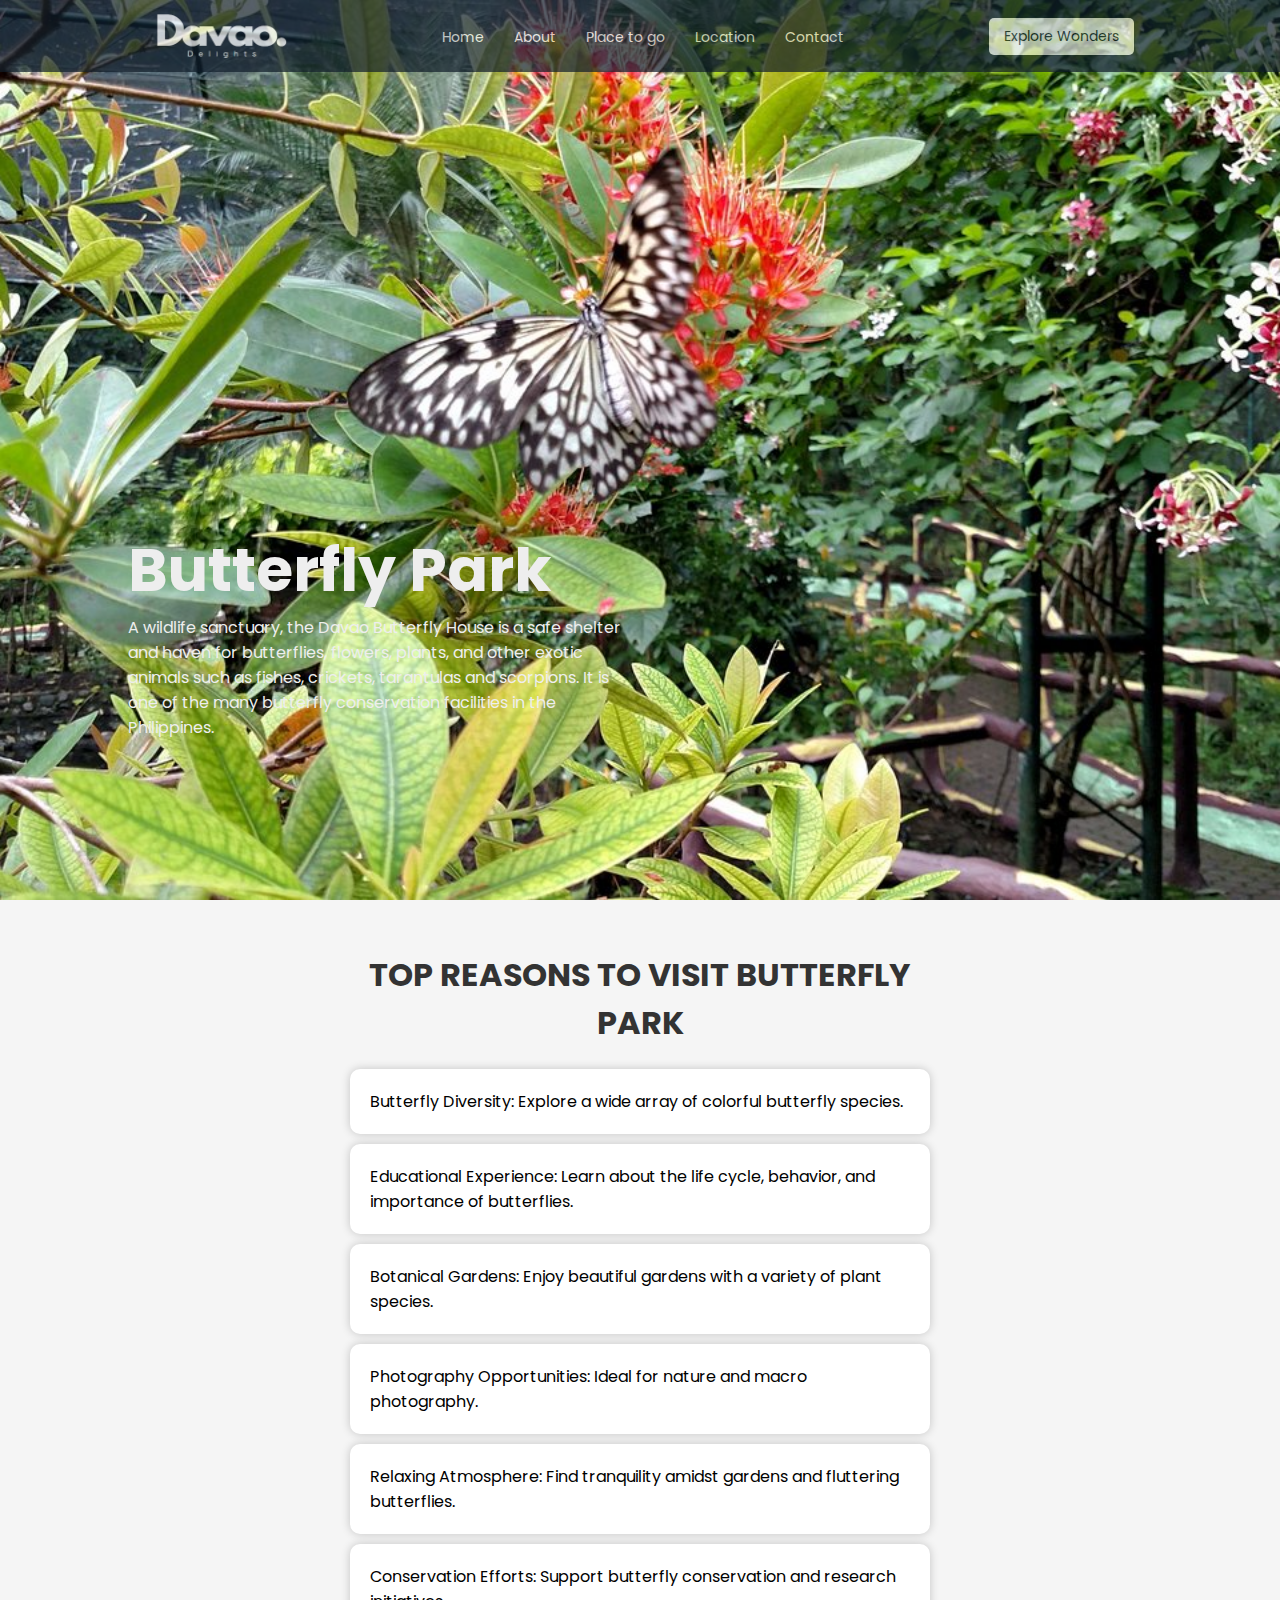
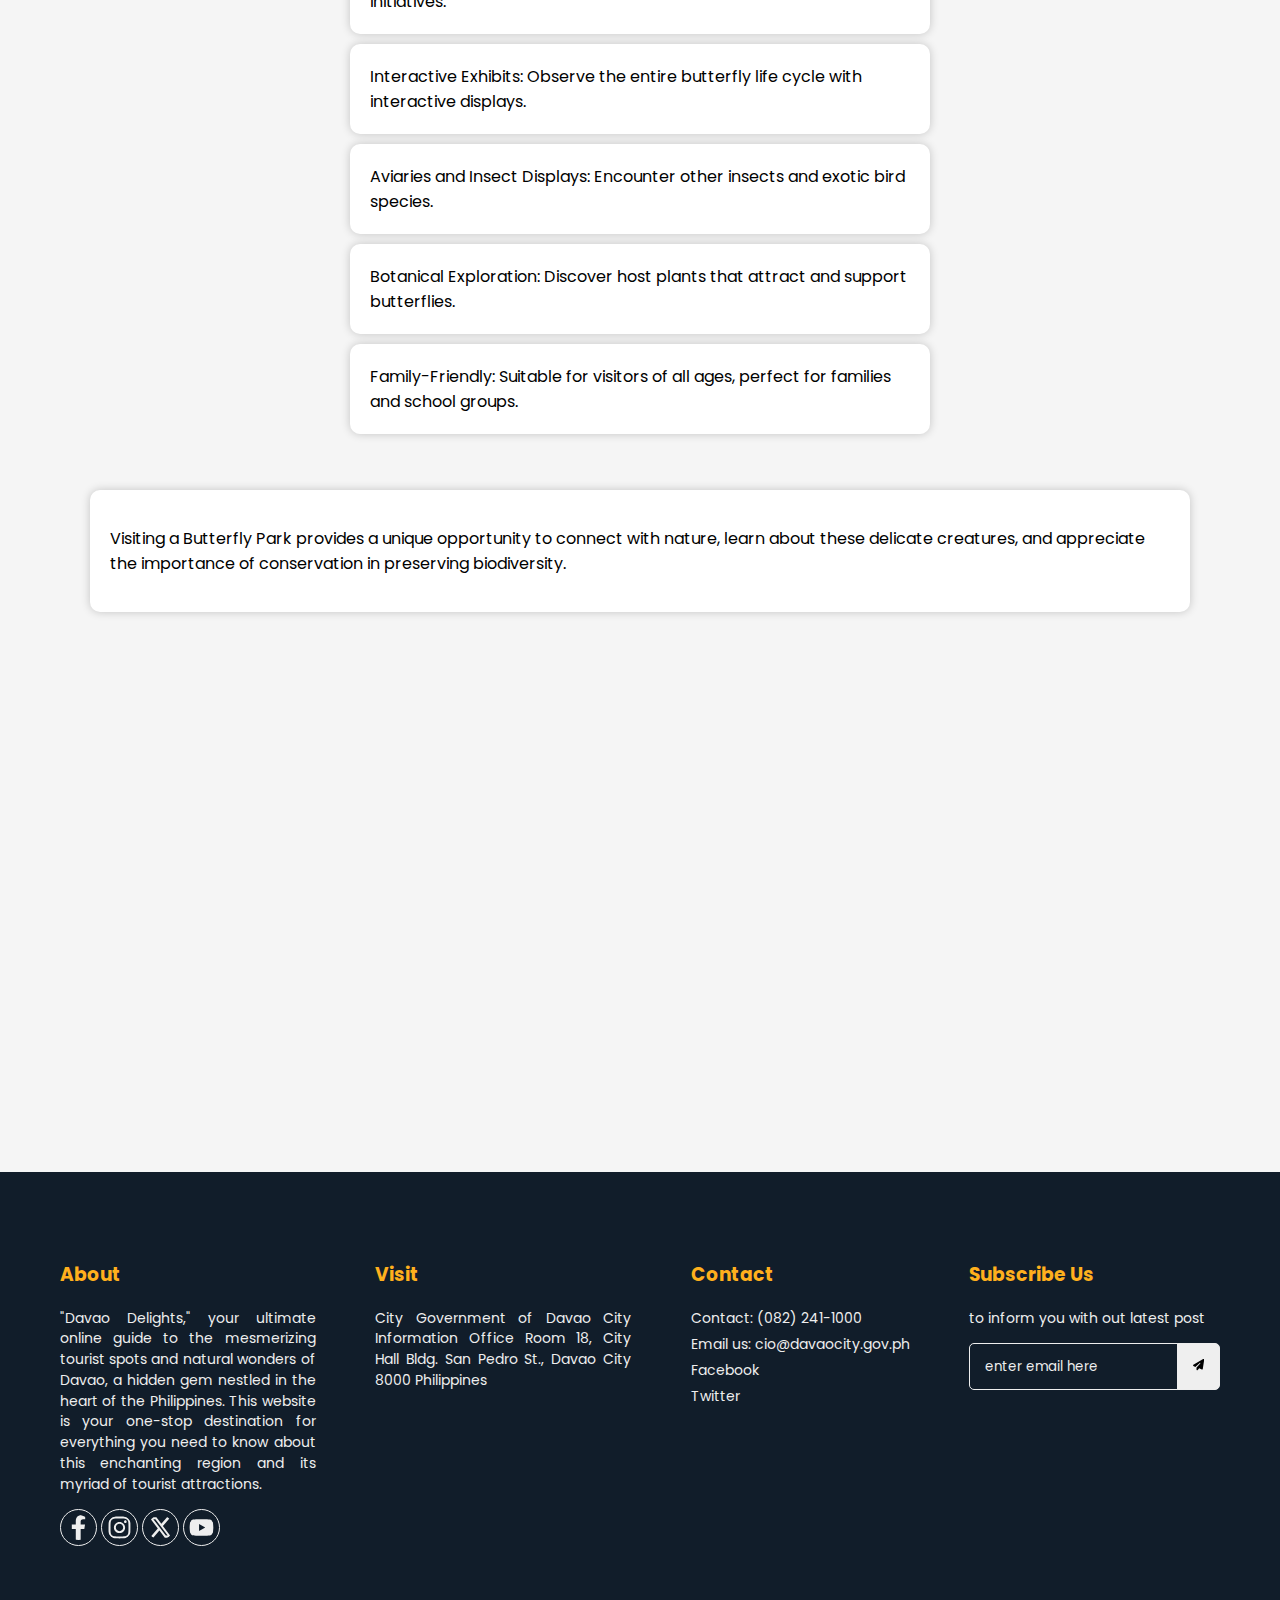
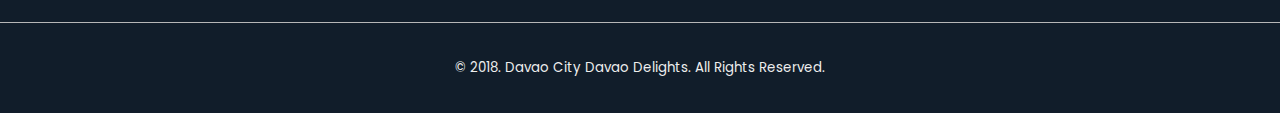
<file: components/butterfly.html>
<!DOCTYPE html>
<html lang="en">
<head>
    <meta charset="UTF-8">
    <meta name="viewport" content="width=device-width, initial-scale=1.0">
    <title>Davao Delights</title>
    <link rel="stylesheet" href="butterfly.css">
</head>
<body>
    <header>
        <nav>
            <img src="/img/logo.png" alt="logo">
            <ul>
                <li><a href="/index.html">Home</a></li>
                <li><a href="/index.html">About</a></li>
                <div class="dropdown">
                    <li>
                        <a href="#">Place to go</a>
                        <div class="dropdown-content">
                            <div>
                                <a href="/components/mountapo.html">Mount Apo</a>
                            </div>
                            <div>
                                <a href="/components/samal.html">Samal Island</a>
                            </div>
                            <div>
                                <a href="/components/dahican.html">Dahican Beach</a>
                            </div>
                            <div>
                                <a href="/components/dinosaur.html">Sleeping Dinosaur</a>
                            </div>
                            <div>
                                <a href="/components/riverfront.html">Riverfront Crocodile Park</a>
                            </div>
                            <div>
                                <a href="/components/tamayong.html">Tamayong Prayer Mountain</a>
                            </div>
                            <div>
                                <a href="/components/panas.html">Panas Falls</a>
                            </div>
                            <div>
                                <a href="/components/butterfly.html">Butterfly Park</a>
                            </div>
                            <div>
                                <a href="/components/japanese.html">Japanese Tunnel</a>
                            </div>
                            <div>
                                <a href="/components/eden.html">Eden Nature Park</a>
                            </div>
                            <div>
                                <a href="/components/eagle.html">Philippine Eagle Center</a>
                            </div>
                            <div>
                                <a href="/components/jack.html">Jack Ridge</a>
                            </div>
                            
                        </div>
                    </li>
                </div>
                <li><a href="/Ladingpage.html">Location</a></li>
                <li><a href="#footer">Contact</a></li>
            </ul>
            <button><a href="/components/explore.html">Explore Wonders</a></button>
        </nav>
    </header>

    <main class="child-cont">
        <div class="main-mother">
            <div class="main-cont">
                <h1>Butterfly Park</h1>
                <p>A wildlife sanctuary, the Davao Butterfly House is a safe shelter and haven for butterflies, flowers, plants, and other exotic animals such as fishes, crickets, tarantulas and scorpions. It is one of the many butterfly conservation facilities in the Philippines.</p>
            </div>
        </div>
    </main>
</section>

    <div class="all-contents">
        <section class="supporting">
            <div class="container">
                <h1>Top Reasons to Visit Butterfly Park</h1>
                <ul class="reasons-list">
                    <li>Butterfly Diversity: Explore a wide array of colorful butterfly species.</li>
                    <li>Educational Experience: Learn about the life cycle, behavior, and importance of butterflies.</li>
                    <li>Botanical Gardens: Enjoy beautiful gardens with a variety of plant species.</li>
                    <li>Photography Opportunities: Ideal for nature and macro photography.</li>
                    <li>Relaxing Atmosphere: Find tranquility amidst gardens and fluttering butterflies.</li>
                    <li>Conservation Efforts: Support butterfly conservation and research initiatives.</li>
                    <li>Interactive Exhibits: Observe the entire butterfly life cycle with interactive displays.</li>
                    <li>Aviaries and Insect Displays: Encounter other insects and exotic bird species.</li>
                    <li>Botanical Exploration: Discover host plants that attract and support butterflies.</li>
                    <li>Family-Friendly: Suitable for visitors of all ages, perfect for families and school groups.</li>
                </ul>
            </div>

            <div class="paragraph-box">
                <p>Visiting a Butterfly Park provides a unique opportunity to connect with nature, learn about these delicate creatures, and appreciate the importance of conservation in preserving biodiversity.</p>
            </div>
        </section>
    </div>

    <section id="location">
        <div class="location-iframe" style="width: 100%">
            <iframe width="100%" height="600" frameborder="0" scrolling="no" marginheight="0" marginwidth="0" src="https://maps.google.com/maps?width=100%25&amp;height=600&amp;hl=en&amp;q=butterfly%20garden%20davao+(My%20Business%20Name)&amp;t=&amp;z=14&amp;ie=UTF8&amp;iwloc=B&amp;output=embed"><a href="https://www.maps.ie/population/">Find Population on Map</a></iframe>
        </div>
    </section>

       <!-- Footer -->
       <footer id="footer">
        <div class="footer-contents">
            <div class="footer-title">
                <h3>About</h3>
                <p> "Davao Delights," your ultimate online guide to the mesmerizing tourist spots and natural wonders of Davao, a hidden gem nestled in the heart of the Philippines. This website is your one-stop destination for everything you need to know about this enchanting region and its myriad of tourist attractions. </p>
                <div class="icons">
                    <svg xmlns="http://www.w3.org/2000/svg" height="1em" viewBox="0 0 320 512">
                        <path d="M279.14 288l14.22-92.66h-88.91v-60.13c0-25.35 12.42-50.06 52.24-50.06h40.42V6.26S260.43 0 225.36 0c-73.22 0-121.08 44.38-121.08 124.72v70.62H22.89V288h81.39v224h100.17V288" fill="#eeeeee" />
                    </svg>
                    <svg xmlns="http://www.w3.org/2000/svg" height="1em" viewBox="0 0 448 512"><!--! Font Awesome Free 6.4.2 by @fontawesome - https://fontawesome.com License - https://fontawesome.com/license (Commercial License) Copyright 2023 Fonticons, Inc. -->
                        <path d="M224.1 141c-63.6 0-114.9 51.3-114.9 114.9s51.3 114.9 114.9 114.9S339 319.5 339 255.9 287.7 141 224.1 141zm0 189.6c-41.1 0-74.7-33.5-74.7-74.7s33.5-74.7 74.7-74.7 74.7 33.5 74.7 74.7-33.6 74.7-74.7 74.7zm146.4-194.3c0 14.9-12 26.8-26.8 26.8-14.9 0-26.8-12-26.8-26.8s12-26.8 26.8-26.8 26.8 12 26.8 26.8zm76.1 27.2c-1.7-35.9-9.9-67.7-36.2-93.9-26.2-26.2-58-34.4-93.9-36.2-37-2.1-147.9-2.1-184.9 0-35.8 1.7-67.6 9.9-93.9 36.1s-34.4 58-36.2 93.9c-2.1 37-2.1 147.9 0 184.9 1.7 35.9 9.9 67.7 36.2 93.9s58 34.4 93.9 36.2c37 2.1 147.9 2.1 184.9 0 35.9-1.7 67.7-9.9 93.9-36.2 26.2-26.2 34.4-58 36.2-93.9 2.1-37 2.1-147.8 0-184.8zM398.8 388c-7.8 19.6-22.9 34.7-42.6 42.6-29.5 11.7-99.5 9-132.1 9s-102.7 2.6-132.1-9c-19.6-7.8-34.7-22.9-42.6-42.6-11.7-29.5-9-99.5-9-132.1s-2.6-102.7 9-132.1c7.8-19.6 22.9-34.7 42.6-42.6 29.5-11.7 99.5-9 132.1-9s102.7-2.6 132.1 9c19.6 7.8 34.7 22.9 42.6 42.6 11.7 29.5 9 99.5 9 132.1s2.7 102.7-9 132.1z" fill="#eeeeee"/>
                    </svg>
                    <svg xmlns="http://www.w3.org/2000/svg" height="1em" viewBox="0 0 512 512">
                        <path d="M389.2 48h70.6L305.6 224.2 487 464H345L233.7 318.6 106.5 464H35.8L200.7 275.5 26.8 48H172.4L272.9 180.9 389.2 48zM364.4 421.8h39.1L151.1 88h-42L364.4 421.8" fill="#eeeeee" />
                    </svg>
                    <svg xmlns="http://www.w3.org/2000/svg" height="1em" viewBox="0 0 576 512">
                        <path d="M549.655 124.083c-6.281-23.65-24.787-42.276-48.284-48.597C458.781 64 288 64 288 64S117.22 64 74.629 75.486c-23.497 6.322-42.003 24.947-48.284 48.597-11.412 42.867-11.412 132.305-11.412 132.305s0 89.438 11.412 132.305c6.281 23.65 24.787 41.5 48.284 47.821C117.22 448 288 448 288 448s170.78 0 213.371-11.486c23.497-6.321 42.003-24.171 48.284-47.821 11.412-42.867 11.412-132.305 11.412-132.305s0-89.438-11.412-132.305zm-317.51 213.508V175.185l142.739 81.205-142.739 81.201" fill="#eeeeee" />
                    </svg>
                    
                </div>
            </div>
        
            <div class="visit">
                <h3>Visit</h3>
                <p>City Government of Davao
                City Information Office
                Room 18, City Hall Bldg.
                San Pedro St., Davao City
                8000 Philippines</p>
            </div>
        
            <div class="contact">
                <h3>Contact</h3>
                <ul>
                    <li>Contact: (082) 241-1000</li> 
                    <li>Email us: cio@davaocity.gov.ph</li>
                    <li><a href="#www.facebook.com/davaocityreports">Facebook</a></li>
                    <li><a href="#www.facebook.com/davaocityreports">Twitter</a></li>
                </ul>
            </div>
        
            <div class="contact">
                <h3>Subscribe Us</h3>
                <p>to inform you with out latest post</p>
                <form class="inputs">
                    <input type="email" id="email" name="email" placeholder="enter email here" required>
                    <button><svg xmlns="http://www.w3.org/2000/svg" height="0.7rem" viewBox="0 0 512 512"><!--! Font Awesome Free 6.4.2 by @fontawesome - https://fontawesome.com License - https://fontawesome.com/license (Commercial License) Copyright 2023 Fonticons, Inc. --><path d="M498.1 5.6c10.1 7 15.4 19.1 13.5 31.2l-64 416c-1.5 9.7-7.4 18.2-16 23s-18.9 5.4-28 1.6L284 427.7l-68.5 74.1c-8.9 9.7-22.9 12.9-35.2 8.1S160 493.2 160 480V396.4c0-4 1.5-7.8 4.2-10.7L331.8 202.8c5.8-6.3 5.6-16-.4-22s-15.7-6.4-22-.7L106 360.8 17.7 316.6C7.1 311.3 .3 300.7 0 288.9s5.9-22.8 16.1-28.7l448-256c10.7-6.1 23.9-5.5 34 1.4z"/></svg></button>
                </form>
            </div>
        </div>
    </footer>
        
        <div class="lis">
        <small>© 2018. Davao City Davao Delights. All Rights Reserved.</small>
        </div>			

            <script src="/script.js"></script>
</body>
</html>
</file>
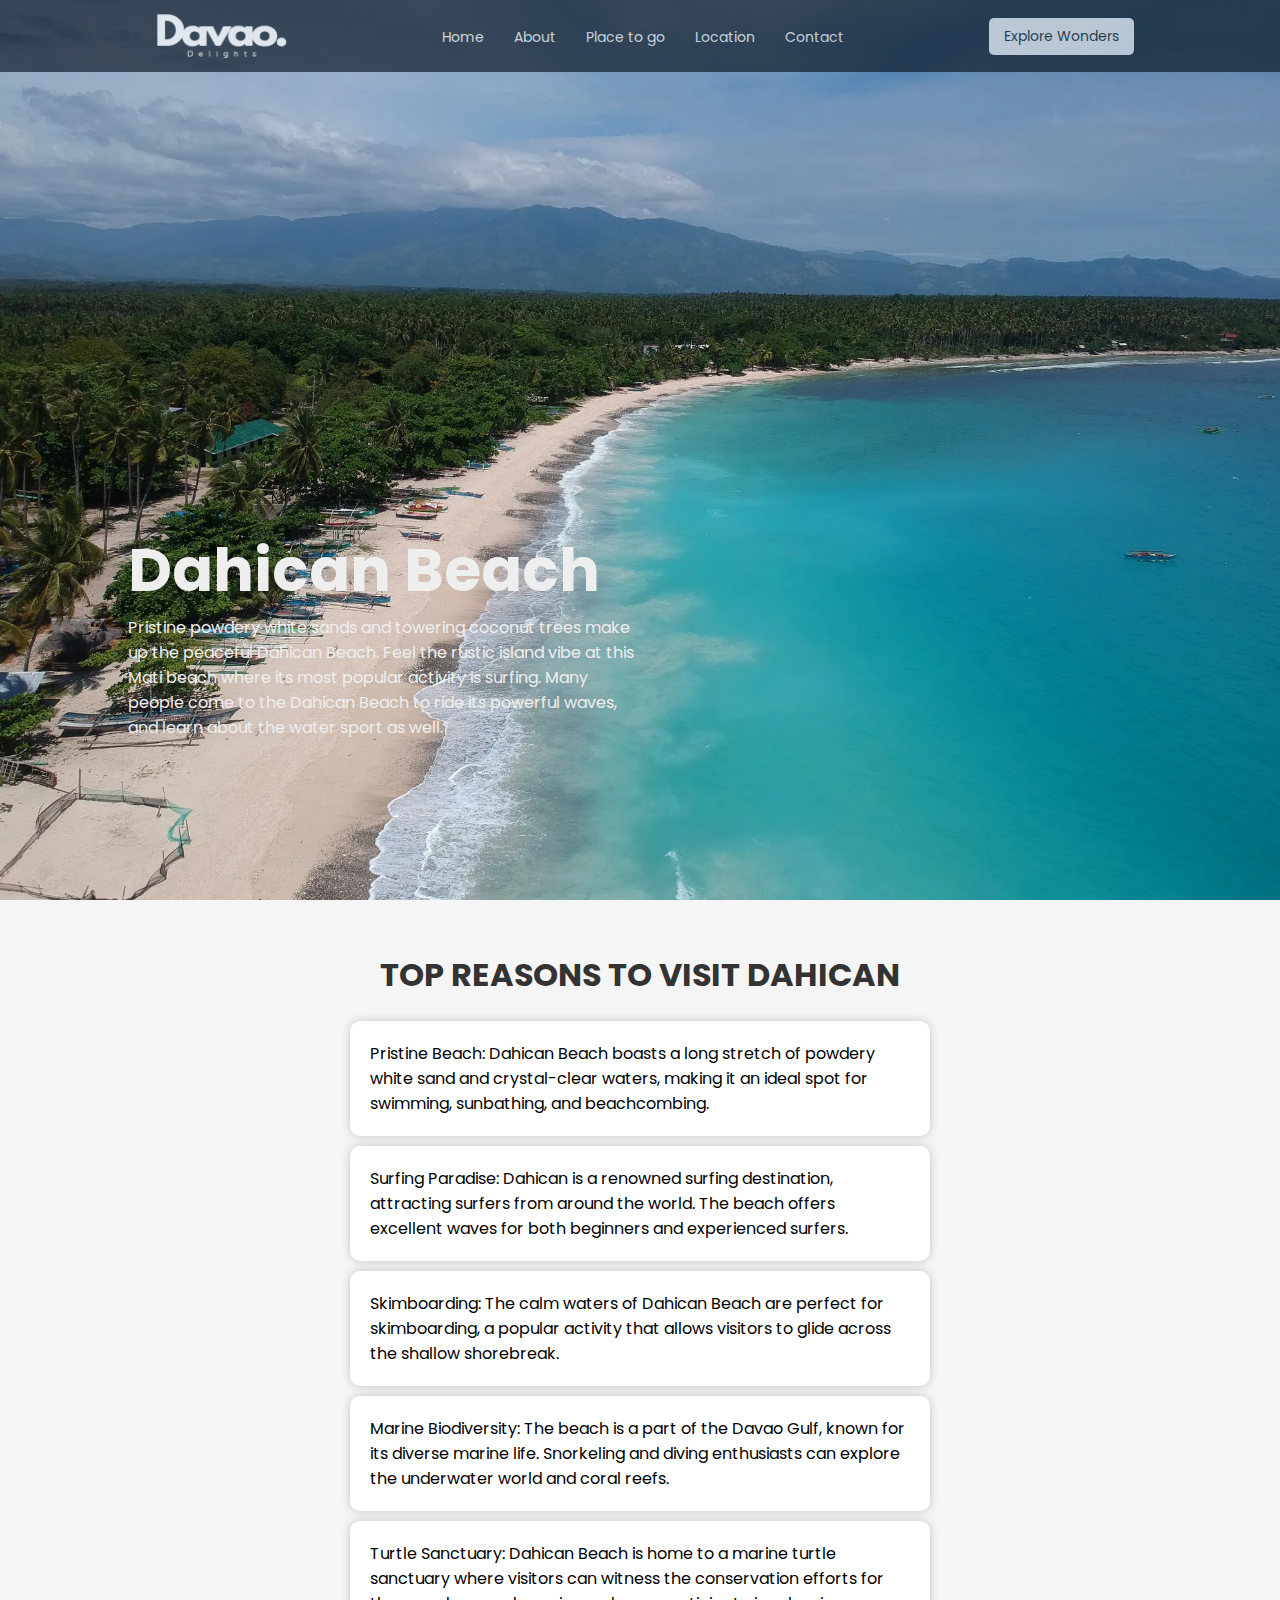
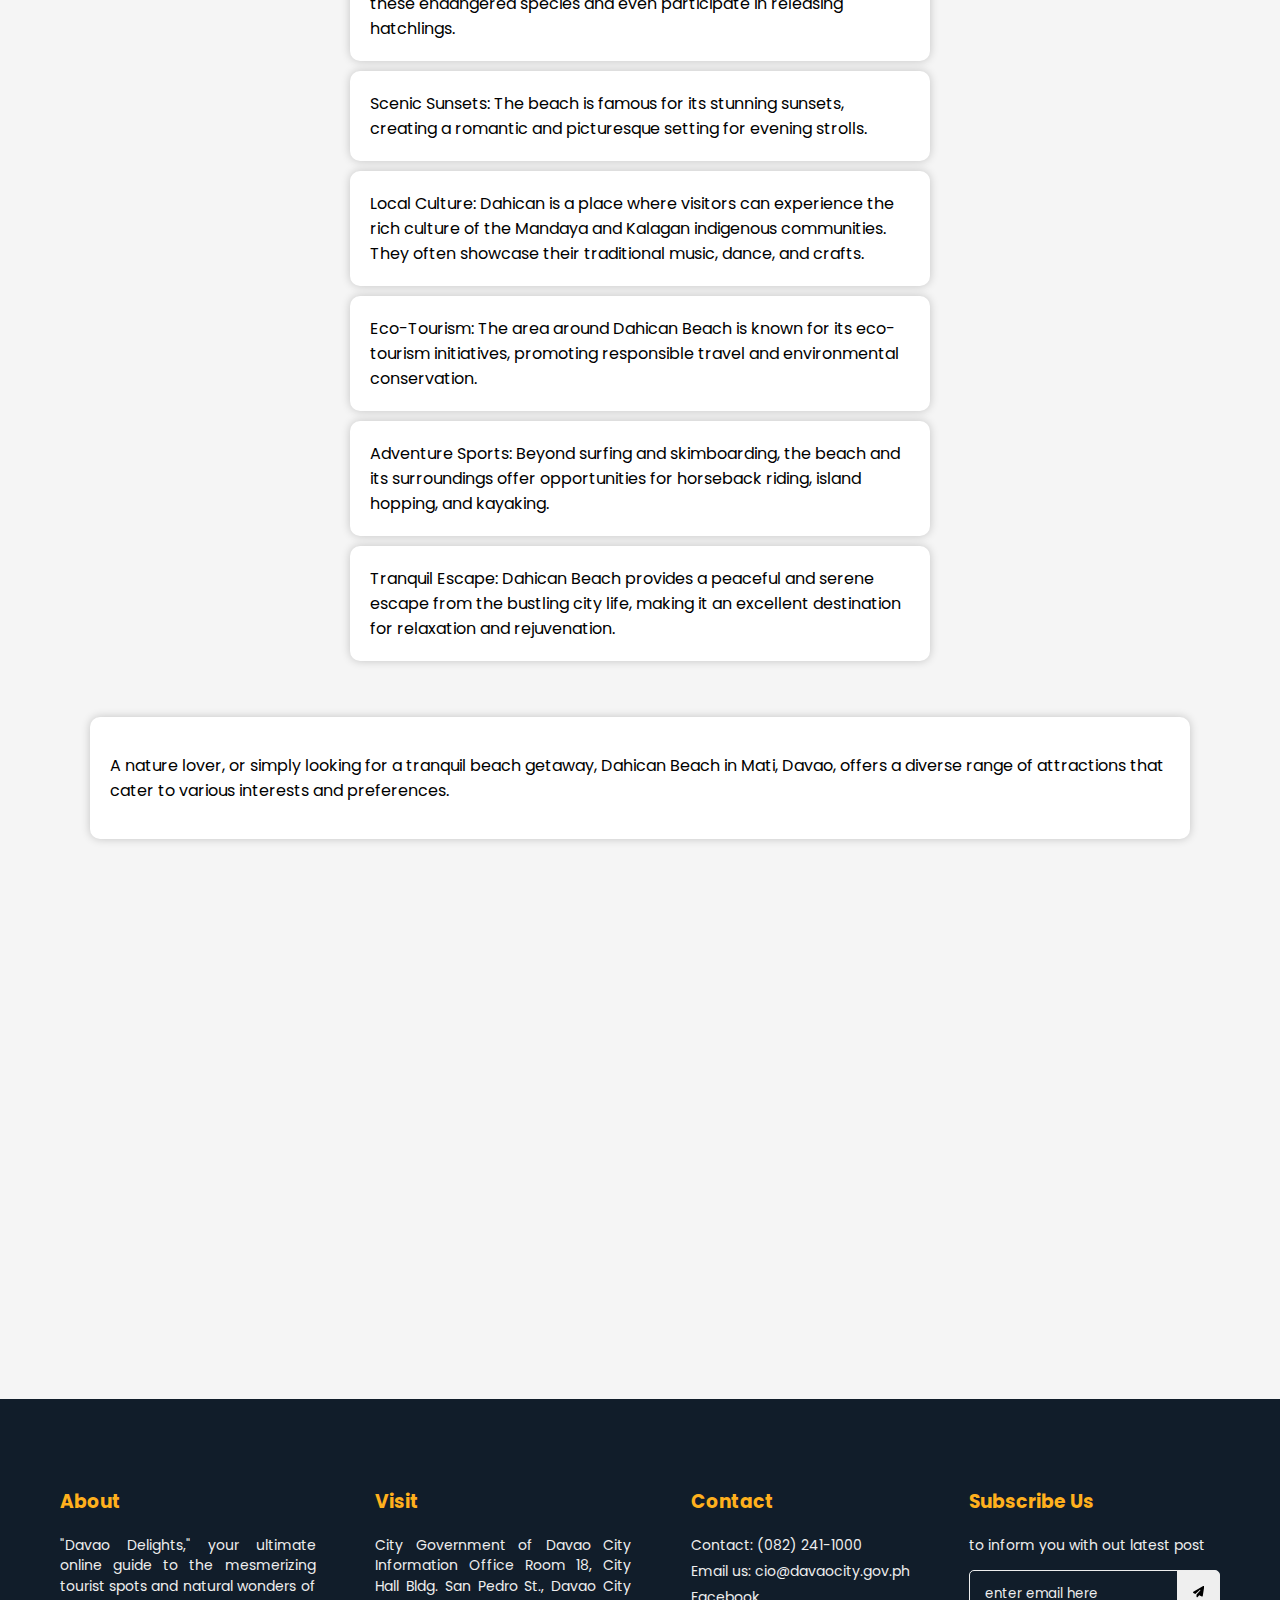
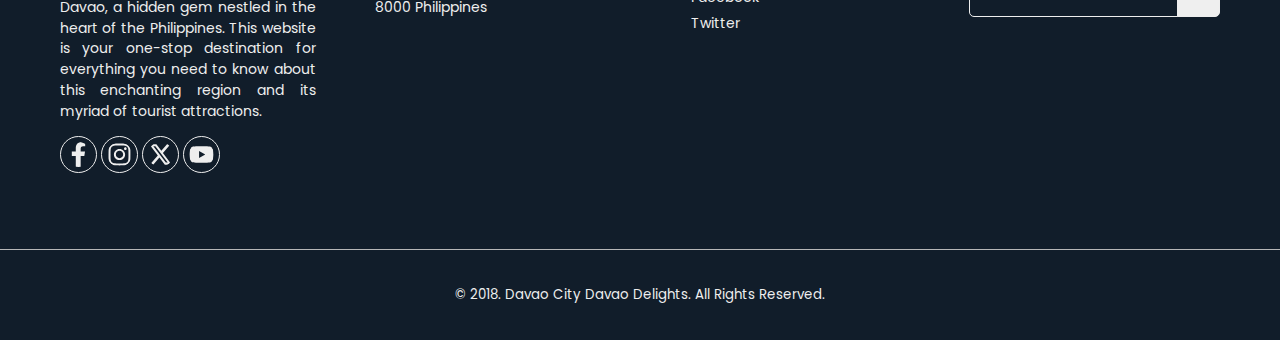
<file: components/dahican.html>
<!DOCTYPE html>
<html lang="en">
<head>
    <meta charset="UTF-8">
    <meta name="viewport" content="width=device-width, initial-scale=1.0">
    <title>Davao Delights</title>
    <link rel="stylesheet" href="dahican.css">
</head>
<body>
    <header>
        <nav>
            <img src="/img/logo.png" alt="logo">
            <ul>
                <li><a href="/index.html">Home</a></li>
                <li><a href="/index.html">About</a></li>
                <div class="dropdown">
                    <li>
                        <a href="#">Place to go</a>
                        <div class="dropdown-content">
                            <div>
                                <a href="/components/mountapo.html">Mount Apo</a>
                            </div>
                            <div>
                                <a href="/components/samal.html">Samal Island</a>
                            </div>
                            <div>
                                <a href="/components/dahican.html">Dahican Beach</a>
                            </div>
                            <div>
                                <a href="/components/dinosaur.html">Sleeping Dinosaur</a>
                            </div>
                            <div>
                                <a href="/components/riverfront.html">Riverfront Crocodile Park</a>
                            </div>
                            <div>
                                <a href="/components/tamayong.html">Tamayong Prayer Mountain</a>
                            </div>
                            <div>
                                <a href="/components/panas.html">Panas Falls</a>
                            </div>
                            <div>
                                <a href="/components/butterfly.html">Butterfly Park</a>
                            </div>
                            <div>
                                <a href="/components/japanese.html">Japanese Tunnel</a>
                            </div>
                            <div>
                                <a href="/components/eden.html">Eden Nature Park</a>
                            </div>
                            <div>
                                <a href="/components/eagle.html">Philippine Eagle Center</a>
                            </div>
                            <div>
                                <a href="/components/jack.html">Jack Ridge</a>
                            </div>
                            
                        </div>
                    </li>
                </div>
                <li><a href="/Ladingpage.html">Location</a></li>
                <li><a href="#footer">Contact</a></li>
            </ul>
            <button><a href="/components/explore.html">Explore Wonders</a></button>
        </nav>
    </header>

    <main class="child-cont">
        <div class="main-mother">
            <div class="main-cont">
                <h1>Dahican Beach</h1>
                <p>Pristine powdery white sands and towering coconut trees make up the peaceful Dahican Beach. Feel the rustic island vibe at this Mati beach where its most popular activity is surfing. Many people come to the Dahican Beach to ride its powerful waves, and learn about the water sport as well.</p>
            </div>
        </div>
    </main>
</section>

    <div class="all-contents">
        <section class="supporting">
            <div class="container">
                <h1>Top Reasons to Visit Dahican</h1>
                <ul class="reasons-list">
                        <li>Pristine Beach: Dahican Beach boasts a long stretch of powdery white sand and crystal-clear waters, making it an ideal spot for swimming, sunbathing, and beachcombing.</li>
                        <li>Surfing Paradise: Dahican is a renowned surfing destination, attracting surfers from around the world. The beach offers excellent waves for both beginners and experienced surfers.</li>
                        <li>Skimboarding: The calm waters of Dahican Beach are perfect for skimboarding, a popular activity that allows visitors to glide across the shallow shorebreak.</li>
                        <li>Marine Biodiversity: The beach is a part of the Davao Gulf, known for its diverse marine life. Snorkeling and diving enthusiasts can explore the underwater world and coral reefs.</li>
                        <li>Turtle Sanctuary: Dahican Beach is home to a marine turtle sanctuary where visitors can witness the conservation efforts for these endangered species and even participate in releasing hatchlings.</li>
                        <li>Scenic Sunsets: The beach is famous for its stunning sunsets, creating a romantic and picturesque setting for evening strolls.</li>
                        <li>Local Culture: Dahican is a place where visitors can experience the rich culture of the Mandaya and Kalagan indigenous communities. They often showcase their traditional music, dance, and crafts.</li>
                        <li>Eco-Tourism: The area around Dahican Beach is known for its eco-tourism initiatives, promoting responsible travel and environmental conservation.</li>
                        <li>Adventure Sports: Beyond surfing and skimboarding, the beach and its surroundings offer opportunities for horseback riding, island hopping, and kayaking.</li>
                        <li>Tranquil Escape: Dahican Beach provides a peaceful and serene escape from the bustling city life, making it an excellent destination for relaxation and rejuvenation.</li>
                </ul>
            </div>

            <div class="paragraph-box">
                <p>A nature lover, or simply looking for a tranquil beach getaway, Dahican Beach in Mati, Davao, offers a diverse range of attractions that cater to various interests and preferences.</p>
            </div>
        </section>
    </div>

    <section id="location">
        <div class="location-iframe" style="width: 100%">
            <iframe width="100%" height="600" frameborder="0" scrolling="no" marginheight="0" marginwidth="0" src="https://maps.google.com/maps?width=100%25&amp;height=600&amp;hl=en&amp;q=dahican+(My%20Business%20Name)&amp;t=&amp;z=14&amp;ie=UTF8&amp;iwloc=B&amp;output=embed"><a href="https://www.maps.ie/population/">Find Population on Map</a></iframe>
        </div>
    </section>

       <!-- Footer -->
       <footer id="footer">
        <div class="footer-contents">
            <div class="footer-title">
                <h3>About</h3>
                <p> "Davao Delights," your ultimate online guide to the mesmerizing tourist spots and natural wonders of Davao, a hidden gem nestled in the heart of the Philippines. This website is your one-stop destination for everything you need to know about this enchanting region and its myriad of tourist attractions. </p>
                <div class="icons">
                    <svg xmlns="http://www.w3.org/2000/svg" height="1em" viewBox="0 0 320 512">
                        <path d="M279.14 288l14.22-92.66h-88.91v-60.13c0-25.35 12.42-50.06 52.24-50.06h40.42V6.26S260.43 0 225.36 0c-73.22 0-121.08 44.38-121.08 124.72v70.62H22.89V288h81.39v224h100.17V288" fill="#eeeeee" />
                    </svg>
                    <svg xmlns="http://www.w3.org/2000/svg" height="1em" viewBox="0 0 448 512"><!--! Font Awesome Free 6.4.2 by @fontawesome - https://fontawesome.com License - https://fontawesome.com/license (Commercial License) Copyright 2023 Fonticons, Inc. -->
                        <path d="M224.1 141c-63.6 0-114.9 51.3-114.9 114.9s51.3 114.9 114.9 114.9S339 319.5 339 255.9 287.7 141 224.1 141zm0 189.6c-41.1 0-74.7-33.5-74.7-74.7s33.5-74.7 74.7-74.7 74.7 33.5 74.7 74.7-33.6 74.7-74.7 74.7zm146.4-194.3c0 14.9-12 26.8-26.8 26.8-14.9 0-26.8-12-26.8-26.8s12-26.8 26.8-26.8 26.8 12 26.8 26.8zm76.1 27.2c-1.7-35.9-9.9-67.7-36.2-93.9-26.2-26.2-58-34.4-93.9-36.2-37-2.1-147.9-2.1-184.9 0-35.8 1.7-67.6 9.9-93.9 36.1s-34.4 58-36.2 93.9c-2.1 37-2.1 147.9 0 184.9 1.7 35.9 9.9 67.7 36.2 93.9s58 34.4 93.9 36.2c37 2.1 147.9 2.1 184.9 0 35.9-1.7 67.7-9.9 93.9-36.2 26.2-26.2 34.4-58 36.2-93.9 2.1-37 2.1-147.8 0-184.8zM398.8 388c-7.8 19.6-22.9 34.7-42.6 42.6-29.5 11.7-99.5 9-132.1 9s-102.7 2.6-132.1-9c-19.6-7.8-34.7-22.9-42.6-42.6-11.7-29.5-9-99.5-9-132.1s-2.6-102.7 9-132.1c7.8-19.6 22.9-34.7 42.6-42.6 29.5-11.7 99.5-9 132.1-9s102.7-2.6 132.1 9c19.6 7.8 34.7 22.9 42.6 42.6 11.7 29.5 9 99.5 9 132.1s2.7 102.7-9 132.1z" fill="#eeeeee"/>
                    </svg>
                    <svg xmlns="http://www.w3.org/2000/svg" height="1em" viewBox="0 0 512 512">
                        <path d="M389.2 48h70.6L305.6 224.2 487 464H345L233.7 318.6 106.5 464H35.8L200.7 275.5 26.8 48H172.4L272.9 180.9 389.2 48zM364.4 421.8h39.1L151.1 88h-42L364.4 421.8" fill="#eeeeee" />
                    </svg>
                    <svg xmlns="http://www.w3.org/2000/svg" height="1em" viewBox="0 0 576 512">
                        <path d="M549.655 124.083c-6.281-23.65-24.787-42.276-48.284-48.597C458.781 64 288 64 288 64S117.22 64 74.629 75.486c-23.497 6.322-42.003 24.947-48.284 48.597-11.412 42.867-11.412 132.305-11.412 132.305s0 89.438 11.412 132.305c6.281 23.65 24.787 41.5 48.284 47.821C117.22 448 288 448 288 448s170.78 0 213.371-11.486c23.497-6.321 42.003-24.171 48.284-47.821 11.412-42.867 11.412-132.305 11.412-132.305s0-89.438-11.412-132.305zm-317.51 213.508V175.185l142.739 81.205-142.739 81.201" fill="#eeeeee" />
                    </svg>
                    
                </div>
            </div>
        
            <div class="visit">
                <h3>Visit</h3>
                <p>City Government of Davao
                City Information Office
                Room 18, City Hall Bldg.
                San Pedro St., Davao City
                8000 Philippines</p>
            </div>
        
            <div class="contact">
                <h3>Contact</h3>
                <ul>
                    <li>Contact: (082) 241-1000</li> 
                    <li>Email us: cio@davaocity.gov.ph</li>
                    <li><a href="#www.facebook.com/davaocityreports">Facebook</a></li>
                    <li><a href="#www.facebook.com/davaocityreports">Twitter</a></li>
                </ul>
            </div>
        
            <div class="contact">
                <h3>Subscribe Us</h3>
                <p>to inform you with out latest post</p>
                <form class="inputs">
                    <input type="email" id="email" name="email" placeholder="enter email here" required>
                    <button><svg xmlns="http://www.w3.org/2000/svg" height="0.7rem" viewBox="0 0 512 512"><!--! Font Awesome Free 6.4.2 by @fontawesome - https://fontawesome.com License - https://fontawesome.com/license (Commercial License) Copyright 2023 Fonticons, Inc. --><path d="M498.1 5.6c10.1 7 15.4 19.1 13.5 31.2l-64 416c-1.5 9.7-7.4 18.2-16 23s-18.9 5.4-28 1.6L284 427.7l-68.5 74.1c-8.9 9.7-22.9 12.9-35.2 8.1S160 493.2 160 480V396.4c0-4 1.5-7.8 4.2-10.7L331.8 202.8c5.8-6.3 5.6-16-.4-22s-15.7-6.4-22-.7L106 360.8 17.7 316.6C7.1 311.3 .3 300.7 0 288.9s5.9-22.8 16.1-28.7l448-256c10.7-6.1 23.9-5.5 34 1.4z"/></svg></button>
                </form>
            </div>
        </div>
    </footer>
        
        <div class="lis">
        <small>© 2018. Davao City Davao Delights. All Rights Reserved.</small>
        </div>		

            <script src="/script.js"></script>
</body>
</html>
</file>
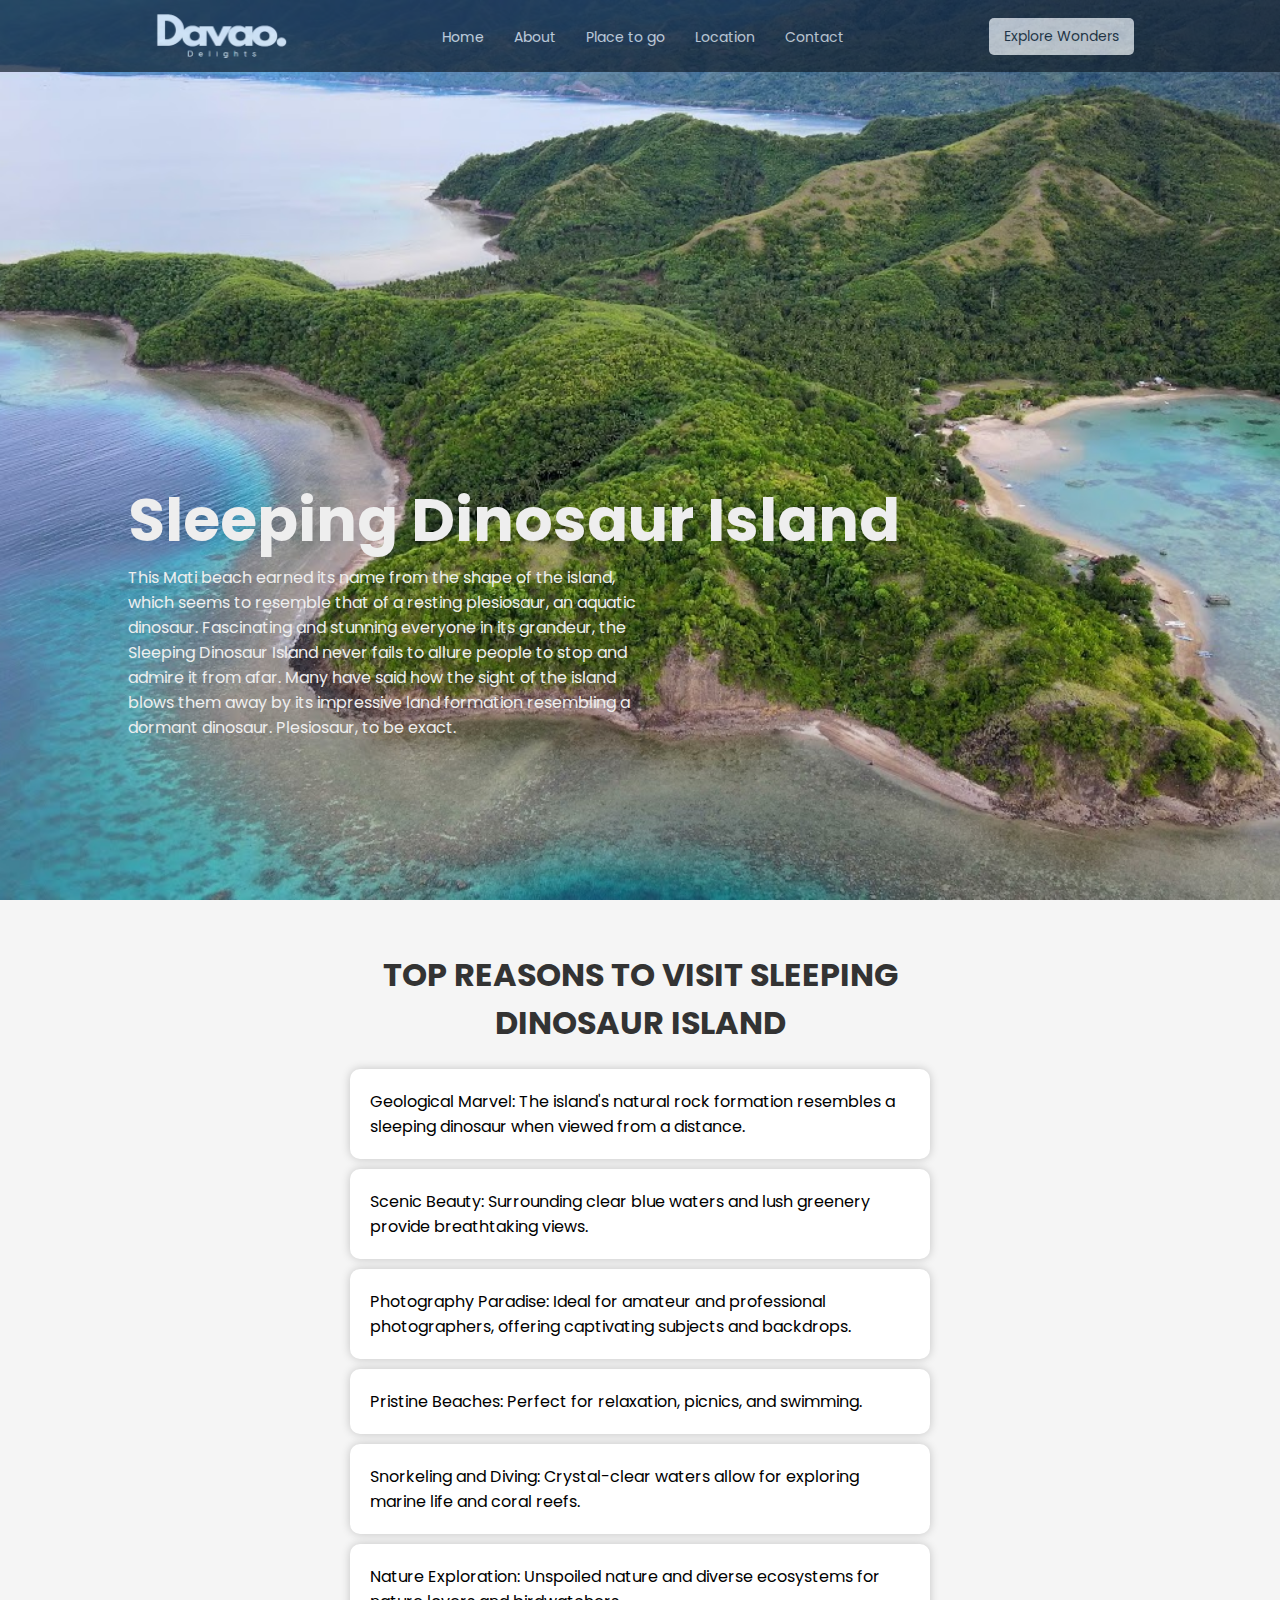
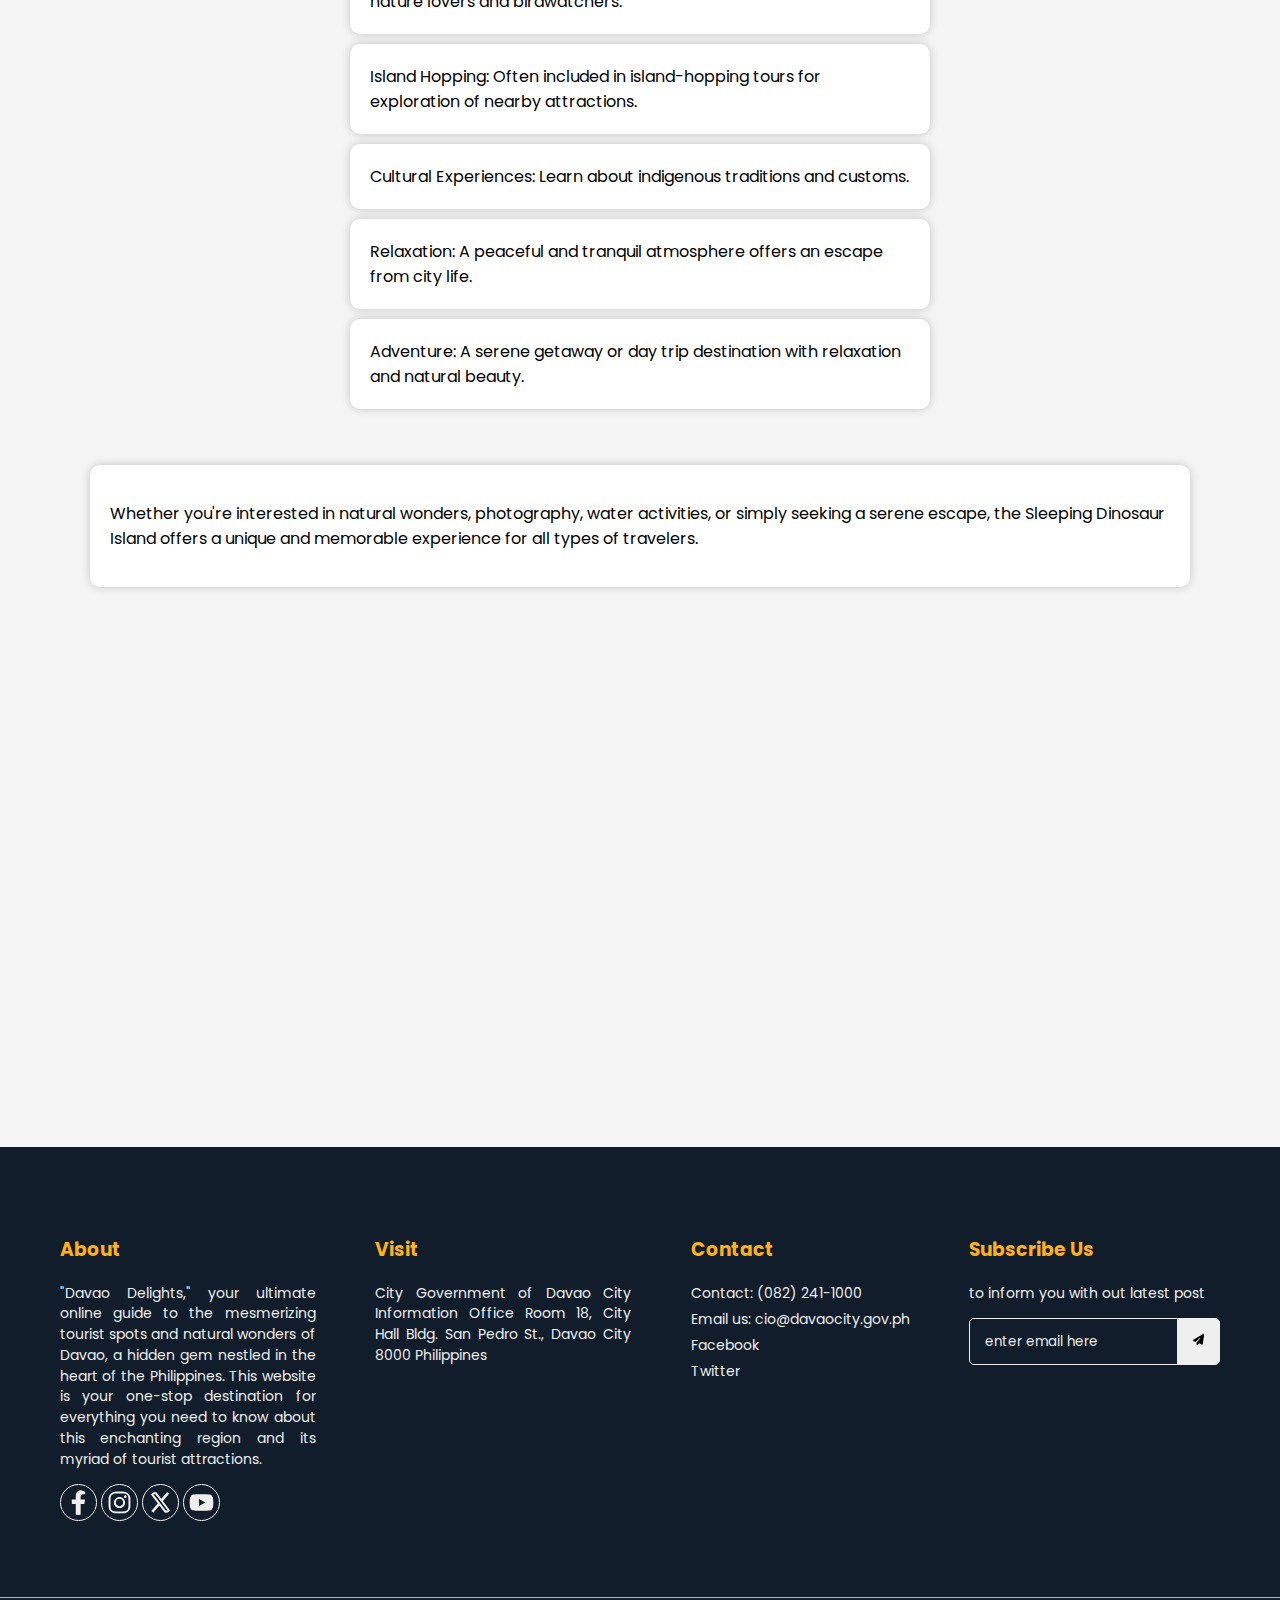
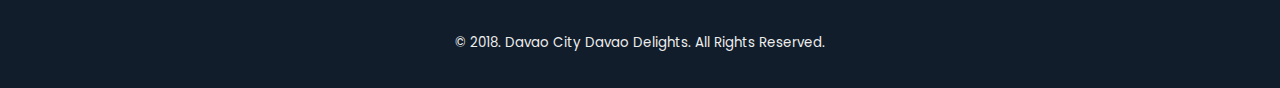
<file: components/dinosaur.html>
<!DOCTYPE html>
<html lang="en">
<head>
    <meta charset="UTF-8">
    <meta name="viewport" content="width=device-width, initial-scale=1.0">
    <title>Davao Delights</title>
    <link rel="stylesheet" href="dinosaur.css">
</head>
<body>
    <header>
        <nav>
            <img src="/img/logo.png" alt="logo">
            <ul>
                <li><a href="/index.html">Home</a></li>
                <li><a href="/index.html">About</a></li>
                <div class="dropdown">
                    <li>
                        <a href="#">Place to go</a>
                        <div class="dropdown-content">
                            <div>
                                <a href="/components/mountapo.html">Mount Apo</a>
                            </div>
                            <div>
                                <a href="/components/samal.html">Samal Island</a>
                            </div>
                            <div>
                                <a href="/components/dahican.html">Dahican Beach</a>
                            </div>
                            <div>
                                <a href="/components/dinosaur.html">Sleeping Dinosaur</a>
                            </div>
                            <div>
                                <a href="/components/riverfront.html">Riverfront Crocodile Park</a>
                            </div>
                            <div>
                                <a href="/components/tamayong.html">Tamayong Prayer Mountain</a>
                            </div>
                            <div>
                                <a href="/components/panas.html">Panas Falls</a>
                            </div>
                            <div>
                                <a href="/components/butterfly.html">Butterfly Park</a>
                            </div>
                            <div>
                                <a href="/components/japanese.html">Japanese Tunnel</a>
                            </div>
                            <div>
                                <a href="/components/eden.html">Eden Nature Park</a>
                            </div>
                            <div>
                                <a href="/components/eagle.html">Philippine Eagle Center</a>
                            </div>
                            <div>
                                <a href="/components/jack.html">Jack Ridge</a>
                            </div>
                            
                        </div>
                    </li>
                </div>
                <li><a href="/Ladingpage.html">Location</a></li>
                <li><a href="#footer">Contact</a></li>
            </ul>
            <button><a href="/components/explore.html">Explore Wonders</a></button>
        </nav>
    </header>

    <main class="child-cont">
        <div class="main-mother">
            <div class="main-cont">
                <h1>Sleeping Dinosaur Island</h1>
                <p>This Mati beach earned its name from the shape of the island, which seems to resemble that of a resting plesiosaur, an aquatic dinosaur. Fascinating and stunning everyone in its grandeur, the Sleeping Dinosaur Island never fails to allure people to stop and admire it from afar. Many have said how the sight of the island blows them away by its impressive land formation resembling a dormant dinosaur. Plesiosaur, to be exact.</p>
            </div>
        </div>
    </main>
</section>

    <div class="all-contents">
        <section class="supporting">
            <div class="container">
                <h1>Top Reasons to Visit Sleeping Dinosaur Island</h1>
                <ul class="reasons-list">
                    <li>Geological Marvel: The island's natural rock formation resembles a sleeping dinosaur when viewed from a distance.</li>
            <li>Scenic Beauty: Surrounding clear blue waters and lush greenery provide breathtaking views.</li>
            <li>Photography Paradise: Ideal for amateur and professional photographers, offering captivating subjects and backdrops.</li>
            <li>Pristine Beaches: Perfect for relaxation, picnics, and swimming.</li>
            <li>Snorkeling and Diving: Crystal-clear waters allow for exploring marine life and coral reefs.</li>
            <li>Nature Exploration: Unspoiled nature and diverse ecosystems for nature lovers and birdwatchers.</li>
            <li>Island Hopping: Often included in island-hopping tours for exploration of nearby attractions.</li>
            <li>Cultural Experiences: Learn about indigenous traditions and customs.</li>
            <li>Relaxation: A peaceful and tranquil atmosphere offers an escape from city life.</li>
            <li>Adventure: A serene getaway or day trip destination with relaxation and natural beauty.</li>
                </ul>
            </div>

            <div class="paragraph-box">
                <p>Whether you're interested in natural wonders, photography, water activities, or simply seeking a serene escape, the Sleeping Dinosaur Island offers a unique and memorable experience for all types of travelers.</p>
            </div>
        </section>
    </div>

    <section id="location">
        <div class="location-iframe" style="width: 100%">
            <iframe width="100%" height="600" frameborder="0" scrolling="no" marginheight="0" marginwidth="0" src="https://maps.google.com/maps?width=100%25&amp;height=600&amp;hl=en&amp;q=dinosaur%20island%20davao+(My%20Business%20Name)&amp;t=&amp;z=14&amp;ie=UTF8&amp;iwloc=B&amp;output=embed"><a href="https://www.maps.ie/population/">Find Population on Map</a></iframe>
        </div>
    </section>

       <!-- Footer -->
       <footer id="footer">
        <div class="footer-contents">
            <div class="footer-title">
                <h3>About</h3>
                <p> "Davao Delights," your ultimate online guide to the mesmerizing tourist spots and natural wonders of Davao, a hidden gem nestled in the heart of the Philippines. This website is your one-stop destination for everything you need to know about this enchanting region and its myriad of tourist attractions. </p>
                <div class="icons">
                    <svg xmlns="http://www.w3.org/2000/svg" height="1em" viewBox="0 0 320 512">
                        <path d="M279.14 288l14.22-92.66h-88.91v-60.13c0-25.35 12.42-50.06 52.24-50.06h40.42V6.26S260.43 0 225.36 0c-73.22 0-121.08 44.38-121.08 124.72v70.62H22.89V288h81.39v224h100.17V288" fill="#eeeeee" />
                    </svg>
                    <svg xmlns="http://www.w3.org/2000/svg" height="1em" viewBox="0 0 448 512"><!--! Font Awesome Free 6.4.2 by @fontawesome - https://fontawesome.com License - https://fontawesome.com/license (Commercial License) Copyright 2023 Fonticons, Inc. -->
                        <path d="M224.1 141c-63.6 0-114.9 51.3-114.9 114.9s51.3 114.9 114.9 114.9S339 319.5 339 255.9 287.7 141 224.1 141zm0 189.6c-41.1 0-74.7-33.5-74.7-74.7s33.5-74.7 74.7-74.7 74.7 33.5 74.7 74.7-33.6 74.7-74.7 74.7zm146.4-194.3c0 14.9-12 26.8-26.8 26.8-14.9 0-26.8-12-26.8-26.8s12-26.8 26.8-26.8 26.8 12 26.8 26.8zm76.1 27.2c-1.7-35.9-9.9-67.7-36.2-93.9-26.2-26.2-58-34.4-93.9-36.2-37-2.1-147.9-2.1-184.9 0-35.8 1.7-67.6 9.9-93.9 36.1s-34.4 58-36.2 93.9c-2.1 37-2.1 147.9 0 184.9 1.7 35.9 9.9 67.7 36.2 93.9s58 34.4 93.9 36.2c37 2.1 147.9 2.1 184.9 0 35.9-1.7 67.7-9.9 93.9-36.2 26.2-26.2 34.4-58 36.2-93.9 2.1-37 2.1-147.8 0-184.8zM398.8 388c-7.8 19.6-22.9 34.7-42.6 42.6-29.5 11.7-99.5 9-132.1 9s-102.7 2.6-132.1-9c-19.6-7.8-34.7-22.9-42.6-42.6-11.7-29.5-9-99.5-9-132.1s-2.6-102.7 9-132.1c7.8-19.6 22.9-34.7 42.6-42.6 29.5-11.7 99.5-9 132.1-9s102.7-2.6 132.1 9c19.6 7.8 34.7 22.9 42.6 42.6 11.7 29.5 9 99.5 9 132.1s2.7 102.7-9 132.1z" fill="#eeeeee"/>
                    </svg>
                    <svg xmlns="http://www.w3.org/2000/svg" height="1em" viewBox="0 0 512 512">
                        <path d="M389.2 48h70.6L305.6 224.2 487 464H345L233.7 318.6 106.5 464H35.8L200.7 275.5 26.8 48H172.4L272.9 180.9 389.2 48zM364.4 421.8h39.1L151.1 88h-42L364.4 421.8" fill="#eeeeee" />
                    </svg>
                    <svg xmlns="http://www.w3.org/2000/svg" height="1em" viewBox="0 0 576 512">
                        <path d="M549.655 124.083c-6.281-23.65-24.787-42.276-48.284-48.597C458.781 64 288 64 288 64S117.22 64 74.629 75.486c-23.497 6.322-42.003 24.947-48.284 48.597-11.412 42.867-11.412 132.305-11.412 132.305s0 89.438 11.412 132.305c6.281 23.65 24.787 41.5 48.284 47.821C117.22 448 288 448 288 448s170.78 0 213.371-11.486c23.497-6.321 42.003-24.171 48.284-47.821 11.412-42.867 11.412-132.305 11.412-132.305s0-89.438-11.412-132.305zm-317.51 213.508V175.185l142.739 81.205-142.739 81.201" fill="#eeeeee" />
                    </svg>
                    
                </div>
            </div>
        
            <div class="visit">
                <h3>Visit</h3>
                <p>City Government of Davao
                City Information Office
                Room 18, City Hall Bldg.
                San Pedro St., Davao City
                8000 Philippines</p>
            </div>
        
            <div class="contact">
                <h3>Contact</h3>
                <ul>
                    <li>Contact: (082) 241-1000</li> 
                    <li>Email us: cio@davaocity.gov.ph</li>
                    <li><a href="#www.facebook.com/davaocityreports">Facebook</a></li>
                    <li><a href="#www.facebook.com/davaocityreports">Twitter</a></li>
                </ul>
            </div>
        
            <div class="contact">
                <h3>Subscribe Us</h3>
                <p>to inform you with out latest post</p>
                <form class="inputs">
                    <input type="email" id="email" name="email" placeholder="enter email here" required>
                    <button><svg xmlns="http://www.w3.org/2000/svg" height="0.7rem" viewBox="0 0 512 512"><!--! Font Awesome Free 6.4.2 by @fontawesome - https://fontawesome.com License - https://fontawesome.com/license (Commercial License) Copyright 2023 Fonticons, Inc. --><path d="M498.1 5.6c10.1 7 15.4 19.1 13.5 31.2l-64 416c-1.5 9.7-7.4 18.2-16 23s-18.9 5.4-28 1.6L284 427.7l-68.5 74.1c-8.9 9.7-22.9 12.9-35.2 8.1S160 493.2 160 480V396.4c0-4 1.5-7.8 4.2-10.7L331.8 202.8c5.8-6.3 5.6-16-.4-22s-15.7-6.4-22-.7L106 360.8 17.7 316.6C7.1 311.3 .3 300.7 0 288.9s5.9-22.8 16.1-28.7l448-256c10.7-6.1 23.9-5.5 34 1.4z"/></svg></button>
                </form>
            </div>
        </div>
    </footer>
        
        <div class="lis">
        <small>© 2018. Davao City Davao Delights. All Rights Reserved.</small>
        </div>		

            <script src="/script.js"></script>
</body>
</html>
</file>
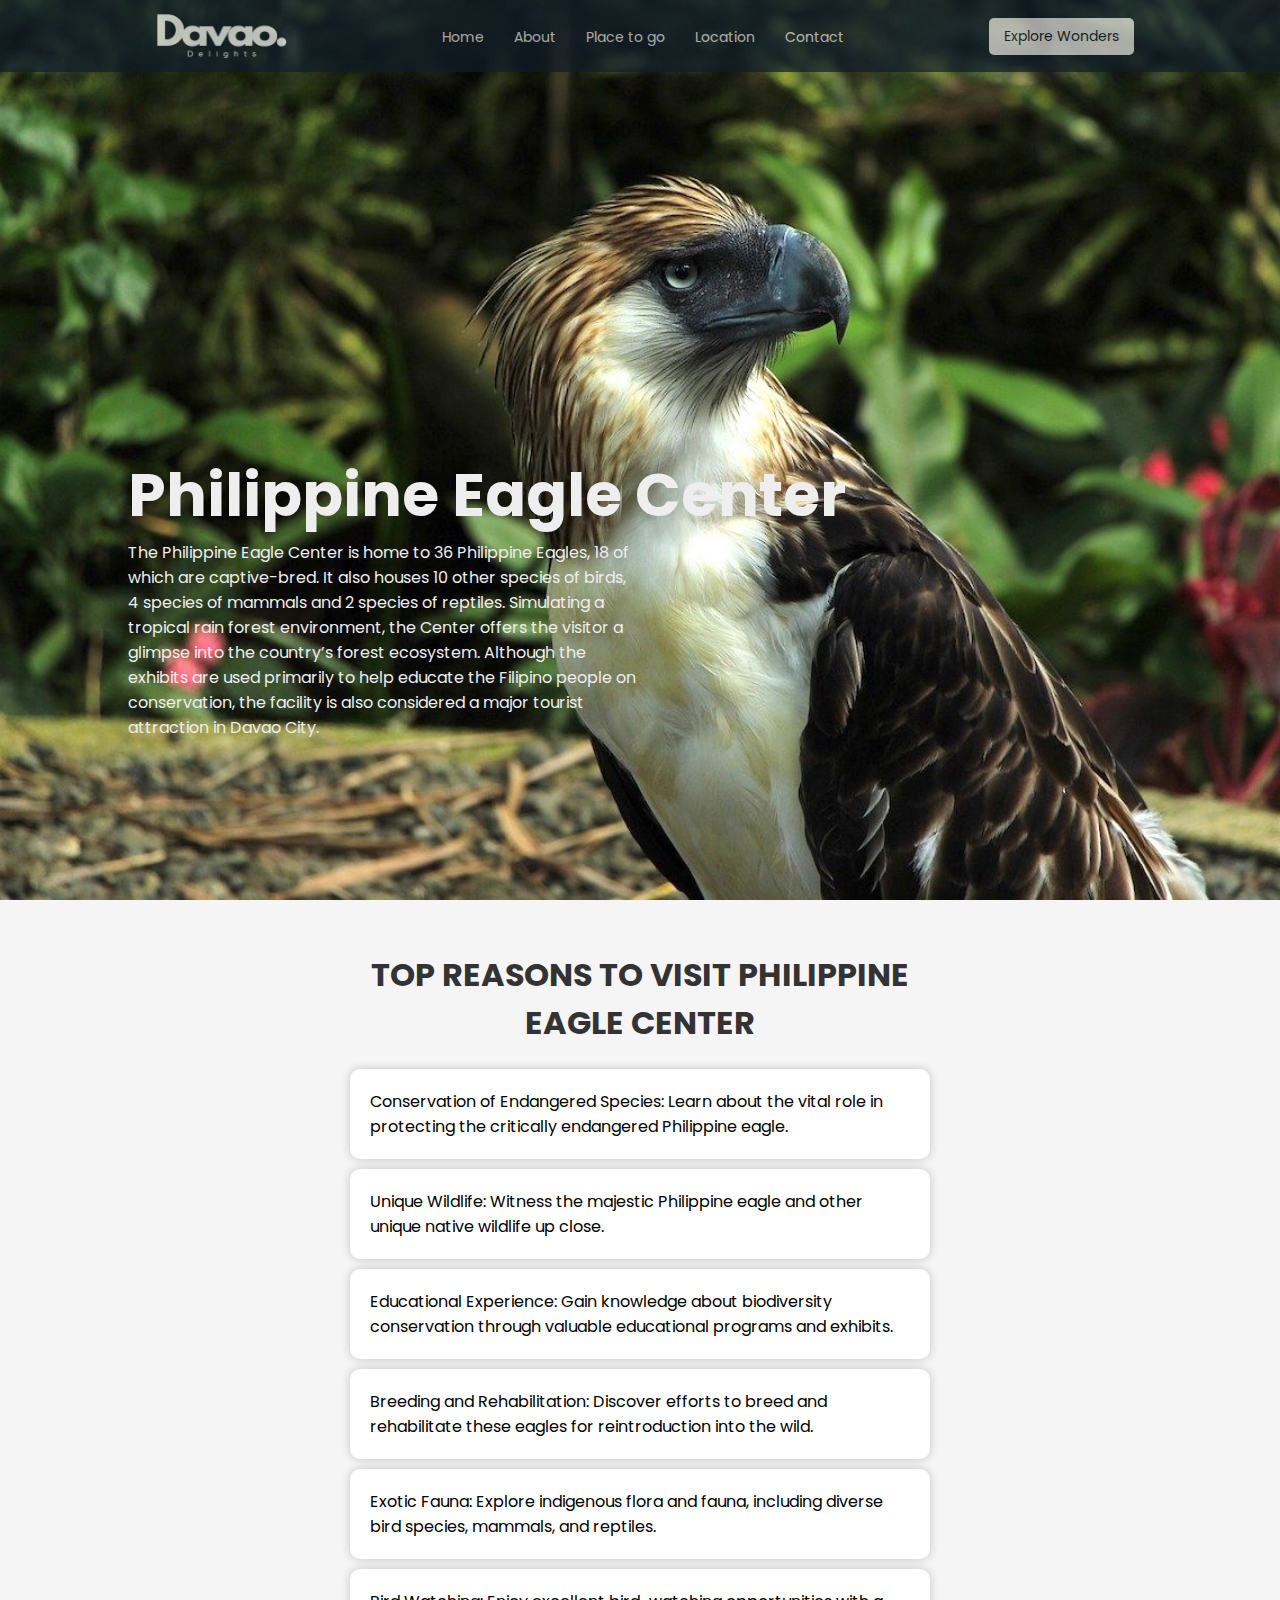
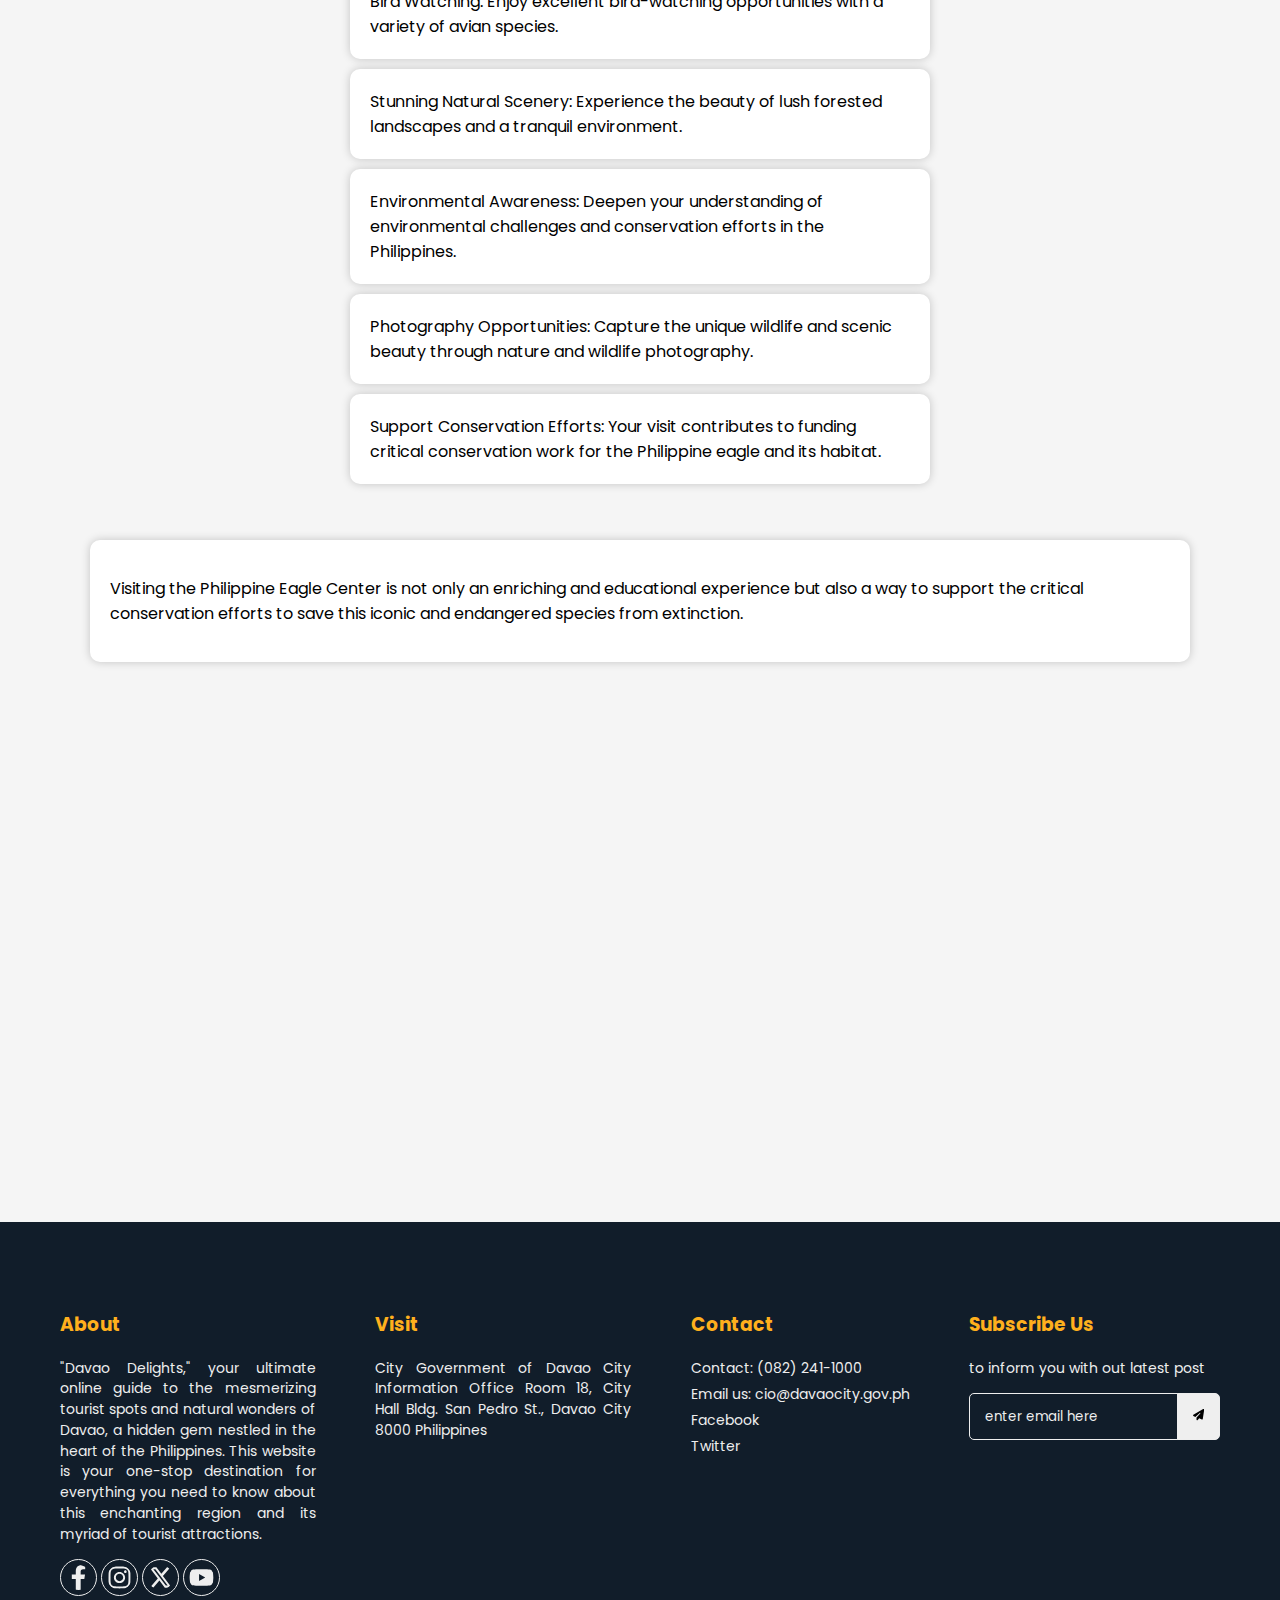
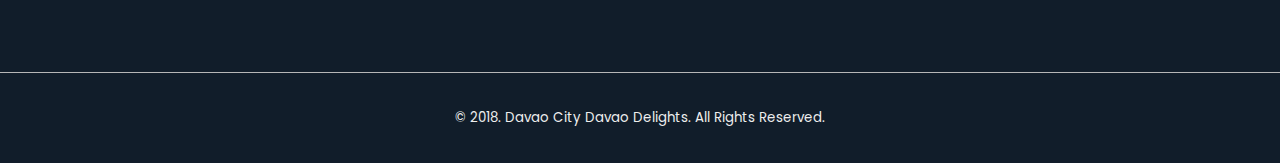
<file: components/eagle.html>
<!DOCTYPE html>
<html lang="en">
<head>
    <meta charset="UTF-8">
    <meta name="viewport" content="width=device-width, initial-scale=1.0">
    <title>Davao Delights</title>
    <link rel="stylesheet" href="eagle.css">
</head>
<body>
    <header>
        <nav>
            <img src="/img/logo.png" alt="logo">
            <ul>
                <li><a href="/index.html">Home</a></li>
                <li><a href="/index.html">About</a></li>
                <div class="dropdown">
                    <li>
                        <a href="#">Place to go</a>
                        <div class="dropdown-content">
                            <div>
                                <a href="/components/mountapo.html">Mount Apo</a>
                            </div>
                            <div>
                                <a href="/components/samal.html">Samal Island</a>
                            </div>
                            <div>
                                <a href="/components/dahican.html">Dahican Beach</a>
                            </div>
                            <div>
                                <a href="/components/dinosaur.html">Sleeping Dinosaur</a>
                            </div>
                            <div>
                                <a href="/components/riverfront.html">Riverfront Crocodile Park</a>
                            </div>
                            <div>
                                <a href="/components/tamayong.html">Tamayong Prayer Mountain</a>
                            </div>
                            <div>
                                <a href="/components/panas.html">Panas Falls</a>
                            </div>
                            <div>
                                <a href="/components/butterfly.html">Butterfly Park</a>
                            </div>
                            <div>
                                <a href="/components/japanese.html">Japanese Tunnel</a>
                            </div>
                            <div>
                                <a href="/components/eden.html">Eden Nature Park</a>
                            </div>
                            <div>
                                <a href="/components/eagle.html">Philippine Eagle Center</a>
                            </div>
                            <div>
                                <a href="/components/jack.html">Jack Ridge</a>
                            </div>
                            
                        </div>
                    </li>
                </div>
                <li><a href="/Ladingpage.html">Location</a></li>
                <li><a href="#footer">Contact</a></li>
            </ul>
            <button><a href="/components/explore.html">Explore Wonders</a></button>
        </nav>
    </header>

    <main class="child-cont">
        <div class="main-mother">
            <div class="main-cont">
                <h1>Philippine Eagle Center</h1>
                <p>The Philippine Eagle Center is home to 36 Philippine Eagles, 18 of which are captive-bred. It also houses 10 other species of birds, 4 species of mammals and 2 species of reptiles. Simulating a tropical rain forest environment, the Center offers the visitor a glimpse into the country’s forest ecosystem. Although the exhibits are used primarily to help educate the Filipino people on conservation, the facility is also considered a major tourist attraction in Davao City.</p>
            </div>
        </div>
    </main>
</section>

    <div class="all-contents">
        <section class="supporting">
            <div class="container">
                <h1>Top Reasons to Visit Philippine Eagle Center</h1>
                <ul class="reasons-list">
                    <li>Conservation of Endangered Species: Learn about the vital role in protecting the critically endangered Philippine eagle.</li>
            <li>Unique Wildlife: Witness the majestic Philippine eagle and other unique native wildlife up close.</li>
            <li>Educational Experience: Gain knowledge about biodiversity conservation through valuable educational programs and exhibits.</li>
            <li>Breeding and Rehabilitation: Discover efforts to breed and rehabilitate these eagles for reintroduction into the wild.</li>
            <li>Exotic Fauna: Explore indigenous flora and fauna, including diverse bird species, mammals, and reptiles.</li>
            <li>Bird Watching: Enjoy excellent bird-watching opportunities with a variety of avian species.</li>
            <li>Stunning Natural Scenery: Experience the beauty of lush forested landscapes and a tranquil environment.</li>
            <li>Environmental Awareness: Deepen your understanding of environmental challenges and conservation efforts in the Philippines.</li>
            <li>Photography Opportunities: Capture the unique wildlife and scenic beauty through nature and wildlife photography.</li>
            <li>Support Conservation Efforts: Your visit contributes to funding critical conservation work for the Philippine eagle and its habitat.</li>
                </ul>
            </div>

            <div class="paragraph-box">
                <p>Visiting the Philippine Eagle Center is not only an enriching and educational experience but also a way to support the critical conservation efforts to save this iconic and endangered species from extinction.</p>
            </div>
        </section>
    </div>

    <section id="location">
        <div class="location-iframe" style="width: 100%">
            <iframe width="100%" height="600" frameborder="0" scrolling="no" marginheight="0" marginwidth="0" src="https://maps.google.com/maps?width=100%25&amp;height=600&amp;hl=en&amp;q=philippine%20eagle%20center+(My%20Business%20Name)&amp;t=&amp;z=14&amp;ie=UTF8&amp;iwloc=B&amp;output=embed"><a href="https://www.maps.ie/population/">Calculate population in area</a></iframe>
        </div>
    </section>

      <!-- Footer -->
      <footer id="footer">
        <div class="footer-contents">
            <div class="footer-title">
                <h3>About</h3>
                <p> "Davao Delights," your ultimate online guide to the mesmerizing tourist spots and natural wonders of Davao, a hidden gem nestled in the heart of the Philippines. This website is your one-stop destination for everything you need to know about this enchanting region and its myriad of tourist attractions. </p>
                <div class="icons">
                    <svg xmlns="http://www.w3.org/2000/svg" height="1em" viewBox="0 0 320 512">
                        <path d="M279.14 288l14.22-92.66h-88.91v-60.13c0-25.35 12.42-50.06 52.24-50.06h40.42V6.26S260.43 0 225.36 0c-73.22 0-121.08 44.38-121.08 124.72v70.62H22.89V288h81.39v224h100.17V288" fill="#eeeeee" />
                    </svg>
                    <svg xmlns="http://www.w3.org/2000/svg" height="1em" viewBox="0 0 448 512"><!--! Font Awesome Free 6.4.2 by @fontawesome - https://fontawesome.com License - https://fontawesome.com/license (Commercial License) Copyright 2023 Fonticons, Inc. -->
                        <path d="M224.1 141c-63.6 0-114.9 51.3-114.9 114.9s51.3 114.9 114.9 114.9S339 319.5 339 255.9 287.7 141 224.1 141zm0 189.6c-41.1 0-74.7-33.5-74.7-74.7s33.5-74.7 74.7-74.7 74.7 33.5 74.7 74.7-33.6 74.7-74.7 74.7zm146.4-194.3c0 14.9-12 26.8-26.8 26.8-14.9 0-26.8-12-26.8-26.8s12-26.8 26.8-26.8 26.8 12 26.8 26.8zm76.1 27.2c-1.7-35.9-9.9-67.7-36.2-93.9-26.2-26.2-58-34.4-93.9-36.2-37-2.1-147.9-2.1-184.9 0-35.8 1.7-67.6 9.9-93.9 36.1s-34.4 58-36.2 93.9c-2.1 37-2.1 147.9 0 184.9 1.7 35.9 9.9 67.7 36.2 93.9s58 34.4 93.9 36.2c37 2.1 147.9 2.1 184.9 0 35.9-1.7 67.7-9.9 93.9-36.2 26.2-26.2 34.4-58 36.2-93.9 2.1-37 2.1-147.8 0-184.8zM398.8 388c-7.8 19.6-22.9 34.7-42.6 42.6-29.5 11.7-99.5 9-132.1 9s-102.7 2.6-132.1-9c-19.6-7.8-34.7-22.9-42.6-42.6-11.7-29.5-9-99.5-9-132.1s-2.6-102.7 9-132.1c7.8-19.6 22.9-34.7 42.6-42.6 29.5-11.7 99.5-9 132.1-9s102.7-2.6 132.1 9c19.6 7.8 34.7 22.9 42.6 42.6 11.7 29.5 9 99.5 9 132.1s2.7 102.7-9 132.1z" fill="#eeeeee"/>
                    </svg>
                    <svg xmlns="http://www.w3.org/2000/svg" height="1em" viewBox="0 0 512 512">
                        <path d="M389.2 48h70.6L305.6 224.2 487 464H345L233.7 318.6 106.5 464H35.8L200.7 275.5 26.8 48H172.4L272.9 180.9 389.2 48zM364.4 421.8h39.1L151.1 88h-42L364.4 421.8" fill="#eeeeee" />
                    </svg>
                    <svg xmlns="http://www.w3.org/2000/svg" height="1em" viewBox="0 0 576 512">
                        <path d="M549.655 124.083c-6.281-23.65-24.787-42.276-48.284-48.597C458.781 64 288 64 288 64S117.22 64 74.629 75.486c-23.497 6.322-42.003 24.947-48.284 48.597-11.412 42.867-11.412 132.305-11.412 132.305s0 89.438 11.412 132.305c6.281 23.65 24.787 41.5 48.284 47.821C117.22 448 288 448 288 448s170.78 0 213.371-11.486c23.497-6.321 42.003-24.171 48.284-47.821 11.412-42.867 11.412-132.305 11.412-132.305s0-89.438-11.412-132.305zm-317.51 213.508V175.185l142.739 81.205-142.739 81.201" fill="#eeeeee" />
                    </svg>
                    
                </div>
            </div>
        
            <div class="visit">
                <h3>Visit</h3>
                <p>City Government of Davao
                City Information Office
                Room 18, City Hall Bldg.
                San Pedro St., Davao City
                8000 Philippines</p>
            </div>
        
            <div class="contact">
                <h3>Contact</h3>
                <ul>
                    <li>Contact: (082) 241-1000</li> 
                    <li>Email us: cio@davaocity.gov.ph</li>
                    <li><a href="#www.facebook.com/davaocityreports">Facebook</a></li>
                    <li><a href="#www.facebook.com/davaocityreports">Twitter</a></li>
                </ul>
            </div>
        
            <div class="contact">
                <h3>Subscribe Us</h3>
                <p>to inform you with out latest post</p>
                <form class="inputs">
                    <input type="email" id="email" name="email" placeholder="enter email here" required>
                    <button><svg xmlns="http://www.w3.org/2000/svg" height="0.7rem" viewBox="0 0 512 512"><!--! Font Awesome Free 6.4.2 by @fontawesome - https://fontawesome.com License - https://fontawesome.com/license (Commercial License) Copyright 2023 Fonticons, Inc. --><path d="M498.1 5.6c10.1 7 15.4 19.1 13.5 31.2l-64 416c-1.5 9.7-7.4 18.2-16 23s-18.9 5.4-28 1.6L284 427.7l-68.5 74.1c-8.9 9.7-22.9 12.9-35.2 8.1S160 493.2 160 480V396.4c0-4 1.5-7.8 4.2-10.7L331.8 202.8c5.8-6.3 5.6-16-.4-22s-15.7-6.4-22-.7L106 360.8 17.7 316.6C7.1 311.3 .3 300.7 0 288.9s5.9-22.8 16.1-28.7l448-256c10.7-6.1 23.9-5.5 34 1.4z"/></svg></button>
                </form>
            </div>
        </div>
    </footer>
        
        <div class="lis">
        <small>© 2018. Davao City Davao Delights. All Rights Reserved.</small>
        </div>	

            <script src="/script.js"></script>
</body>
</html>
</file>
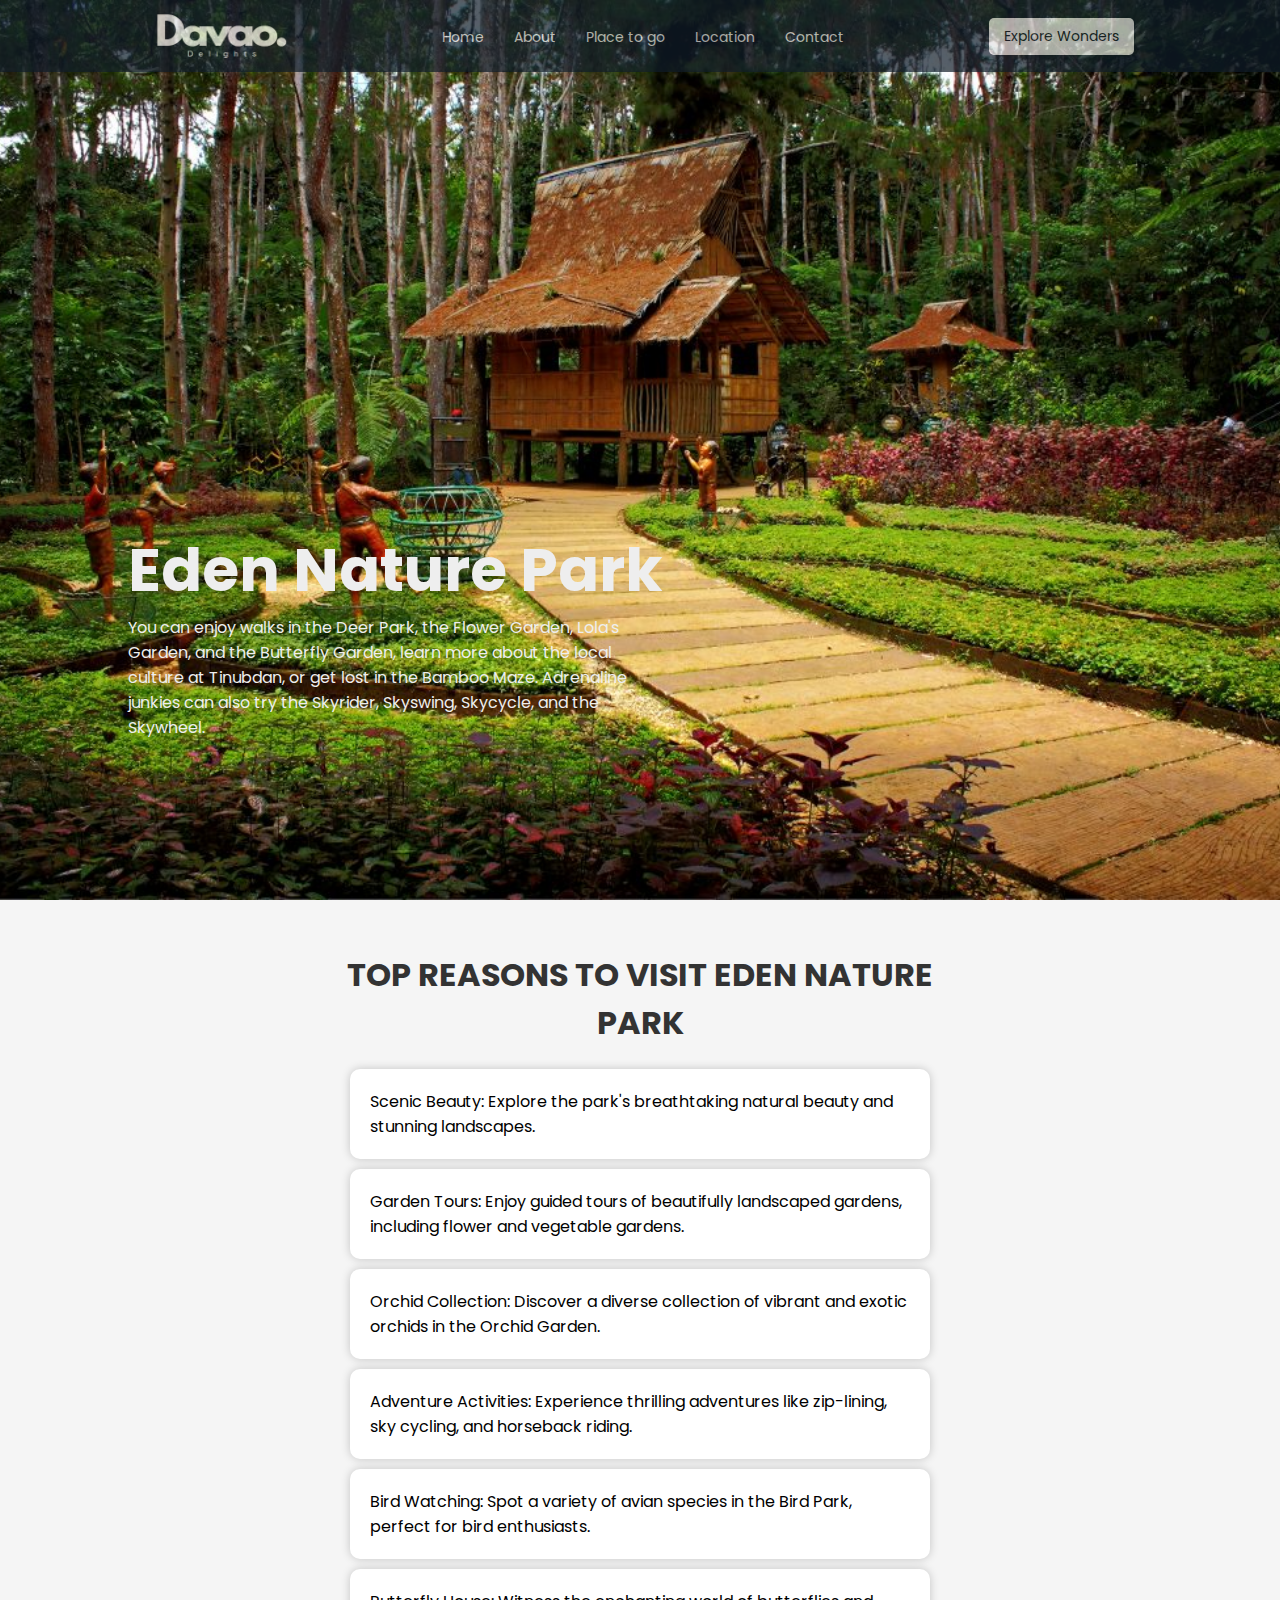
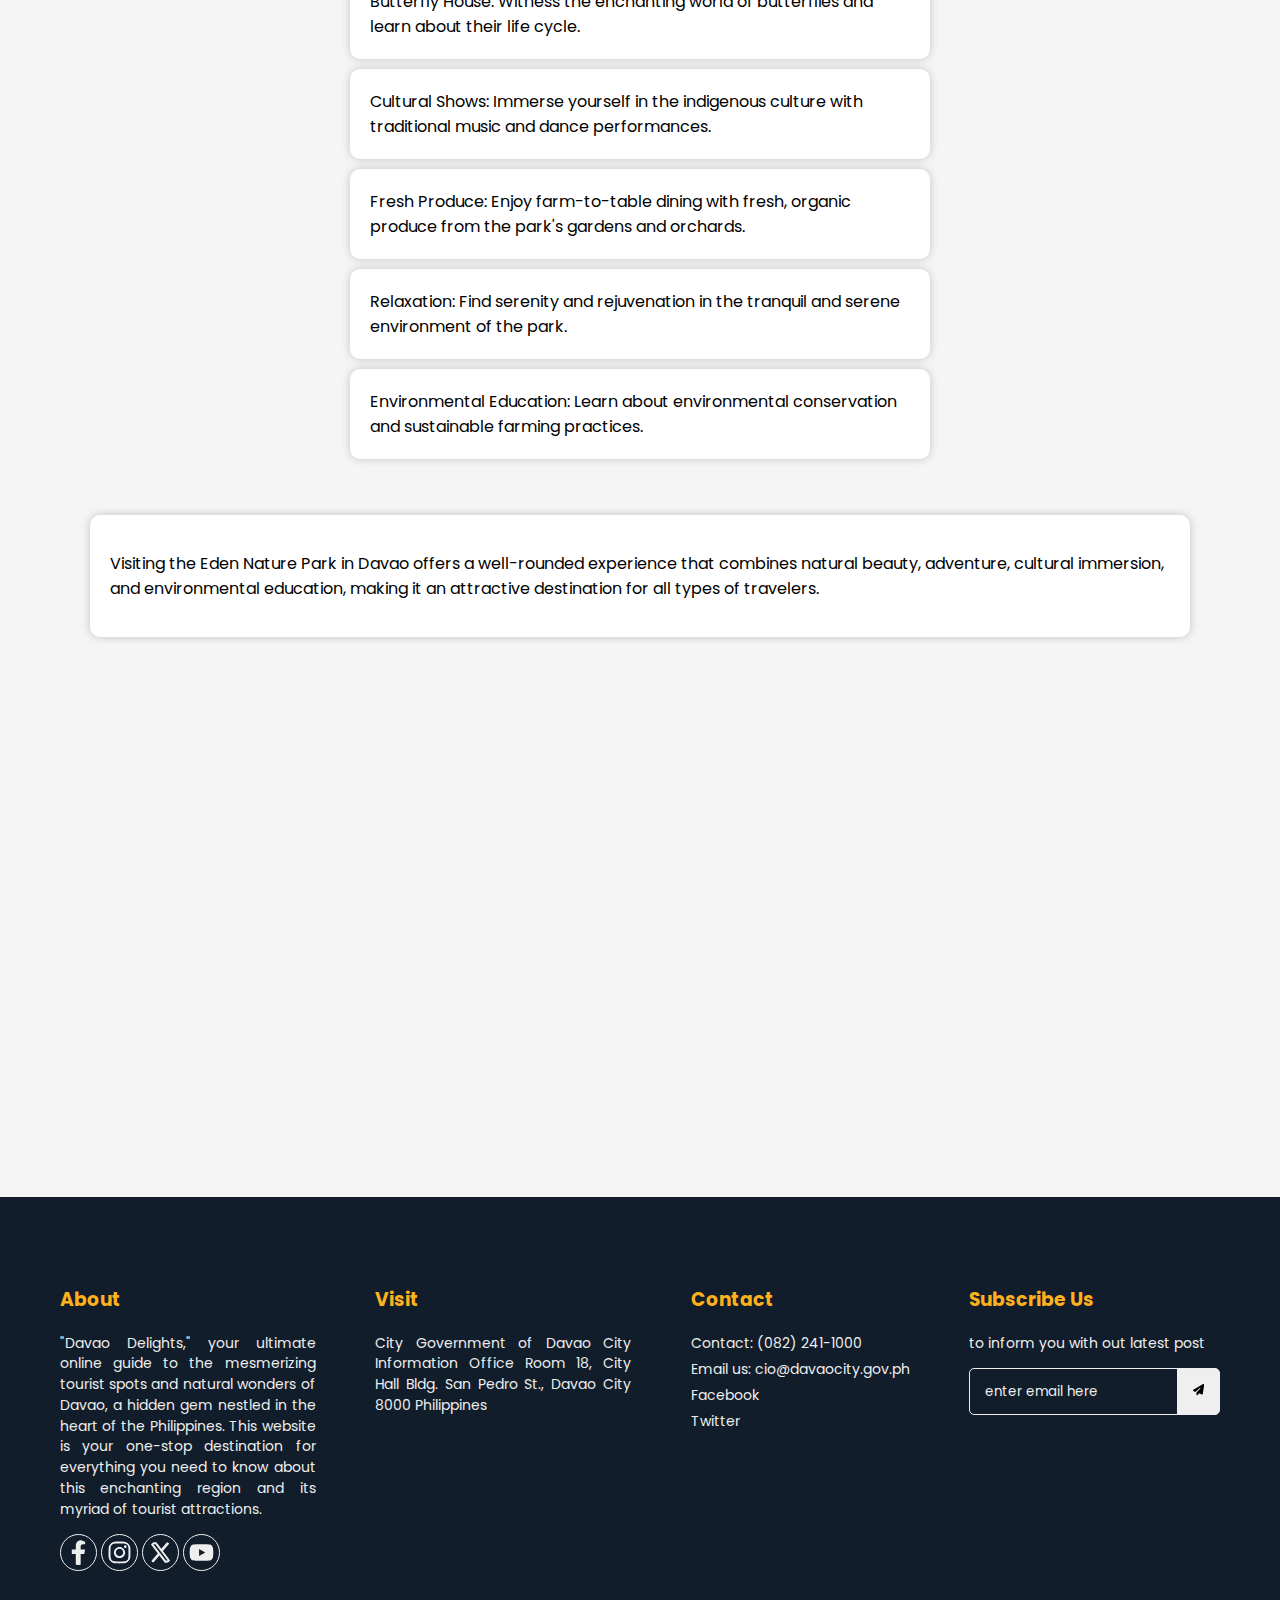
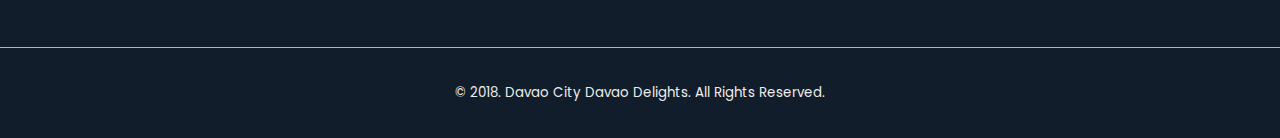
<file: components/eden.html>
<!DOCTYPE html>
<html lang="en">
<head>
    <meta charset="UTF-8">
    <meta name="viewport" content="width=device-width, initial-scale=1.0">
    <title>Davao Delights</title>
    <link rel="stylesheet" href="eden.css">
</head>
<body>
    <header>
        <nav>
            <img src="/img/logo.png" alt="logo">
            <ul>
                <li><a href="/index.html">Home</a></li>
                <li><a href="/index.html">About</a></li>
                <div class="dropdown">
                    <li>
                        <a href="#">Place to go</a>
                        <div class="dropdown-content">
                            <div>
                                <a href="/components/mountapo.html">Mount Apo</a>
                            </div>
                            <div>
                                <a href="/components/samal.html">Samal Island</a>
                            </div>
                            <div>
                                <a href="/components/dahican.html">Dahican Beach</a>
                            </div>
                            <div>
                                <a href="/components/dinosaur.html">Sleeping Dinosaur</a>
                            </div>
                            <div>
                                <a href="/components/riverfront.html">Riverfront Crocodile Park</a>
                            </div>
                            <div>
                                <a href="/components/tamayong.html">Tamayong Prayer Mountain</a>
                            </div>
                            <div>
                                <a href="/components/panas.html">Panas Falls</a>
                            </div>
                            <div>
                                <a href="/components/butterfly.html">Butterfly Park</a>
                            </div>
                            <div>
                                <a href="/components/japanese.html">Japanese Tunnel</a>
                            </div>
                            <div>
                                <a href="/components/eden.html">Eden Nature Park</a>
                            </div>
                            <div>
                                <a href="/components/eagle.html">Philippine Eagle Center</a>
                            </div>
                            <div>
                                <a href="/components/jack.html">Jack Ridge</a>
                            </div>
                            
                        </div>
                    </li>
                </div>
                <li><a href="/Ladingpage.html">Location</a></li>
                <li><a href="#footer">Contact</a></li>
            </ul>
            <button><a href="/components/explore.html">Explore Wonders</a></button>
        </nav>
    </header>

    <main class="child-cont">
        <div class="main-mother">
            <div class="main-cont">
                <h1>Eden Nature Park</h1>
                <p>You can enjoy walks in the Deer Park, the Flower Garden, Lola's Garden, and the Butterfly Garden, learn more about the local culture at Tinubdan, or get lost in the Bamboo Maze. Adrenaline junkies can also try the Skyrider, Skyswing, Skycycle, and the Skywheel.</p>
            </div>
        </div>
    </main>
</section>

    <div class="all-contents">
        <section class="supporting">
            <div class="container">
                <h1>Top Reasons to Visit Eden Nature Park</h1>
                <ul class="reasons-list">
                    <li>Scenic Beauty: Explore the park's breathtaking natural beauty and stunning landscapes.</li>
            <li>Garden Tours: Enjoy guided tours of beautifully landscaped gardens, including flower and vegetable gardens.</li>
            <li>Orchid Collection: Discover a diverse collection of vibrant and exotic orchids in the Orchid Garden.</li>
            <li>Adventure Activities: Experience thrilling adventures like zip-lining, sky cycling, and horseback riding.</li>
            <li>Bird Watching: Spot a variety of avian species in the Bird Park, perfect for bird enthusiasts.</li>
            <li>Butterfly House: Witness the enchanting world of butterflies and learn about their life cycle.</li>
            <li>Cultural Shows: Immerse yourself in the indigenous culture with traditional music and dance performances.</li>
            <li>Fresh Produce: Enjoy farm-to-table dining with fresh, organic produce from the park's gardens and orchards.</li>
            <li>Relaxation: Find serenity and rejuvenation in the tranquil and serene environment of the park.</li>
            <li>Environmental Education: Learn about environmental conservation and sustainable farming practices.</li>
                </ul>
            </div>

            <div class="paragraph-box">
                <p>Visiting the Eden Nature Park in Davao offers a well-rounded experience that combines natural beauty, adventure, cultural immersion, and environmental education, making it an attractive destination for all types of travelers.</p>
            </div>
        </section>
    </div>

    <section id="location">
        <div class="location-iframe" style="width: 100%">
            <iframe width="100%" height="600" frameborder="0" scrolling="no" marginheight="0" marginwidth="0" src="https://maps.google.com/maps?width=100%25&amp;height=600&amp;hl=en&amp;q=eden%20nature%20park+(Samal)&amp;t=&amp;z=13&amp;ie=UTF8&amp;iwloc=B&amp;output=embed"><a href="https://www.maps.ie/population/">Population mapping</a></iframe>
        </div>
    </section>

       <!-- Footer -->
       <footer id="footer">
        <div class="footer-contents">
            <div class="footer-title">
                <h3>About</h3>
                <p> "Davao Delights," your ultimate online guide to the mesmerizing tourist spots and natural wonders of Davao, a hidden gem nestled in the heart of the Philippines. This website is your one-stop destination for everything you need to know about this enchanting region and its myriad of tourist attractions. </p>
                <div class="icons">
                    <svg xmlns="http://www.w3.org/2000/svg" height="1em" viewBox="0 0 320 512">
                        <path d="M279.14 288l14.22-92.66h-88.91v-60.13c0-25.35 12.42-50.06 52.24-50.06h40.42V6.26S260.43 0 225.36 0c-73.22 0-121.08 44.38-121.08 124.72v70.62H22.89V288h81.39v224h100.17V288" fill="#eeeeee" />
                    </svg>
                    <svg xmlns="http://www.w3.org/2000/svg" height="1em" viewBox="0 0 448 512"><!--! Font Awesome Free 6.4.2 by @fontawesome - https://fontawesome.com License - https://fontawesome.com/license (Commercial License) Copyright 2023 Fonticons, Inc. -->
                        <path d="M224.1 141c-63.6 0-114.9 51.3-114.9 114.9s51.3 114.9 114.9 114.9S339 319.5 339 255.9 287.7 141 224.1 141zm0 189.6c-41.1 0-74.7-33.5-74.7-74.7s33.5-74.7 74.7-74.7 74.7 33.5 74.7 74.7-33.6 74.7-74.7 74.7zm146.4-194.3c0 14.9-12 26.8-26.8 26.8-14.9 0-26.8-12-26.8-26.8s12-26.8 26.8-26.8 26.8 12 26.8 26.8zm76.1 27.2c-1.7-35.9-9.9-67.7-36.2-93.9-26.2-26.2-58-34.4-93.9-36.2-37-2.1-147.9-2.1-184.9 0-35.8 1.7-67.6 9.9-93.9 36.1s-34.4 58-36.2 93.9c-2.1 37-2.1 147.9 0 184.9 1.7 35.9 9.9 67.7 36.2 93.9s58 34.4 93.9 36.2c37 2.1 147.9 2.1 184.9 0 35.9-1.7 67.7-9.9 93.9-36.2 26.2-26.2 34.4-58 36.2-93.9 2.1-37 2.1-147.8 0-184.8zM398.8 388c-7.8 19.6-22.9 34.7-42.6 42.6-29.5 11.7-99.5 9-132.1 9s-102.7 2.6-132.1-9c-19.6-7.8-34.7-22.9-42.6-42.6-11.7-29.5-9-99.5-9-132.1s-2.6-102.7 9-132.1c7.8-19.6 22.9-34.7 42.6-42.6 29.5-11.7 99.5-9 132.1-9s102.7-2.6 132.1 9c19.6 7.8 34.7 22.9 42.6 42.6 11.7 29.5 9 99.5 9 132.1s2.7 102.7-9 132.1z" fill="#eeeeee"/>
                    </svg>
                    <svg xmlns="http://www.w3.org/2000/svg" height="1em" viewBox="0 0 512 512">
                        <path d="M389.2 48h70.6L305.6 224.2 487 464H345L233.7 318.6 106.5 464H35.8L200.7 275.5 26.8 48H172.4L272.9 180.9 389.2 48zM364.4 421.8h39.1L151.1 88h-42L364.4 421.8" fill="#eeeeee" />
                    </svg>
                    <svg xmlns="http://www.w3.org/2000/svg" height="1em" viewBox="0 0 576 512">
                        <path d="M549.655 124.083c-6.281-23.65-24.787-42.276-48.284-48.597C458.781 64 288 64 288 64S117.22 64 74.629 75.486c-23.497 6.322-42.003 24.947-48.284 48.597-11.412 42.867-11.412 132.305-11.412 132.305s0 89.438 11.412 132.305c6.281 23.65 24.787 41.5 48.284 47.821C117.22 448 288 448 288 448s170.78 0 213.371-11.486c23.497-6.321 42.003-24.171 48.284-47.821 11.412-42.867 11.412-132.305 11.412-132.305s0-89.438-11.412-132.305zm-317.51 213.508V175.185l142.739 81.205-142.739 81.201" fill="#eeeeee" />
                    </svg>
                    
                </div>
            </div>
        
            <div class="visit">
                <h3>Visit</h3>
                <p>City Government of Davao
                City Information Office
                Room 18, City Hall Bldg.
                San Pedro St., Davao City
                8000 Philippines</p>
            </div>
        
            <div class="contact">
                <h3>Contact</h3>
                <ul>
                    <li>Contact: (082) 241-1000</li> 
                    <li>Email us: cio@davaocity.gov.ph</li>
                    <li><a href="#www.facebook.com/davaocityreports">Facebook</a></li>
                    <li><a href="#www.facebook.com/davaocityreports">Twitter</a></li>
                </ul>
            </div>
        
            <div class="contact">
                <h3>Subscribe Us</h3>
                <p>to inform you with out latest post</p>
                <form class="inputs">
                    <input type="email" id="email" name="email" placeholder="enter email here" required>
                    <button><svg xmlns="http://www.w3.org/2000/svg" height="0.7rem" viewBox="0 0 512 512"><!--! Font Awesome Free 6.4.2 by @fontawesome - https://fontawesome.com License - https://fontawesome.com/license (Commercial License) Copyright 2023 Fonticons, Inc. --><path d="M498.1 5.6c10.1 7 15.4 19.1 13.5 31.2l-64 416c-1.5 9.7-7.4 18.2-16 23s-18.9 5.4-28 1.6L284 427.7l-68.5 74.1c-8.9 9.7-22.9 12.9-35.2 8.1S160 493.2 160 480V396.4c0-4 1.5-7.8 4.2-10.7L331.8 202.8c5.8-6.3 5.6-16-.4-22s-15.7-6.4-22-.7L106 360.8 17.7 316.6C7.1 311.3 .3 300.7 0 288.9s5.9-22.8 16.1-28.7l448-256c10.7-6.1 23.9-5.5 34 1.4z"/></svg></button>
                </form>
            </div>
        </div>
    </footer>
        
        <div class="lis">
        <small>© 2018. Davao City Davao Delights. All Rights Reserved.</small>
        </div>		

            <script src="/script.js"></script>
</body>
</html>
</file>
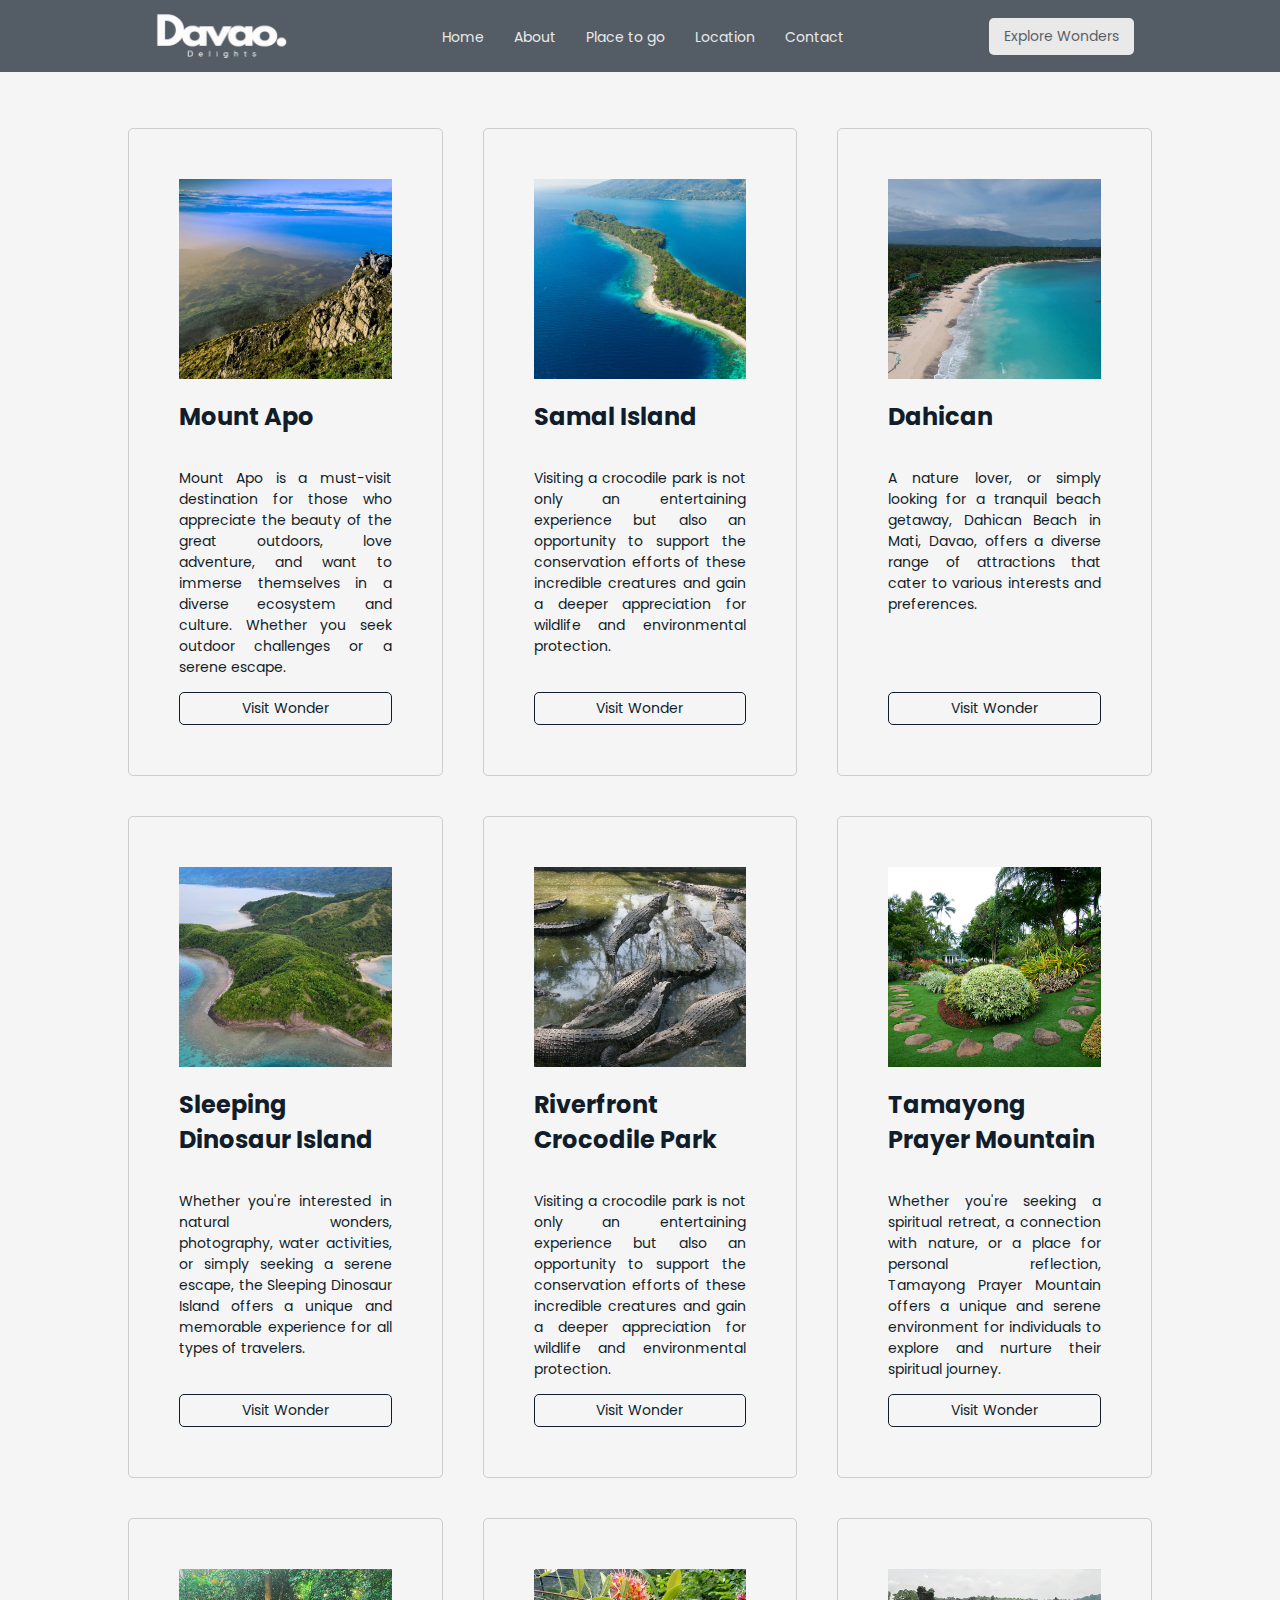
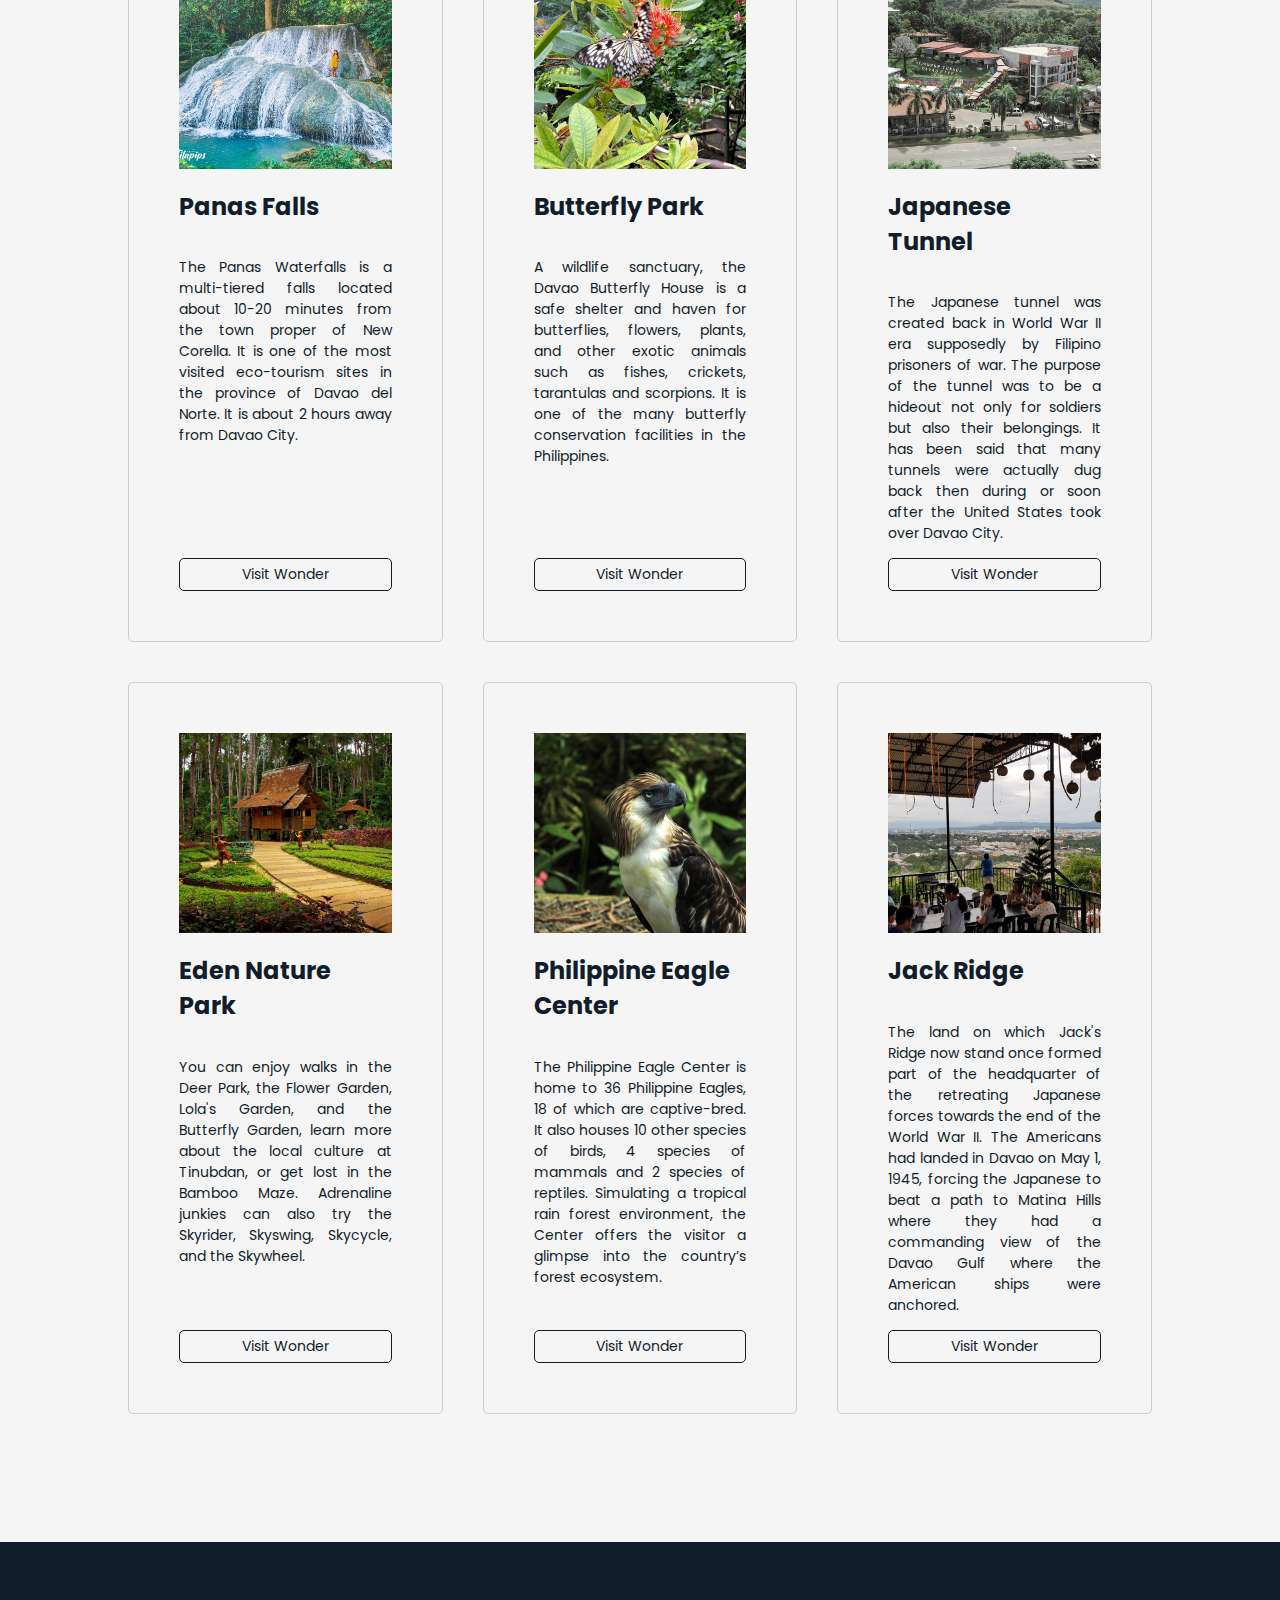
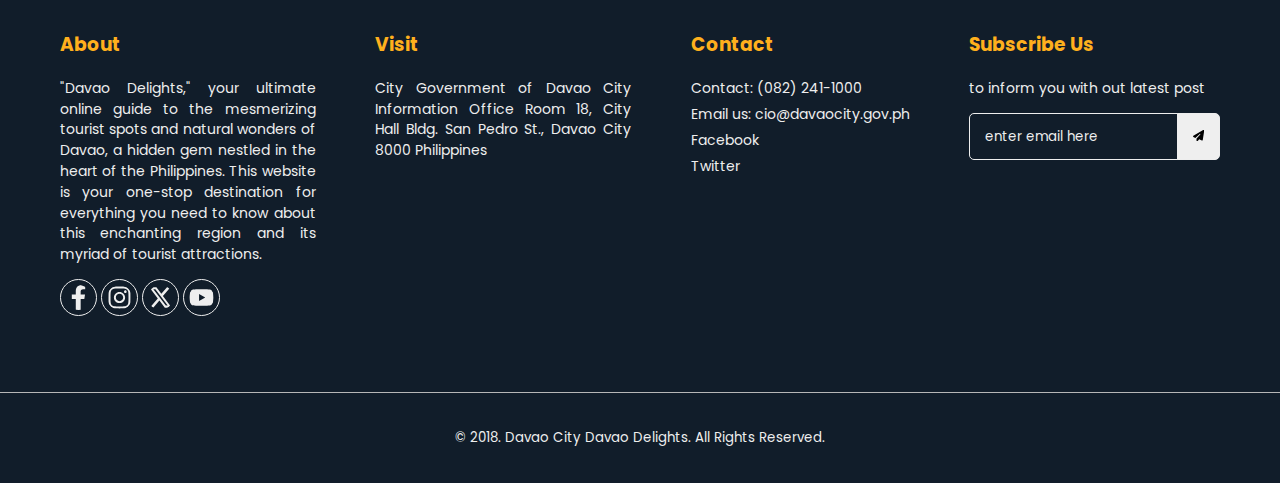
<file: components/explore.html>
<!DOCTYPE html>
<html lang="en">
<head>
    <meta charset="UTF-8">
    <meta name="viewport" content="width=device-width, initial-scale=1.0">
    <title>Davao Delights</title>
    <link rel="stylesheet" href="explore.css">
</head>
<body>
    <header>
        <nav>
            <img src="/img/logo.png" alt="">
            <ul>
                <li><a href="/index.html">Home</a></li>
                <li><a href="#tourist-spots">About</a></li>
                <div class="dropdown">
                    <li>
                        <a href="#">Place to go</a>
                        <div class="dropdown-content">
                            <div>
                                <a href="/components/mountapo.html">Mount Apo</a>
                            </div>
                            <div>
                                <a href="/components/samal.html">Samal Island</a>
                            </div>
                            <div>
                                <a href="/components/dahican.html">Dahican Beach</a>
                            </div>
                            <div>
                                <a href="/components/dinosaur.html">Sleeping Dinosaur</a>
                            </div>
                            <div>
                                <a href="/components/riverfront.html">Riverfront Crocodile Park</a>
                            </div>
                            <div>
                                <a href="/components/tamayong.html">Tamayong Prayer Mountain</a>
                            </div>
                            <div>
                                <a href="/components/panas.html">Panas Falls</a>
                            </div>
                            <div>
                                <a href="/components/butterfly.html">Butterfly Park</a>
                            </div>
                            <div>
                                <a href="/components/japanese.html">Japanese Tunnel</a>
                            </div>
                            <div>
                                <a href="/components/eden.html">Eden Nature Park</a>
                            </div>
                            <div>
                                <a href="/components/eagle.html">Philippine Eagle Center</a>
                            </div>
                            <div>
                                <a href="/components/jack.html">Jack Ridge</a>
                            </div>
                            
                        </div>
                    </li>
                </div>
                <li><a href="#location">Location</a></li>
                <li><a href="#footer">Contact</a></li>
            </ul>
            <button><a href="/components/explore.html">Explore Wonders</a></button>
        </nav>
    </header>

    <section class="grid-container">
        <div class="grid-item">
            <img src="/img/mount.jpg" alt="Image 1">
            <h2>Mount Apo</h2>
            <p>Mount Apo is a must-visit destination for those who appreciate the beauty of the great outdoors, love adventure, and want to immerse themselves in a diverse ecosystem and culture. Whether you seek outdoor challenges or a serene escape.</p>
            <a href="/components/mountapo.html">Visit Wonder</a>
        </div>
        <div class="grid-item">
            <img src="/img/samal.jpg" alt="Image 1">
            <h2>Samal Island</h2>
            <p>Visiting a crocodile park is not only an entertaining experience but also an opportunity to support the conservation efforts of these incredible creatures and gain a deeper appreciation for wildlife and environmental protection.</p>
            <a href="/components/samal.html">Visit Wonder</a>
        </div>
        <div class="grid-item">
            <img src="/img/Dahican.jpg" alt="Image 1">
            <h2>Dahican</h2>
            <p>A nature lover, or simply looking for a tranquil beach getaway, Dahican Beach in Mati, Davao, offers a diverse range of attractions that cater to various interests and preferences.</p>
            <a href="/components/dahican.html">Visit Wonder</a>
        </div>
        <div class="grid-item">
            <img src="/img/dinosaur.jpg" alt="Image 1">
            <h2>Sleeping Dinosaur Island</h2>
            <p>Whether you're interested in natural wonders, photography, water activities, or simply seeking a serene escape, the Sleeping Dinosaur Island offers a unique and memorable experience for all types of travelers.</p>
            <a href="/components/dinosaur.html">Visit Wonder</a>
        </div>
        <div class="grid-item">
            <img src="/img/crocodile.jpg" alt="Image 1">
            <h2>Riverfront Crocodile Park</h2>
            <p>Visiting a crocodile park is not only an entertaining experience but also an opportunity to support the conservation efforts of these incredible creatures and gain a deeper appreciation for wildlife and environmental protection.</p>
           <a href="/components/riverfront.html">Visit Wonder</a>
        </div>
        <div class="grid-item">
            <img src="/img/tamayong.JPG" alt="Image 1">
            <h2>Tamayong Prayer Mountain</h2>
            <p>Whether you're seeking a spiritual retreat, a connection with nature, or a place for personal reflection, Tamayong Prayer Mountain offers a unique and serene environment for individuals to explore and nurture their spiritual journey.</p>
            <a href="/components/tamayong.html">Visit Wonder</a>
        </div>
        <div class="grid-item">
            <img src="/img/panas.jpg" alt="Image 1">
            <h2>Panas Falls</h2>
            <p>The Panas Waterfalls is a multi-tiered falls located about 10-20 minutes from the town proper of New Corella. It is one of the most visited eco-tourism sites in the province of Davao del Norte. It is about 2 hours away from Davao City.</p>
            <a href="/components/panas.html">Visit Wonder</a>
        </div>
        <div class="grid-item">
            <img src="/img/butterfly.jpg" alt="Image 1">
            <h2>Butterfly Park</h2>
            <p>A wildlife sanctuary, the Davao Butterfly House is a safe shelter and haven for butterflies, flowers, plants, and other exotic animals such as fishes, crickets, tarantulas and scorpions. It is one of the many butterfly conservation facilities in the Philippines.</p>
            <a href="/components/butterfly.html">Visit Wonder</a>
        </div>
        <div class="grid-item">
            <img src="/img/japanese.jpg" alt="Image 1">
            <h2>Japanese Tunnel</h2>
            <p>The Japanese tunnel was created back in World War II era supposedly by Filipino prisoners of war. The purpose of the tunnel was to be a hideout not only for soldiers but also their belongings. It has been said that many tunnels were actually dug back then during or soon after the United States took over Davao City.</p>
            <a href="/components/japanese.html">Visit Wonder</a>
        </div>
        <div class="grid-item">
            <img src="/img/eden.jpg" alt="Image 1">
            <h2>Eden Nature Park</h2>
            <p>You can enjoy walks in the Deer Park, the Flower Garden, Lola's Garden, and the Butterfly Garden, learn more about the local culture at Tinubdan, or get lost in the Bamboo Maze. Adrenaline junkies can also try the Skyrider, Skyswing, Skycycle, and the Skywheel.</p>
            <a href="/components/eden.html">Visit Wonder</a>
        </div>
        <div class="grid-item">
            <img src="/img/eagle.jpg" alt="Image 1">
            <h2>Philippine Eagle Center</h2>
            <p>The Philippine Eagle Center is home to 36 Philippine Eagles, 18 of which are captive-bred. It also houses 10 other species of birds, 4 species of mammals and 2 species of reptiles. Simulating a tropical rain forest environment, the Center offers the visitor a glimpse into the country’s forest ecosystem. </p>
            <a href="/components/eagle.html">Visit Wonder</a>
        </div>
        <div class="grid-item">
            <img src="/img/jack.jpg" alt="Image 1">
            <h2>Jack Ridge</h2>
            <p>The land on which Jack's Ridge now stand once formed part of the headquarter of the retreating Japanese forces towards the end of the World War II. The Americans had landed in Davao on May 1, 1945, forcing the Japanese to beat a path to Matina Hills where they had a commanding view of the Davao Gulf where the American ships were anchored.</p>
            <a href="/components/jack.html">Visit Wonder</a>
        </div>
    </section>

      <!-- Footer -->
      <footer id="footer">
        <div class="footer-contents">
            <div class="footer-title">
                <h3>About</h3>
                <p> "Davao Delights," your ultimate online guide to the mesmerizing tourist spots and natural wonders of Davao, a hidden gem nestled in the heart of the Philippines. This website is your one-stop destination for everything you need to know about this enchanting region and its myriad of tourist attractions. </p>
                <div class="icons">
                    <svg xmlns="http://www.w3.org/2000/svg" height="1em" viewBox="0 0 320 512">
                        <path d="M279.14 288l14.22-92.66h-88.91v-60.13c0-25.35 12.42-50.06 52.24-50.06h40.42V6.26S260.43 0 225.36 0c-73.22 0-121.08 44.38-121.08 124.72v70.62H22.89V288h81.39v224h100.17V288" fill="#eeeeee" />
                    </svg>
                    <svg xmlns="http://www.w3.org/2000/svg" height="1em" viewBox="0 0 448 512"><!--! Font Awesome Free 6.4.2 by @fontawesome - https://fontawesome.com License - https://fontawesome.com/license (Commercial License) Copyright 2023 Fonticons, Inc. -->
                        <path d="M224.1 141c-63.6 0-114.9 51.3-114.9 114.9s51.3 114.9 114.9 114.9S339 319.5 339 255.9 287.7 141 224.1 141zm0 189.6c-41.1 0-74.7-33.5-74.7-74.7s33.5-74.7 74.7-74.7 74.7 33.5 74.7 74.7-33.6 74.7-74.7 74.7zm146.4-194.3c0 14.9-12 26.8-26.8 26.8-14.9 0-26.8-12-26.8-26.8s12-26.8 26.8-26.8 26.8 12 26.8 26.8zm76.1 27.2c-1.7-35.9-9.9-67.7-36.2-93.9-26.2-26.2-58-34.4-93.9-36.2-37-2.1-147.9-2.1-184.9 0-35.8 1.7-67.6 9.9-93.9 36.1s-34.4 58-36.2 93.9c-2.1 37-2.1 147.9 0 184.9 1.7 35.9 9.9 67.7 36.2 93.9s58 34.4 93.9 36.2c37 2.1 147.9 2.1 184.9 0 35.9-1.7 67.7-9.9 93.9-36.2 26.2-26.2 34.4-58 36.2-93.9 2.1-37 2.1-147.8 0-184.8zM398.8 388c-7.8 19.6-22.9 34.7-42.6 42.6-29.5 11.7-99.5 9-132.1 9s-102.7 2.6-132.1-9c-19.6-7.8-34.7-22.9-42.6-42.6-11.7-29.5-9-99.5-9-132.1s-2.6-102.7 9-132.1c7.8-19.6 22.9-34.7 42.6-42.6 29.5-11.7 99.5-9 132.1-9s102.7-2.6 132.1 9c19.6 7.8 34.7 22.9 42.6 42.6 11.7 29.5 9 99.5 9 132.1s2.7 102.7-9 132.1z" fill="#eeeeee"/>
                    </svg>
                    <svg xmlns="http://www.w3.org/2000/svg" height="1em" viewBox="0 0 512 512">
                        <path d="M389.2 48h70.6L305.6 224.2 487 464H345L233.7 318.6 106.5 464H35.8L200.7 275.5 26.8 48H172.4L272.9 180.9 389.2 48zM364.4 421.8h39.1L151.1 88h-42L364.4 421.8" fill="#eeeeee" />
                    </svg>
                    <svg xmlns="http://www.w3.org/2000/svg" height="1em" viewBox="0 0 576 512">
                        <path d="M549.655 124.083c-6.281-23.65-24.787-42.276-48.284-48.597C458.781 64 288 64 288 64S117.22 64 74.629 75.486c-23.497 6.322-42.003 24.947-48.284 48.597-11.412 42.867-11.412 132.305-11.412 132.305s0 89.438 11.412 132.305c6.281 23.65 24.787 41.5 48.284 47.821C117.22 448 288 448 288 448s170.78 0 213.371-11.486c23.497-6.321 42.003-24.171 48.284-47.821 11.412-42.867 11.412-132.305 11.412-132.305s0-89.438-11.412-132.305zm-317.51 213.508V175.185l142.739 81.205-142.739 81.201" fill="#eeeeee" />
                    </svg>
                    
                </div>
            </div>
        
            <div class="visit">
                <h3>Visit</h3>
                <p>City Government of Davao
                City Information Office
                Room 18, City Hall Bldg.
                San Pedro St., Davao City
                8000 Philippines</p>
            </div>
        
            <div class="contact">
                <h3>Contact</h3>
                <ul>
                    <li>Contact: (082) 241-1000</li> 
                    <li>Email us: cio@davaocity.gov.ph</li>
                    <li><a href="#www.facebook.com/davaocityreports">Facebook</a></li>
                    <li><a href="#www.facebook.com/davaocityreports">Twitter</a></li>
                </ul>
            </div>
        
            <div class="contact">
                <h3>Subscribe Us</h3>
                <p>to inform you with out latest post</p>
                <form class="inputs">
                    <input type="email" id="email" name="email" placeholder="enter email here" required>
                    <button><svg xmlns="http://www.w3.org/2000/svg" height="0.7rem" viewBox="0 0 512 512"><!--! Font Awesome Free 6.4.2 by @fontawesome - https://fontawesome.com License - https://fontawesome.com/license (Commercial License) Copyright 2023 Fonticons, Inc. --><path d="M498.1 5.6c10.1 7 15.4 19.1 13.5 31.2l-64 416c-1.5 9.7-7.4 18.2-16 23s-18.9 5.4-28 1.6L284 427.7l-68.5 74.1c-8.9 9.7-22.9 12.9-35.2 8.1S160 493.2 160 480V396.4c0-4 1.5-7.8 4.2-10.7L331.8 202.8c5.8-6.3 5.6-16-.4-22s-15.7-6.4-22-.7L106 360.8 17.7 316.6C7.1 311.3 .3 300.7 0 288.9s5.9-22.8 16.1-28.7l448-256c10.7-6.1 23.9-5.5 34 1.4z"/></svg></button>
                </form>
            </div>
        </div>
    </footer>
        
        <div class="lis">
        <small>© 2018. Davao City Davao Delights. All Rights Reserved.</small>
        </div>	
    
        <script src="/script.js"></script>
</body>
</html>
</file>
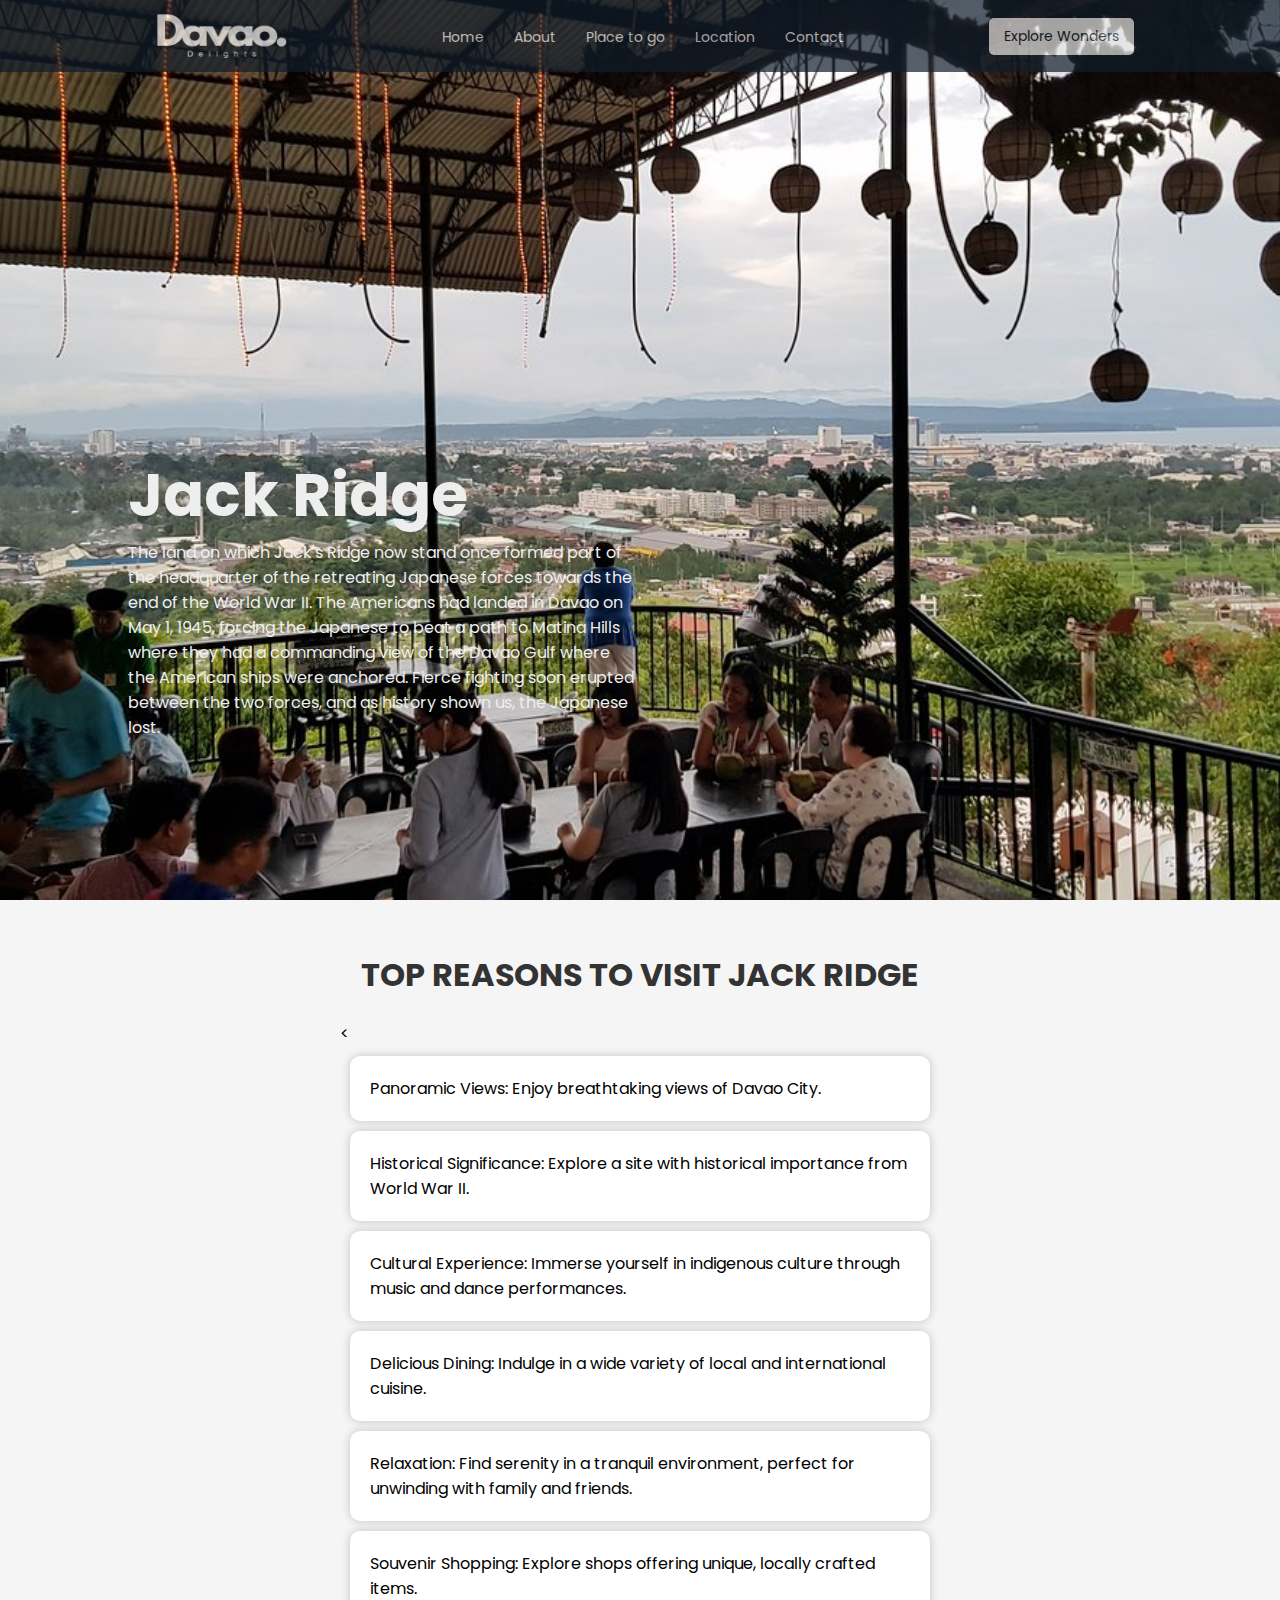
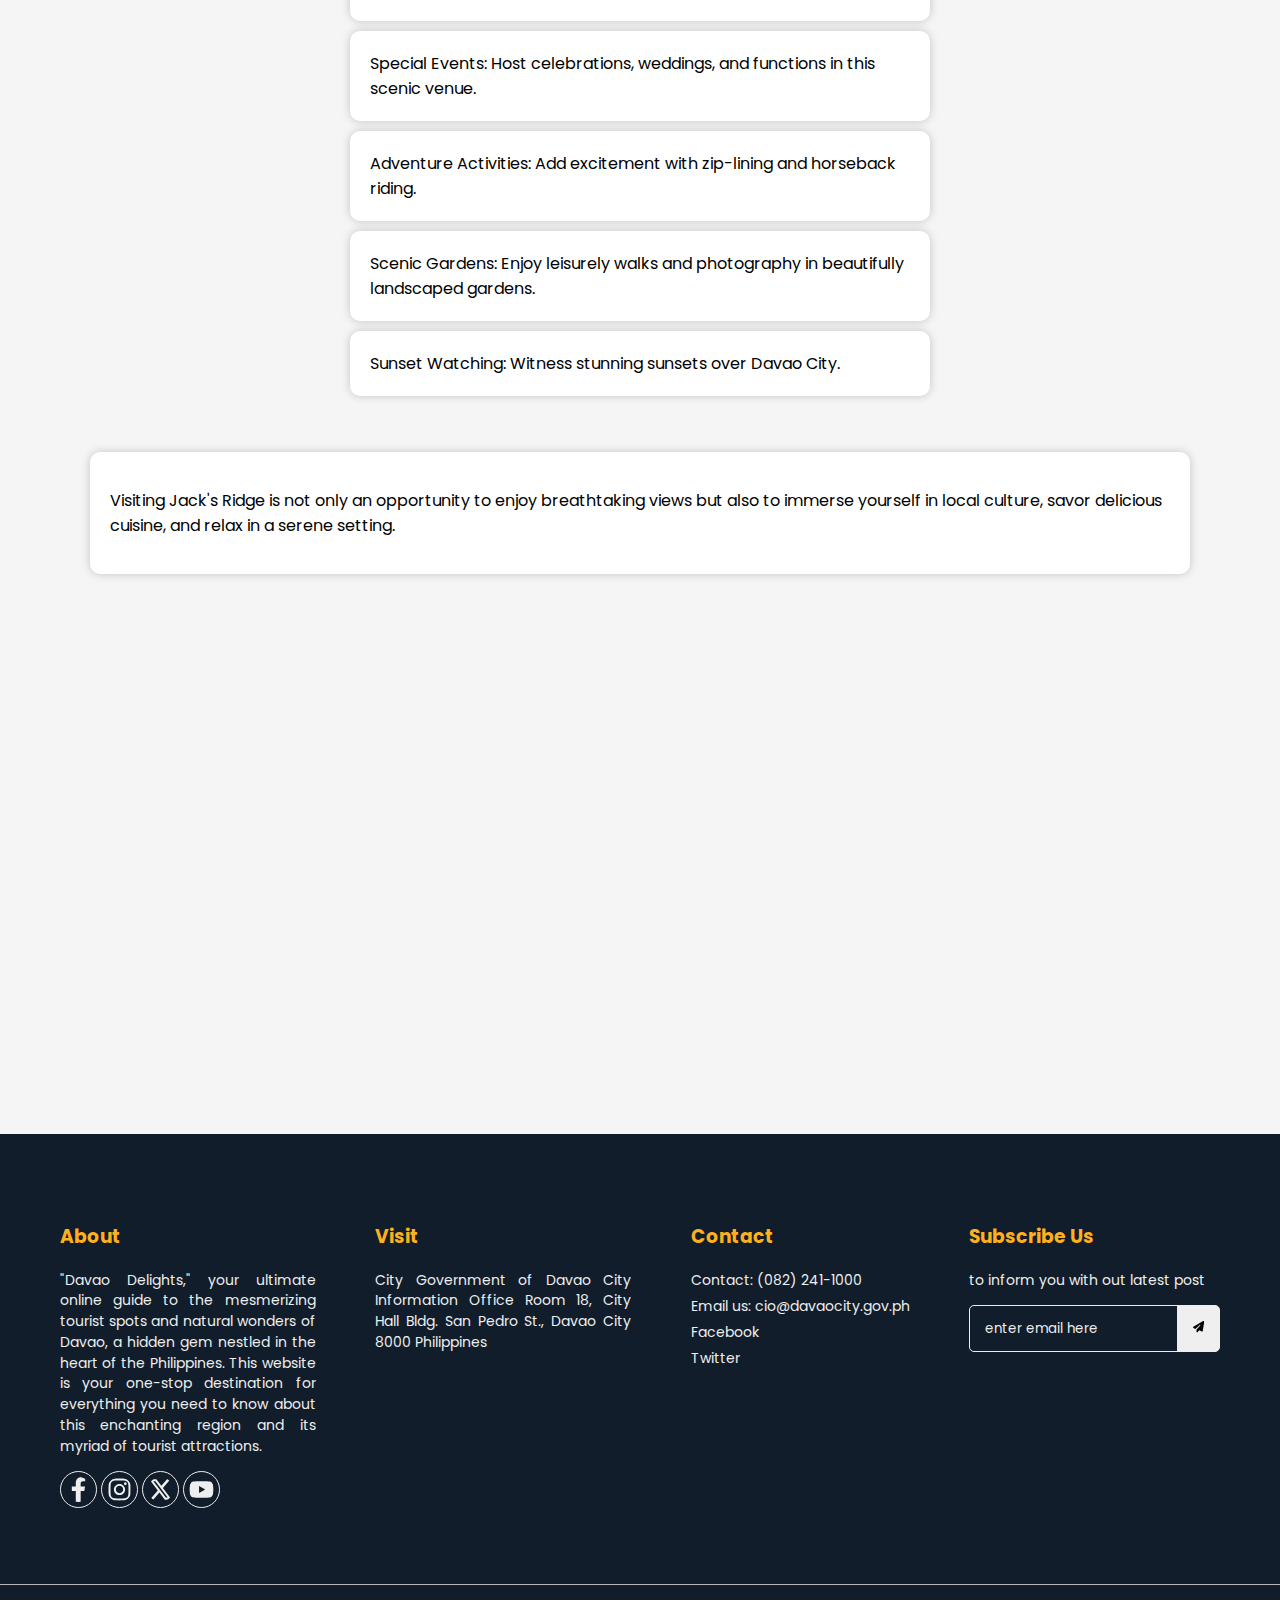
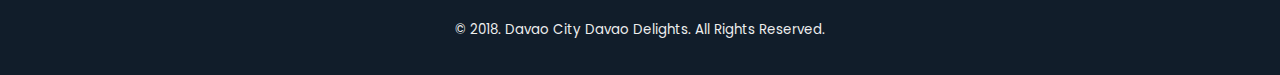
<file: components/jack.html>
<!DOCTYPE html>
<html lang="en">
<head>
    <meta charset="UTF-8">
    <meta name="viewport" content="width=device-width, initial-scale=1.0">
    <title>Davao Delights</title>
    <link rel="stylesheet" href="jack.css">
</head>
<body>
    <header>
        <nav>
            <img src="/img/logo.png" alt="logo">
            <ul>
                <li><a href="/index.html">Home</a></li>
                <li><a href="/index.html">About</a></li>
                <div class="dropdown">
                    <li>
                        <a href="#">Place to go</a>
                        <div class="dropdown-content">
                            <div>
                                <a href="/components/mountapo.html">Mount Apo</a>
                            </div>
                            <div>
                                <a href="/components/samal.html">Samal Island</a>
                            </div>
                            <div>
                                <a href="/components/dahican.html">Dahican Beach</a>
                            </div>
                            <div>
                                <a href="/components/dinosaur.html">Sleeping Dinosaur</a>
                            </div>
                            <div>
                                <a href="/components/riverfront.html">Riverfront Crocodile Park</a>
                            </div>
                            <div>
                                <a href="/components/tamayong.html">Tamayong Prayer Mountain</a>
                            </div>
                            <div>
                                <a href="/components/panas.html">Panas Falls</a>
                            </div>
                            <div>
                                <a href="/components/butterfly.html">Butterfly Park</a>
                            </div>
                            <div>
                                <a href="/components/japanese.html">Japanese Tunnel</a>
                            </div>
                            <div>
                                <a href="/components/eden.html">Eden Nature Park</a>
                            </div>
                            <div>
                                <a href="/components/eagle.html">Philippine Eagle Center</a>
                            </div>
                            <div>
                                <a href="/components/jack.html">Jack Ridge</a>
                            </div>
                            
                        </div>
                    </li>
                </div>
                <li><a href="/Ladingpage.html">Location</a></li>
                <li><a href="#footer">Contact</a></li>
            </ul>
            <button><a href="/components/explore.html">Explore Wonders</a></button>
        </nav>
    </header>

    <main class="child-cont">
        <div class="main-mother">
            <div class="main-cont">
                <h1>Jack Ridge</h1>
                <p>The land on which Jack's Ridge now stand once formed part of the headquarter of the retreating Japanese forces towards the end of the World War II. The Americans had landed in Davao on May 1, 1945, forcing the Japanese to beat a path to Matina Hills where they had a commanding view of the Davao Gulf where the American ships were anchored. Fierce fighting soon erupted between the two forces, and as history shown us, the Japanese lost.</p>
            </div>
        </div>
    </main>
</section>

    <div class="all-contents">
        <section class="supporting">
            <div class="container">
                <h1>Top Reasons to Visit Jack Ridge</h1>
                <ul class="reasons-list">
                    <<li>Panoramic Views: Enjoy breathtaking views of Davao City.</li>
                    <li>Historical Significance: Explore a site with historical importance from World War II.</li>
                    <li>Cultural Experience: Immerse yourself in indigenous culture through music and dance performances.</li>
                    <li>Delicious Dining: Indulge in a wide variety of local and international cuisine.</li>
                    <li>Relaxation: Find serenity in a tranquil environment, perfect for unwinding with family and friends.</li>
                    <li>Souvenir Shopping: Explore shops offering unique, locally crafted items.</li>
                    <li>Special Events: Host celebrations, weddings, and functions in this scenic venue.</li>
                    <li>Adventure Activities: Add excitement with zip-lining and horseback riding.</li>
                    <li>Scenic Gardens: Enjoy leisurely walks and photography in beautifully landscaped gardens.</li>
                    <li>Sunset Watching: Witness stunning sunsets over Davao City.</li>
                </ul>
            </div>

            <div class="paragraph-box">
                <p>Visiting Jack's Ridge is not only an opportunity to enjoy breathtaking views but also to immerse yourself in local culture, savor delicious cuisine, and relax in a serene setting.</p>
            </div>
        </section>
    </div>   

    <section id="location">
        <div class="location-iframe" style="width: 100%">
            <iframe width="100%" height="600" frameborder="0" scrolling="no" marginheight="0" marginwidth="0" src="https://maps.google.com/maps?width=100%25&amp;height=600&amp;hl=en&amp;q=jack%20ridge+(Samal)&amp;t=&amp;z=13&amp;ie=UTF8&amp;iwloc=B&amp;output=embed"><a href="https://www.maps.ie/population/">Find Population on Map</a></iframe>
        </div>
    </section>

      <!-- Footer -->
      <footer id="footer">
        <div class="footer-contents">
            <div class="footer-title">
                <h3>About</h3>
                <p> "Davao Delights," your ultimate online guide to the mesmerizing tourist spots and natural wonders of Davao, a hidden gem nestled in the heart of the Philippines. This website is your one-stop destination for everything you need to know about this enchanting region and its myriad of tourist attractions. </p>
                <div class="icons">
                    <svg xmlns="http://www.w3.org/2000/svg" height="1em" viewBox="0 0 320 512">
                        <path d="M279.14 288l14.22-92.66h-88.91v-60.13c0-25.35 12.42-50.06 52.24-50.06h40.42V6.26S260.43 0 225.36 0c-73.22 0-121.08 44.38-121.08 124.72v70.62H22.89V288h81.39v224h100.17V288" fill="#eeeeee" />
                    </svg>
                    <svg xmlns="http://www.w3.org/2000/svg" height="1em" viewBox="0 0 448 512"><!--! Font Awesome Free 6.4.2 by @fontawesome - https://fontawesome.com License - https://fontawesome.com/license (Commercial License) Copyright 2023 Fonticons, Inc. -->
                        <path d="M224.1 141c-63.6 0-114.9 51.3-114.9 114.9s51.3 114.9 114.9 114.9S339 319.5 339 255.9 287.7 141 224.1 141zm0 189.6c-41.1 0-74.7-33.5-74.7-74.7s33.5-74.7 74.7-74.7 74.7 33.5 74.7 74.7-33.6 74.7-74.7 74.7zm146.4-194.3c0 14.9-12 26.8-26.8 26.8-14.9 0-26.8-12-26.8-26.8s12-26.8 26.8-26.8 26.8 12 26.8 26.8zm76.1 27.2c-1.7-35.9-9.9-67.7-36.2-93.9-26.2-26.2-58-34.4-93.9-36.2-37-2.1-147.9-2.1-184.9 0-35.8 1.7-67.6 9.9-93.9 36.1s-34.4 58-36.2 93.9c-2.1 37-2.1 147.9 0 184.9 1.7 35.9 9.9 67.7 36.2 93.9s58 34.4 93.9 36.2c37 2.1 147.9 2.1 184.9 0 35.9-1.7 67.7-9.9 93.9-36.2 26.2-26.2 34.4-58 36.2-93.9 2.1-37 2.1-147.8 0-184.8zM398.8 388c-7.8 19.6-22.9 34.7-42.6 42.6-29.5 11.7-99.5 9-132.1 9s-102.7 2.6-132.1-9c-19.6-7.8-34.7-22.9-42.6-42.6-11.7-29.5-9-99.5-9-132.1s-2.6-102.7 9-132.1c7.8-19.6 22.9-34.7 42.6-42.6 29.5-11.7 99.5-9 132.1-9s102.7-2.6 132.1 9c19.6 7.8 34.7 22.9 42.6 42.6 11.7 29.5 9 99.5 9 132.1s2.7 102.7-9 132.1z" fill="#eeeeee"/>
                    </svg>
                    <svg xmlns="http://www.w3.org/2000/svg" height="1em" viewBox="0 0 512 512">
                        <path d="M389.2 48h70.6L305.6 224.2 487 464H345L233.7 318.6 106.5 464H35.8L200.7 275.5 26.8 48H172.4L272.9 180.9 389.2 48zM364.4 421.8h39.1L151.1 88h-42L364.4 421.8" fill="#eeeeee" />
                    </svg>
                    <svg xmlns="http://www.w3.org/2000/svg" height="1em" viewBox="0 0 576 512">
                        <path d="M549.655 124.083c-6.281-23.65-24.787-42.276-48.284-48.597C458.781 64 288 64 288 64S117.22 64 74.629 75.486c-23.497 6.322-42.003 24.947-48.284 48.597-11.412 42.867-11.412 132.305-11.412 132.305s0 89.438 11.412 132.305c6.281 23.65 24.787 41.5 48.284 47.821C117.22 448 288 448 288 448s170.78 0 213.371-11.486c23.497-6.321 42.003-24.171 48.284-47.821 11.412-42.867 11.412-132.305 11.412-132.305s0-89.438-11.412-132.305zm-317.51 213.508V175.185l142.739 81.205-142.739 81.201" fill="#eeeeee" />
                    </svg>
                    
                </div>
            </div>
        
            <div class="visit">
                <h3>Visit</h3>
                <p>City Government of Davao
                City Information Office
                Room 18, City Hall Bldg.
                San Pedro St., Davao City
                8000 Philippines</p>
            </div>
        
            <div class="contact">
                <h3>Contact</h3>
                <ul>
                    <li>Contact: (082) 241-1000</li> 
                    <li>Email us: cio@davaocity.gov.ph</li>
                    <li><a href="#www.facebook.com/davaocityreports">Facebook</a></li>
                    <li><a href="#www.facebook.com/davaocityreports">Twitter</a></li>
                </ul>
            </div>
        
            <div class="contact">
                <h3>Subscribe Us</h3>
                <p>to inform you with out latest post</p>
                <form class="inputs">
                    <input type="email" id="email" name="email" placeholder="enter email here" required>
                    <button><svg xmlns="http://www.w3.org/2000/svg" height="0.7rem" viewBox="0 0 512 512"><!--! Font Awesome Free 6.4.2 by @fontawesome - https://fontawesome.com License - https://fontawesome.com/license (Commercial License) Copyright 2023 Fonticons, Inc. --><path d="M498.1 5.6c10.1 7 15.4 19.1 13.5 31.2l-64 416c-1.5 9.7-7.4 18.2-16 23s-18.9 5.4-28 1.6L284 427.7l-68.5 74.1c-8.9 9.7-22.9 12.9-35.2 8.1S160 493.2 160 480V396.4c0-4 1.5-7.8 4.2-10.7L331.8 202.8c5.8-6.3 5.6-16-.4-22s-15.7-6.4-22-.7L106 360.8 17.7 316.6C7.1 311.3 .3 300.7 0 288.9s5.9-22.8 16.1-28.7l448-256c10.7-6.1 23.9-5.5 34 1.4z"/></svg></button>
                </form>
            </div>
        </div>
    </footer>
        
        <div class="lis">
        <small>© 2018. Davao City Davao Delights. All Rights Reserved.</small>
        </div>		

            <script src="/script.js"></script>
</body>
</html>
</file>
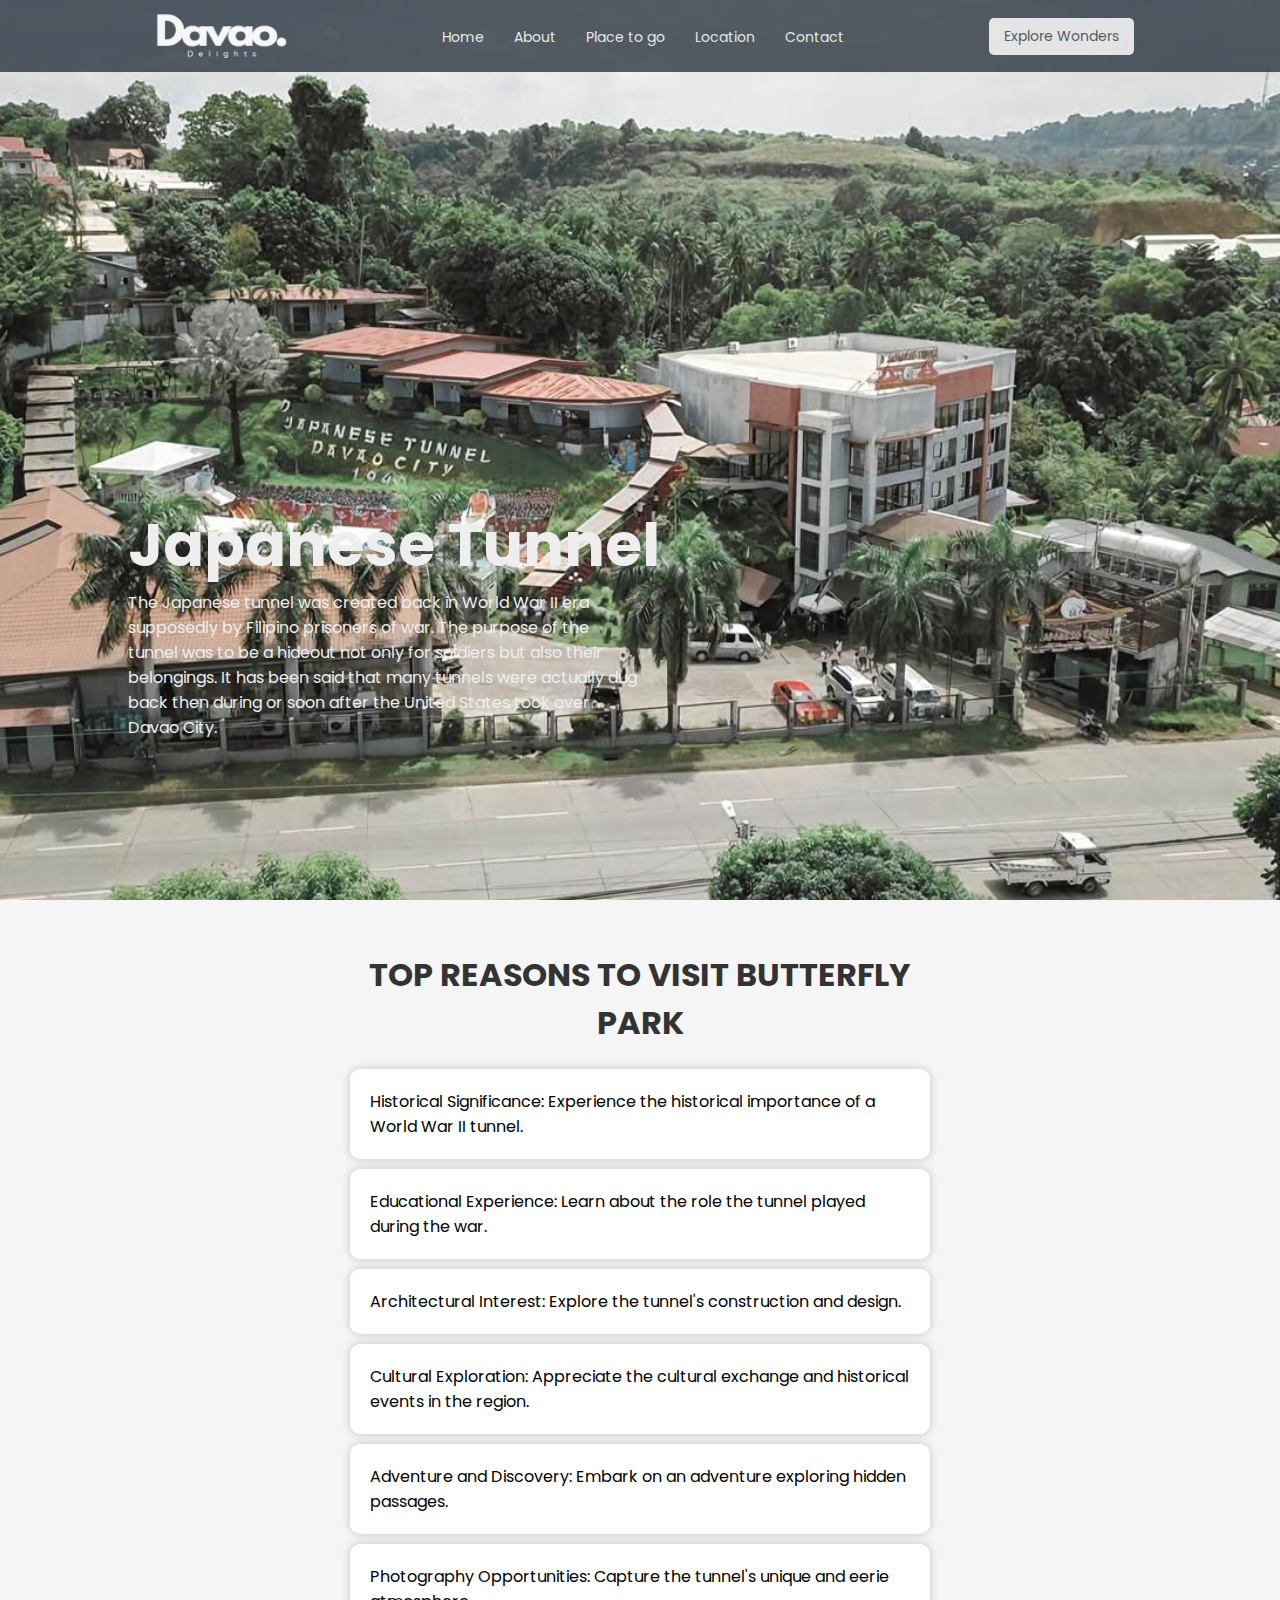
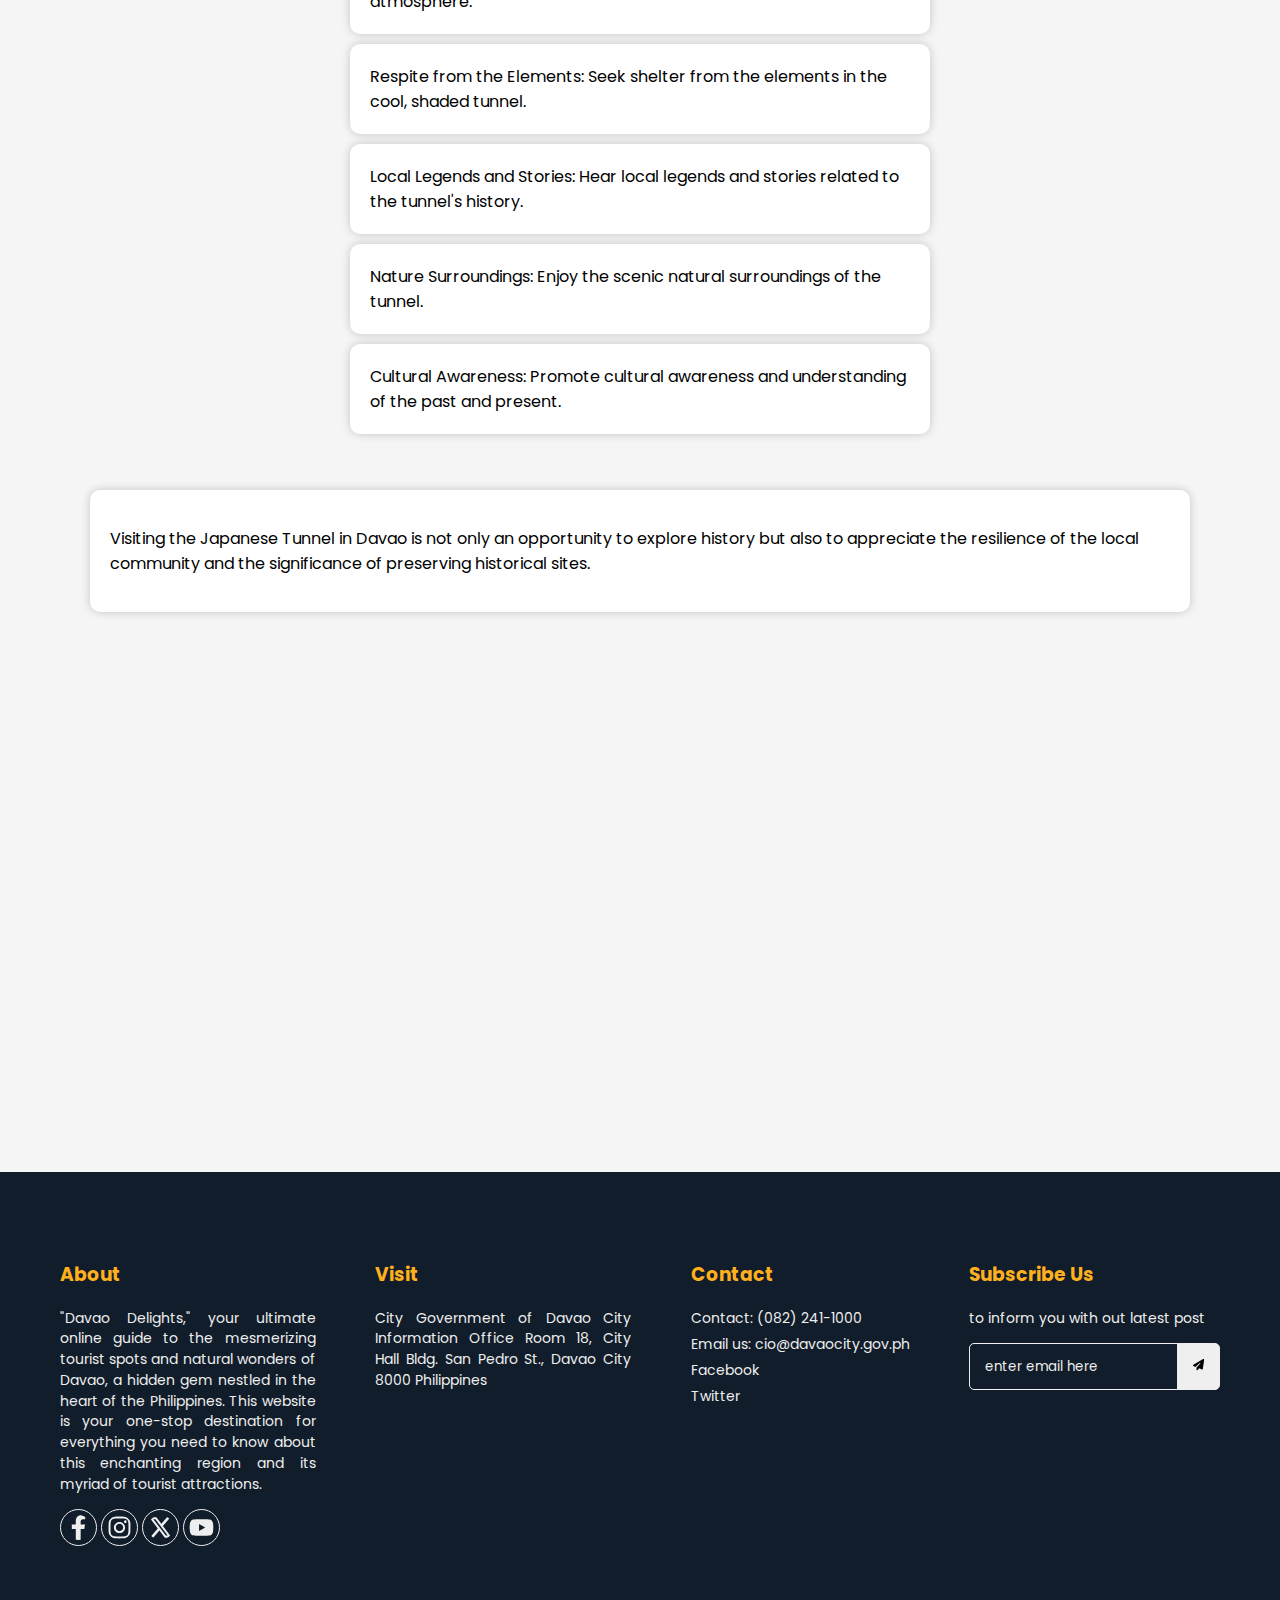
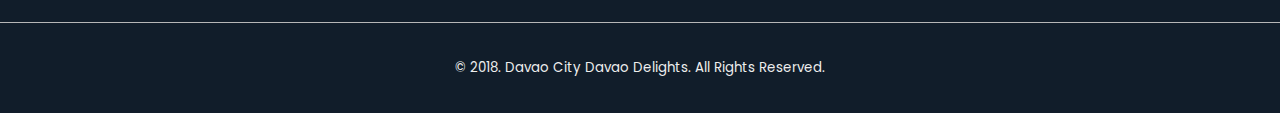
<file: components/japanese.html>
<!DOCTYPE html>
<html lang="en">
<head>
    <meta charset="UTF-8">
    <meta name="viewport" content="width=device-width, initial-scale=1.0">
    <title>Davao Delights</title>
    <link rel="stylesheet" href="japanese.css">
</head>
<body>
    <header>
        <nav>
            <img src="/img/logo.png" alt="logo">
            <ul>
                <li><a href="/index.html">Home</a></li>
                <li><a href="/index.html">About</a></li>
                <div class="dropdown">
                    <li>
                        <a href="#">Place to go</a>
                        <div class="dropdown-content">
                            <div>
                                <a href="/components/mountapo.html">Mount Apo</a>
                            </div>
                            <div>
                                <a href="/components/samal.html">Samal Island</a>
                            </div>
                            <div>
                                <a href="/components/dahican.html">Dahican Beach</a>
                            </div>
                            <div>
                                <a href="/components/dinosaur.html">Sleeping Dinosaur</a>
                            </div>
                            <div>
                                <a href="/components/riverfront.html">Riverfront Crocodile Park</a>
                            </div>
                            <div>
                                <a href="/components/tamayong.html">Tamayong Prayer Mountain</a>
                            </div>
                            <div>
                                <a href="/components/panas.html">Panas Falls</a>
                            </div>
                            <div>
                                <a href="/components/butterfly.html">Butterfly Park</a>
                            </div>
                            <div>
                                <a href="/components/japanese.html">Japanese Tunnel</a>
                            </div>
                            <div>
                                <a href="/components/eden.html">Eden Nature Park</a>
                            </div>
                            <div>
                                <a href="/components/eagle.html">Philippine Eagle Center</a>
                            </div>
                            <div>
                                <a href="/components/jack.html">Jack Ridge</a>
                            </div>
                            
                        </div>
                    </li>
                </div>
                <li><a href="/Ladingpage.html">Location</a></li>
                <li><a href="#footer">Contact</a></li>
            </ul>
            <button><a href="/components/explore.html">Explore Wonders</a></button>
        </nav>
    </header>

    <main class="child-cont">
        <div class="main-mother">
            <div class="main-cont">
                <h1>Japanese Tunnel</h1>
                <p>The Japanese tunnel was created back in World War II era supposedly by Filipino prisoners of war. The purpose of the tunnel was to be a hideout not only for soldiers but also their belongings. It has been said that many tunnels were actually dug back then during or soon after the United States took over Davao City.</p>
            </div>
        </div>
    </main>
</section>

    <div class="all-contents">
        <section class="supporting">
            <div class="container">
                <h1>Top Reasons to Visit Butterfly Park</h1>
                <ul class="reasons-list">
                    <li>Historical Significance: Experience the historical importance of a World War II tunnel.</li>
            <li>Educational Experience: Learn about the role the tunnel played during the war.</li>
            <li>Architectural Interest: Explore the tunnel's construction and design.</li>
            <li>Cultural Exploration: Appreciate the cultural exchange and historical events in the region.</li>
            <li>Adventure and Discovery: Embark on an adventure exploring hidden passages.</li>
            <li>Photography Opportunities: Capture the tunnel's unique and eerie atmosphere.</li>
            <li>Respite from the Elements: Seek shelter from the elements in the cool, shaded tunnel.</li>
            <li>Local Legends and Stories: Hear local legends and stories related to the tunnel's history.</li>
            <li>Nature Surroundings: Enjoy the scenic natural surroundings of the tunnel.</li>
            <li>Cultural Awareness: Promote cultural awareness and understanding of the past and present.</li>
                </ul>
            </div>

            <div class="paragraph-box">
                <p>Visiting the Japanese Tunnel in Davao is not only an opportunity to explore history but also to appreciate the resilience of the local community and the significance of preserving historical sites.</p>
            </div>
        </section>
    </div>
    
    <section id="location">
        <div class="location-iframe" style="width: 100%">
            <iframe width="100%" height="600" frameborder="0" scrolling="no" marginheight="0" marginwidth="0" src="https://maps.google.com/maps?width=100%25&amp;height=600&amp;hl=en&amp;q=japanese%20tunnel%20davao+(Samal)&amp;t=&amp;z=13&amp;ie=UTF8&amp;iwloc=B&amp;output=embed"><a href="https://www.maps.ie/population/">Population calculator map</a></iframe>
        </div>
    </section>

      <!-- Footer -->
      <footer id="footer">
        <div class="footer-contents">
            <div class="footer-title">
                <h3>About</h3>
                <p> "Davao Delights," your ultimate online guide to the mesmerizing tourist spots and natural wonders of Davao, a hidden gem nestled in the heart of the Philippines. This website is your one-stop destination for everything you need to know about this enchanting region and its myriad of tourist attractions. </p>
                <div class="icons">
                    <svg xmlns="http://www.w3.org/2000/svg" height="1em" viewBox="0 0 320 512">
                        <path d="M279.14 288l14.22-92.66h-88.91v-60.13c0-25.35 12.42-50.06 52.24-50.06h40.42V6.26S260.43 0 225.36 0c-73.22 0-121.08 44.38-121.08 124.72v70.62H22.89V288h81.39v224h100.17V288" fill="#eeeeee" />
                    </svg>
                    <svg xmlns="http://www.w3.org/2000/svg" height="1em" viewBox="0 0 448 512"><!--! Font Awesome Free 6.4.2 by @fontawesome - https://fontawesome.com License - https://fontawesome.com/license (Commercial License) Copyright 2023 Fonticons, Inc. -->
                        <path d="M224.1 141c-63.6 0-114.9 51.3-114.9 114.9s51.3 114.9 114.9 114.9S339 319.5 339 255.9 287.7 141 224.1 141zm0 189.6c-41.1 0-74.7-33.5-74.7-74.7s33.5-74.7 74.7-74.7 74.7 33.5 74.7 74.7-33.6 74.7-74.7 74.7zm146.4-194.3c0 14.9-12 26.8-26.8 26.8-14.9 0-26.8-12-26.8-26.8s12-26.8 26.8-26.8 26.8 12 26.8 26.8zm76.1 27.2c-1.7-35.9-9.9-67.7-36.2-93.9-26.2-26.2-58-34.4-93.9-36.2-37-2.1-147.9-2.1-184.9 0-35.8 1.7-67.6 9.9-93.9 36.1s-34.4 58-36.2 93.9c-2.1 37-2.1 147.9 0 184.9 1.7 35.9 9.9 67.7 36.2 93.9s58 34.4 93.9 36.2c37 2.1 147.9 2.1 184.9 0 35.9-1.7 67.7-9.9 93.9-36.2 26.2-26.2 34.4-58 36.2-93.9 2.1-37 2.1-147.8 0-184.8zM398.8 388c-7.8 19.6-22.9 34.7-42.6 42.6-29.5 11.7-99.5 9-132.1 9s-102.7 2.6-132.1-9c-19.6-7.8-34.7-22.9-42.6-42.6-11.7-29.5-9-99.5-9-132.1s-2.6-102.7 9-132.1c7.8-19.6 22.9-34.7 42.6-42.6 29.5-11.7 99.5-9 132.1-9s102.7-2.6 132.1 9c19.6 7.8 34.7 22.9 42.6 42.6 11.7 29.5 9 99.5 9 132.1s2.7 102.7-9 132.1z" fill="#eeeeee"/>
                    </svg>
                    <svg xmlns="http://www.w3.org/2000/svg" height="1em" viewBox="0 0 512 512">
                        <path d="M389.2 48h70.6L305.6 224.2 487 464H345L233.7 318.6 106.5 464H35.8L200.7 275.5 26.8 48H172.4L272.9 180.9 389.2 48zM364.4 421.8h39.1L151.1 88h-42L364.4 421.8" fill="#eeeeee" />
                    </svg>
                    <svg xmlns="http://www.w3.org/2000/svg" height="1em" viewBox="0 0 576 512">
                        <path d="M549.655 124.083c-6.281-23.65-24.787-42.276-48.284-48.597C458.781 64 288 64 288 64S117.22 64 74.629 75.486c-23.497 6.322-42.003 24.947-48.284 48.597-11.412 42.867-11.412 132.305-11.412 132.305s0 89.438 11.412 132.305c6.281 23.65 24.787 41.5 48.284 47.821C117.22 448 288 448 288 448s170.78 0 213.371-11.486c23.497-6.321 42.003-24.171 48.284-47.821 11.412-42.867 11.412-132.305 11.412-132.305s0-89.438-11.412-132.305zm-317.51 213.508V175.185l142.739 81.205-142.739 81.201" fill="#eeeeee" />
                    </svg>
                    
                </div>
            </div>
        
            <div class="visit">
                <h3>Visit</h3>
                <p>City Government of Davao
                City Information Office
                Room 18, City Hall Bldg.
                San Pedro St., Davao City
                8000 Philippines</p>
            </div>
        
            <div class="contact">
                <h3>Contact</h3>
                <ul>
                    <li>Contact: (082) 241-1000</li> 
                    <li>Email us: cio@davaocity.gov.ph</li>
                    <li><a href="#www.facebook.com/davaocityreports">Facebook</a></li>
                    <li><a href="#www.facebook.com/davaocityreports">Twitter</a></li>
                </ul>
            </div>
        
            <div class="contact">
                <h3>Subscribe Us</h3>
                <p>to inform you with out latest post</p>
                <form class="inputs">
                    <input type="email" id="email" name="email" placeholder="enter email here" required>
                    <button><svg xmlns="http://www.w3.org/2000/svg" height="0.7rem" viewBox="0 0 512 512"><!--! Font Awesome Free 6.4.2 by @fontawesome - https://fontawesome.com License - https://fontawesome.com/license (Commercial License) Copyright 2023 Fonticons, Inc. --><path d="M498.1 5.6c10.1 7 15.4 19.1 13.5 31.2l-64 416c-1.5 9.7-7.4 18.2-16 23s-18.9 5.4-28 1.6L284 427.7l-68.5 74.1c-8.9 9.7-22.9 12.9-35.2 8.1S160 493.2 160 480V396.4c0-4 1.5-7.8 4.2-10.7L331.8 202.8c5.8-6.3 5.6-16-.4-22s-15.7-6.4-22-.7L106 360.8 17.7 316.6C7.1 311.3 .3 300.7 0 288.9s5.9-22.8 16.1-28.7l448-256c10.7-6.1 23.9-5.5 34 1.4z"/></svg></button>
                </form>
            </div>
        </div>
    </footer>
        
        <div class="lis">
        <small>© 2018. Davao City Davao Delights. All Rights Reserved.</small>
        </div>			

            <script src="/script.js"></script>
</body>
</html>
</file>
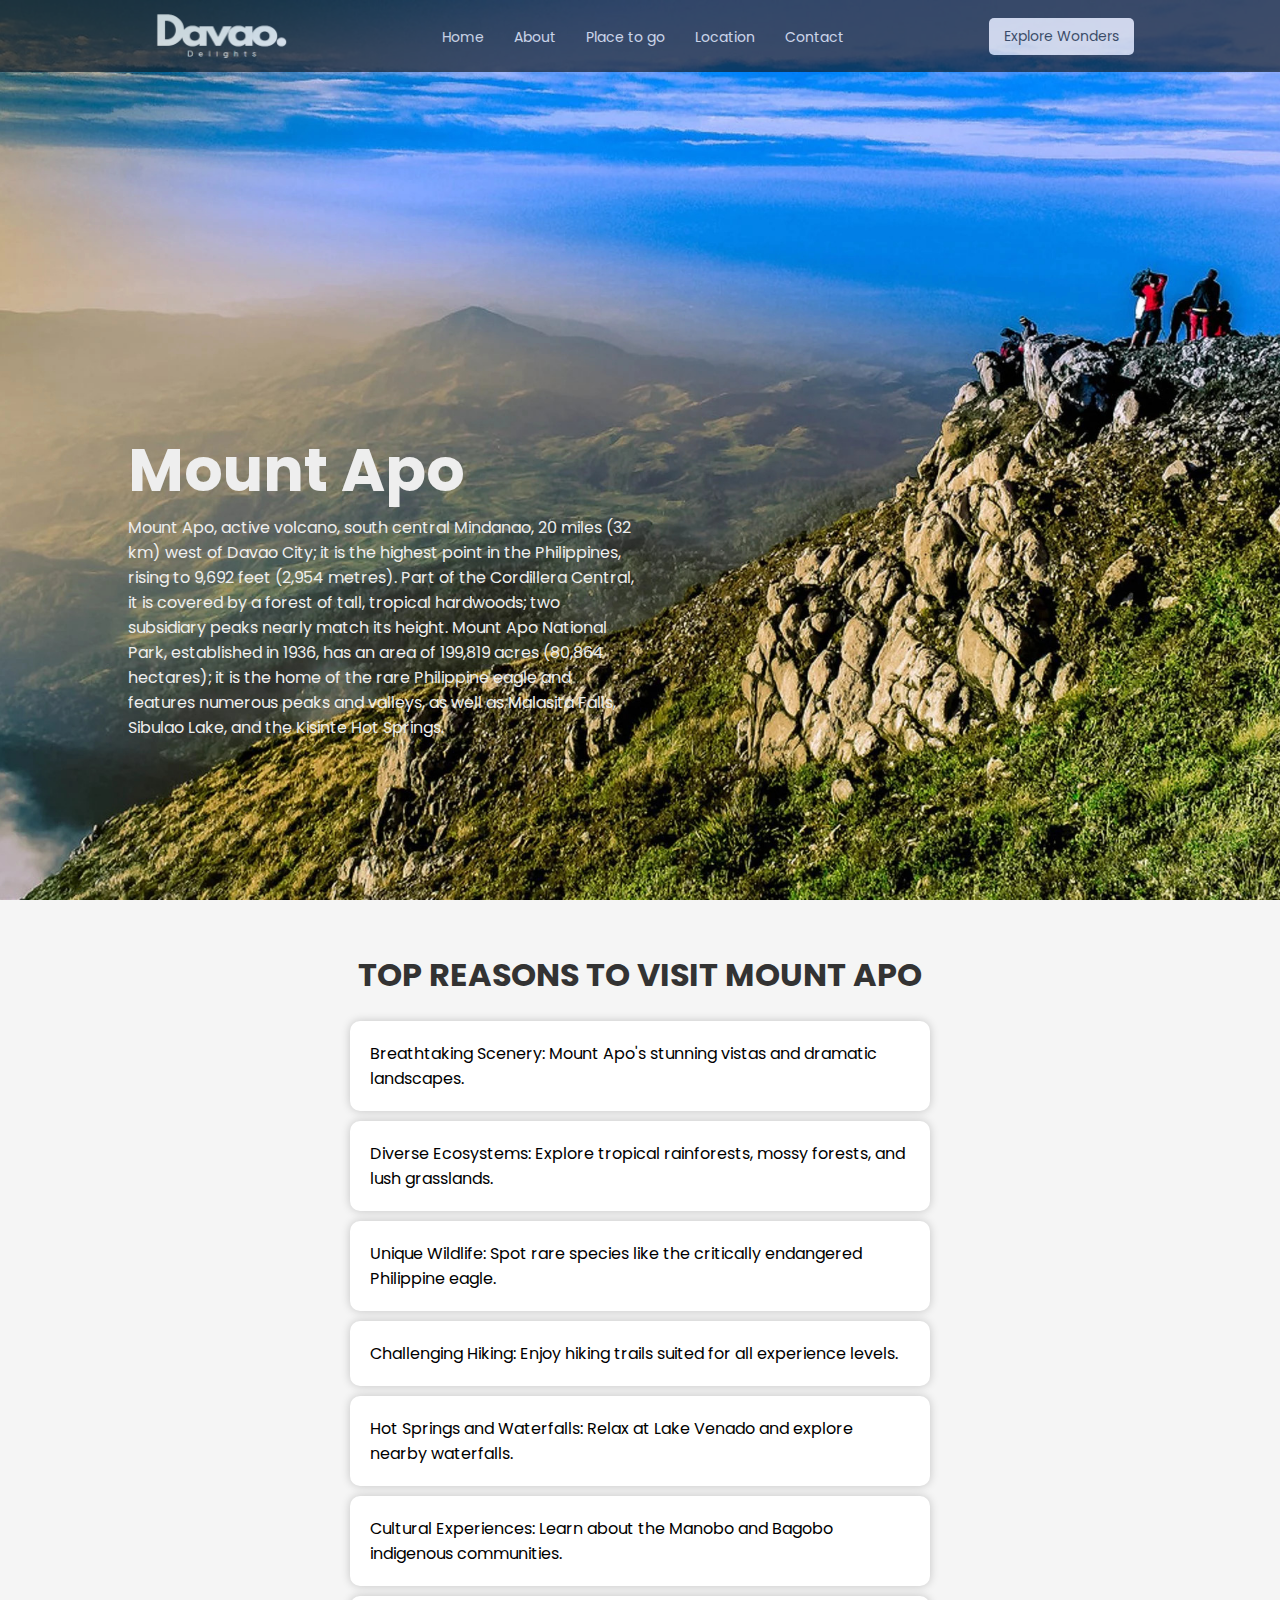
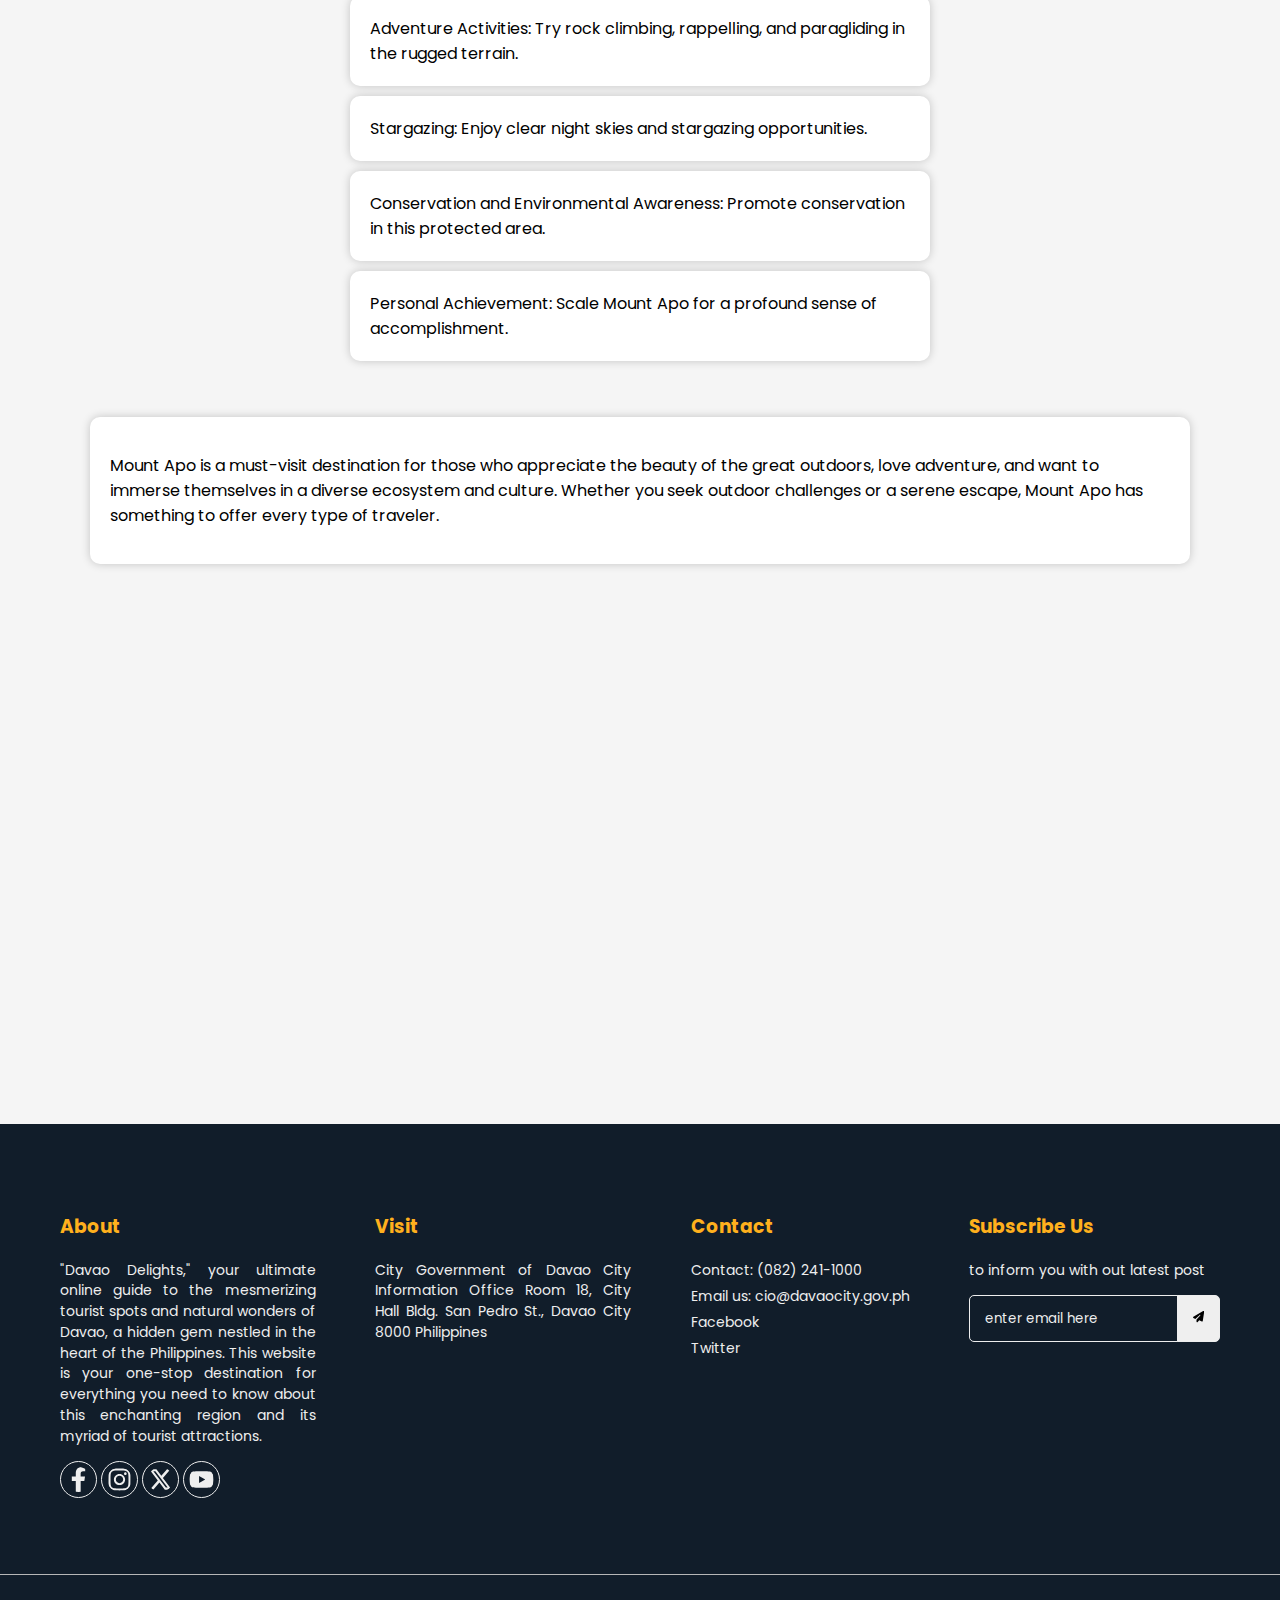
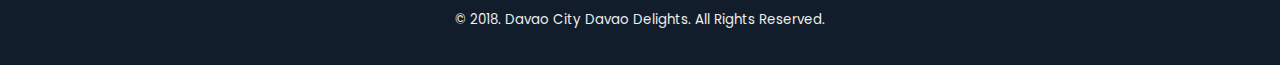
<file: components/mountapo.html>
<!DOCTYPE html>
<html lang="en">
<head>
    <meta charset="UTF-8">
    <meta name="viewport" content="width=device-width, initial-scale=1.0">
    <title>Davao Delights</title>
    <link rel="stylesheet" href="mount.css">
</head>
<body>
    <header>
        <nav>
            <img src="/img/logo.png" alt="logo">
            <ul>
                <li><a href="/index.html">Home</a></li>
                <li><a href="/index.html">About</a></li>
                <div class="dropdown">
                    <li>
                        <a href="#">Place to go</a>
                        <div class="dropdown-content">
                            <div>
                                <a href="/components/mountapo.html">Mount Apo</a>
                            </div>
                            <div>
                                <a href="/components/samal.html">Samal Island</a>
                            </div>
                            <div>
                                <a href="/components/dahican.html">Dahican Beach</a>
                            </div>
                            <div>
                                <a href="/components/dinosaur.html">Sleeping Dinosaur</a>
                            </div>
                            <div>
                                <a href="/components/riverfront.html">Riverfront Crocodile Park</a>
                            </div>
                            <div>
                                <a href="/components/tamayong.html">Tamayong Prayer Mountain</a>
                            </div>
                            <div>
                                <a href="/components/panas.html">Panas Falls</a>
                            </div>
                            <div>
                                <a href="/components/butterfly.html">Butterfly Park</a>
                            </div>
                            <div>
                                <a href="/components/japanese.html">Japanese Tunnel</a>
                            </div>
                            <div>
                                <a href="/components/eden.html">Eden Nature Park</a>
                            </div>
                            <div>
                                <a href="/components/eagle.html">Philippine Eagle Center</a>
                            </div>
                            <div>
                                <a href="/components/jack.html">Jack Ridge</a>
                            </div>
                            
                        </div>
                    </li>
                </div>
                <li><a href="/Ladingpage.html">Location</a></li>
                <li><a href="#footer">Contact</a></li>
            </ul>
            <button><a href="/components/explore.html">Explore Wonders</a></button>
        </nav>
    </header>

    <main class="child-cont">
        <div class="main-mother">
            <div class="main-cont">
                <h1>Mount Apo</h1>
                <p>Mount Apo, active volcano, south central Mindanao, 20 miles (32 km) west of Davao City; it is the highest point in the Philippines, rising to 9,692 feet (2,954 metres). Part of the Cordillera Central, it is covered by a forest of tall, tropical hardwoods; two subsidiary peaks nearly match its height. Mount Apo National Park, established in 1936, has an area of 199,819 acres (80,864 hectares); it is the home of the rare Philippine eagle and features numerous peaks and valleys, as well as Malasita Falls, Sibulao Lake, and the Kisinte Hot Springs.</p>
            </div>
        </div>
    </main>
</section>

    <div class="all-contents">
        <section class="supporting">
            <div class="container">
                <h1>Top Reasons to Visit Mount Apo</h1>
                <ul class="reasons-list">
                    <li>Breathtaking Scenery: Mount Apo's stunning vistas and dramatic landscapes.</li>
                    <li>Diverse Ecosystems: Explore tropical rainforests, mossy forests, and lush grasslands.</li>
                    <li>Unique Wildlife: Spot rare species like the critically endangered Philippine eagle.</li>
                    <li>Challenging Hiking: Enjoy hiking trails suited for all experience levels.</li>
                    <li>Hot Springs and Waterfalls: Relax at Lake Venado and explore nearby waterfalls.</li>
                    <li>Cultural Experiences: Learn about the Manobo and Bagobo indigenous communities.</li>
                    <li>Adventure Activities: Try rock climbing, rappelling, and paragliding in the rugged terrain.</li>
                    <li>Stargazing: Enjoy clear night skies and stargazing opportunities.</li>
                    <li>Conservation and Environmental Awareness: Promote conservation in this protected area.</li>
                    <li>Personal Achievement: Scale Mount Apo for a profound sense of accomplishment.</li>
                </ul>
            </div>

            <div class="paragraph-box">
                <p>Mount Apo is a must-visit destination for those who appreciate the beauty of the great outdoors, love adventure, and want to immerse themselves in a diverse ecosystem and culture. Whether you seek outdoor challenges or a serene escape, Mount Apo has something to offer every type of traveler.</p>
            </div>
        </section>
    </div>

    <section id="location">
        <div class="location-iframe" style="width: 100%">
            <iframe width="100%" height="600" frameborder="0" scrolling="no" marginheight="0" marginwidth="0" src="https://maps.google.com/maps?width=100%25&amp;height=600&amp;hl=en&amp;q=mount%20apo+(Samal)&amp;t=&amp;z=13&amp;ie=UTF8&amp;iwloc=B&amp;output=embed"><a href="https://www.maps.ie/population/">Population mapping</a></iframe>
        </div>
    </section>

       <!-- Footer -->
       <footer id="footer">
        <div class="footer-contents">
            <div class="footer-title">
                <h3>About</h3>
                <p> "Davao Delights," your ultimate online guide to the mesmerizing tourist spots and natural wonders of Davao, a hidden gem nestled in the heart of the Philippines. This website is your one-stop destination for everything you need to know about this enchanting region and its myriad of tourist attractions. </p>
                <div class="icons">
                    <svg xmlns="http://www.w3.org/2000/svg" height="1em" viewBox="0 0 320 512">
                        <path d="M279.14 288l14.22-92.66h-88.91v-60.13c0-25.35 12.42-50.06 52.24-50.06h40.42V6.26S260.43 0 225.36 0c-73.22 0-121.08 44.38-121.08 124.72v70.62H22.89V288h81.39v224h100.17V288" fill="#eeeeee" />
                    </svg>
                    <svg xmlns="http://www.w3.org/2000/svg" height="1em" viewBox="0 0 448 512"><!--! Font Awesome Free 6.4.2 by @fontawesome - https://fontawesome.com License - https://fontawesome.com/license (Commercial License) Copyright 2023 Fonticons, Inc. -->
                        <path d="M224.1 141c-63.6 0-114.9 51.3-114.9 114.9s51.3 114.9 114.9 114.9S339 319.5 339 255.9 287.7 141 224.1 141zm0 189.6c-41.1 0-74.7-33.5-74.7-74.7s33.5-74.7 74.7-74.7 74.7 33.5 74.7 74.7-33.6 74.7-74.7 74.7zm146.4-194.3c0 14.9-12 26.8-26.8 26.8-14.9 0-26.8-12-26.8-26.8s12-26.8 26.8-26.8 26.8 12 26.8 26.8zm76.1 27.2c-1.7-35.9-9.9-67.7-36.2-93.9-26.2-26.2-58-34.4-93.9-36.2-37-2.1-147.9-2.1-184.9 0-35.8 1.7-67.6 9.9-93.9 36.1s-34.4 58-36.2 93.9c-2.1 37-2.1 147.9 0 184.9 1.7 35.9 9.9 67.7 36.2 93.9s58 34.4 93.9 36.2c37 2.1 147.9 2.1 184.9 0 35.9-1.7 67.7-9.9 93.9-36.2 26.2-26.2 34.4-58 36.2-93.9 2.1-37 2.1-147.8 0-184.8zM398.8 388c-7.8 19.6-22.9 34.7-42.6 42.6-29.5 11.7-99.5 9-132.1 9s-102.7 2.6-132.1-9c-19.6-7.8-34.7-22.9-42.6-42.6-11.7-29.5-9-99.5-9-132.1s-2.6-102.7 9-132.1c7.8-19.6 22.9-34.7 42.6-42.6 29.5-11.7 99.5-9 132.1-9s102.7-2.6 132.1 9c19.6 7.8 34.7 22.9 42.6 42.6 11.7 29.5 9 99.5 9 132.1s2.7 102.7-9 132.1z" fill="#eeeeee"/>
                    </svg>
                    <svg xmlns="http://www.w3.org/2000/svg" height="1em" viewBox="0 0 512 512">
                        <path d="M389.2 48h70.6L305.6 224.2 487 464H345L233.7 318.6 106.5 464H35.8L200.7 275.5 26.8 48H172.4L272.9 180.9 389.2 48zM364.4 421.8h39.1L151.1 88h-42L364.4 421.8" fill="#eeeeee" />
                    </svg>
                    <svg xmlns="http://www.w3.org/2000/svg" height="1em" viewBox="0 0 576 512">
                        <path d="M549.655 124.083c-6.281-23.65-24.787-42.276-48.284-48.597C458.781 64 288 64 288 64S117.22 64 74.629 75.486c-23.497 6.322-42.003 24.947-48.284 48.597-11.412 42.867-11.412 132.305-11.412 132.305s0 89.438 11.412 132.305c6.281 23.65 24.787 41.5 48.284 47.821C117.22 448 288 448 288 448s170.78 0 213.371-11.486c23.497-6.321 42.003-24.171 48.284-47.821 11.412-42.867 11.412-132.305 11.412-132.305s0-89.438-11.412-132.305zm-317.51 213.508V175.185l142.739 81.205-142.739 81.201" fill="#eeeeee" />
                    </svg>
                    
                </div>
            </div>
        
            <div class="visit">
                <h3>Visit</h3>
                <p>City Government of Davao
                City Information Office
                Room 18, City Hall Bldg.
                San Pedro St., Davao City
                8000 Philippines</p>
            </div>
        
            <div class="contact">
                <h3>Contact</h3>
                <ul>
                    <li>Contact: (082) 241-1000</li> 
                    <li>Email us: cio@davaocity.gov.ph</li>
                    <li><a href="#www.facebook.com/davaocityreports">Facebook</a></li>
                    <li><a href="#www.facebook.com/davaocityreports">Twitter</a></li>
                </ul>
            </div>
        
            <div class="contact">
                <h3>Subscribe Us</h3>
                <p>to inform you with out latest post</p>
                <form class="inputs">
                    <input type="email" id="email" name="email" placeholder="enter email here" required>
                    <button><svg xmlns="http://www.w3.org/2000/svg" height="0.7rem" viewBox="0 0 512 512"><!--! Font Awesome Free 6.4.2 by @fontawesome - https://fontawesome.com License - https://fontawesome.com/license (Commercial License) Copyright 2023 Fonticons, Inc. --><path d="M498.1 5.6c10.1 7 15.4 19.1 13.5 31.2l-64 416c-1.5 9.7-7.4 18.2-16 23s-18.9 5.4-28 1.6L284 427.7l-68.5 74.1c-8.9 9.7-22.9 12.9-35.2 8.1S160 493.2 160 480V396.4c0-4 1.5-7.8 4.2-10.7L331.8 202.8c5.8-6.3 5.6-16-.4-22s-15.7-6.4-22-.7L106 360.8 17.7 316.6C7.1 311.3 .3 300.7 0 288.9s5.9-22.8 16.1-28.7l448-256c10.7-6.1 23.9-5.5 34 1.4z"/></svg></button>
                </form>
            </div>
        </div>
    </footer>
        
        <div class="lis">
        <small>© 2018. Davao City Davao Delights. All Rights Reserved.</small>
        </div>		

            <script src="/script.js"></script>
</body>
</html>
</file>
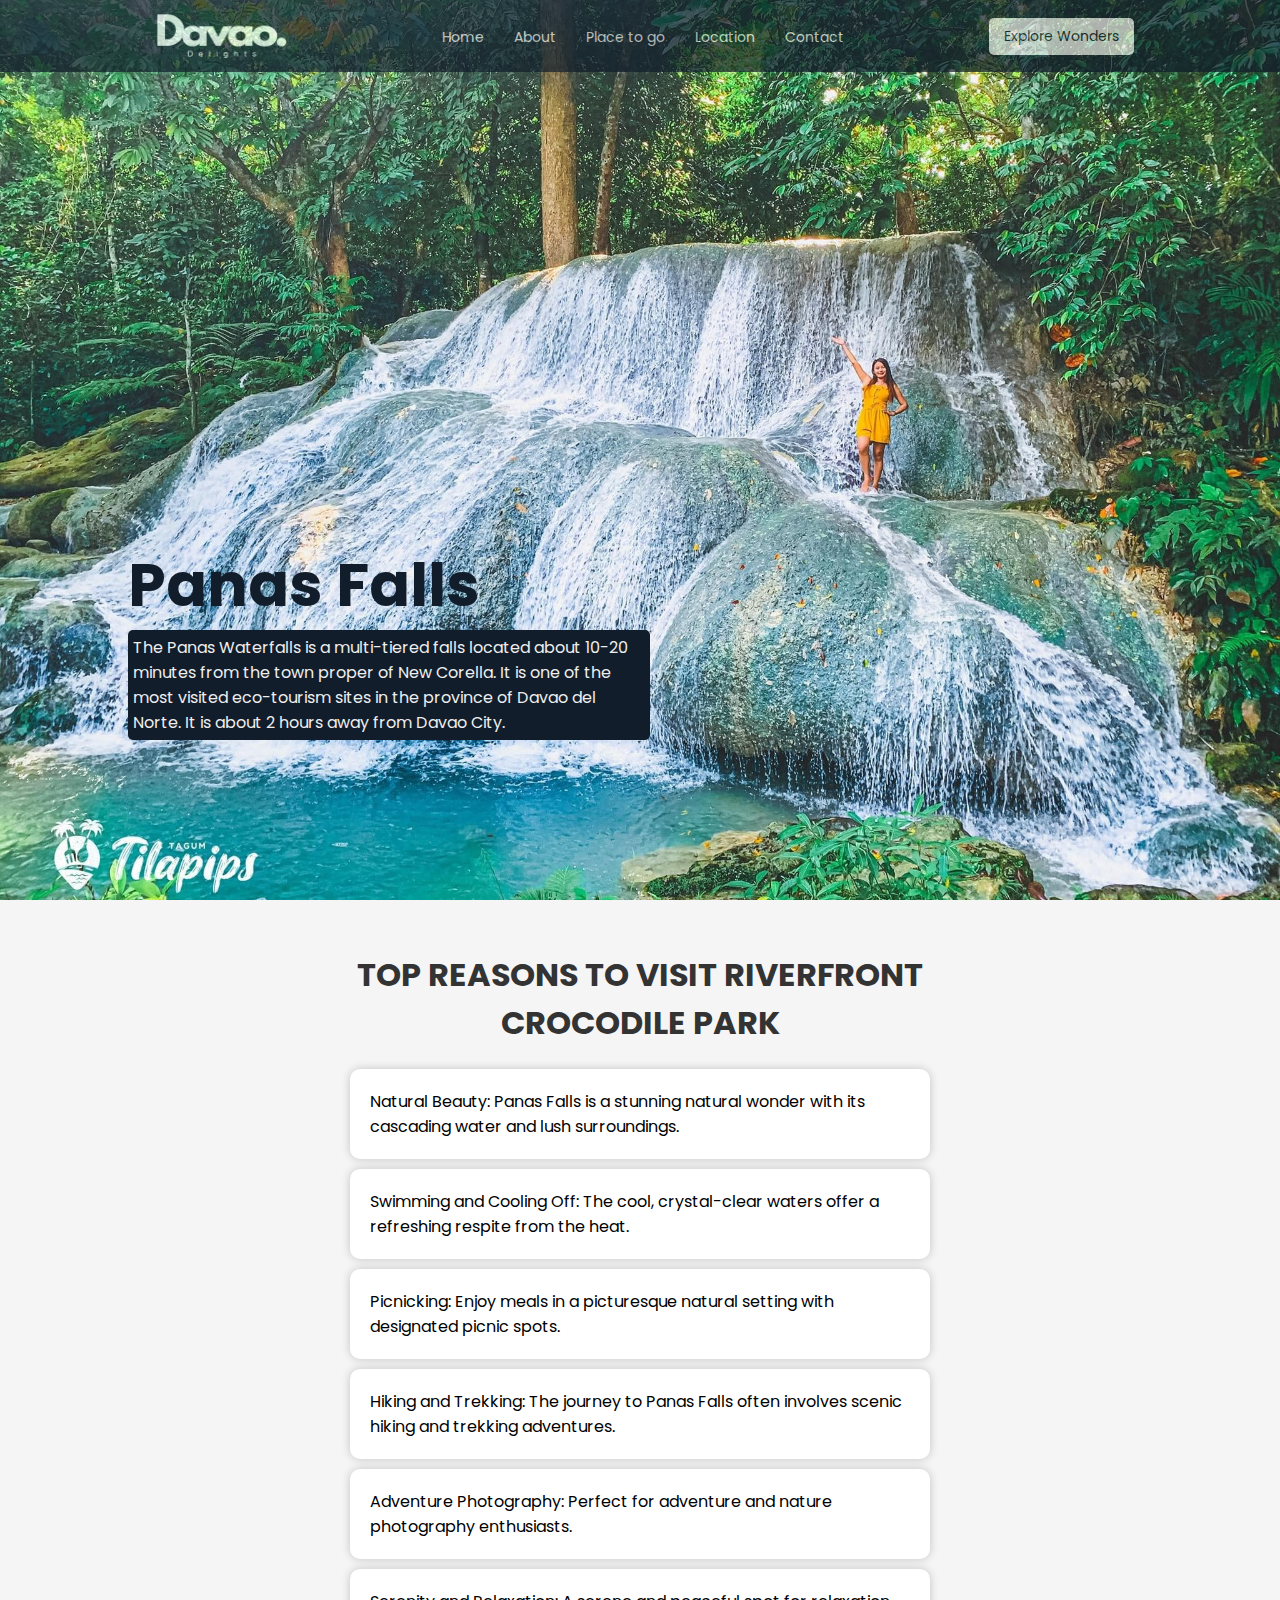
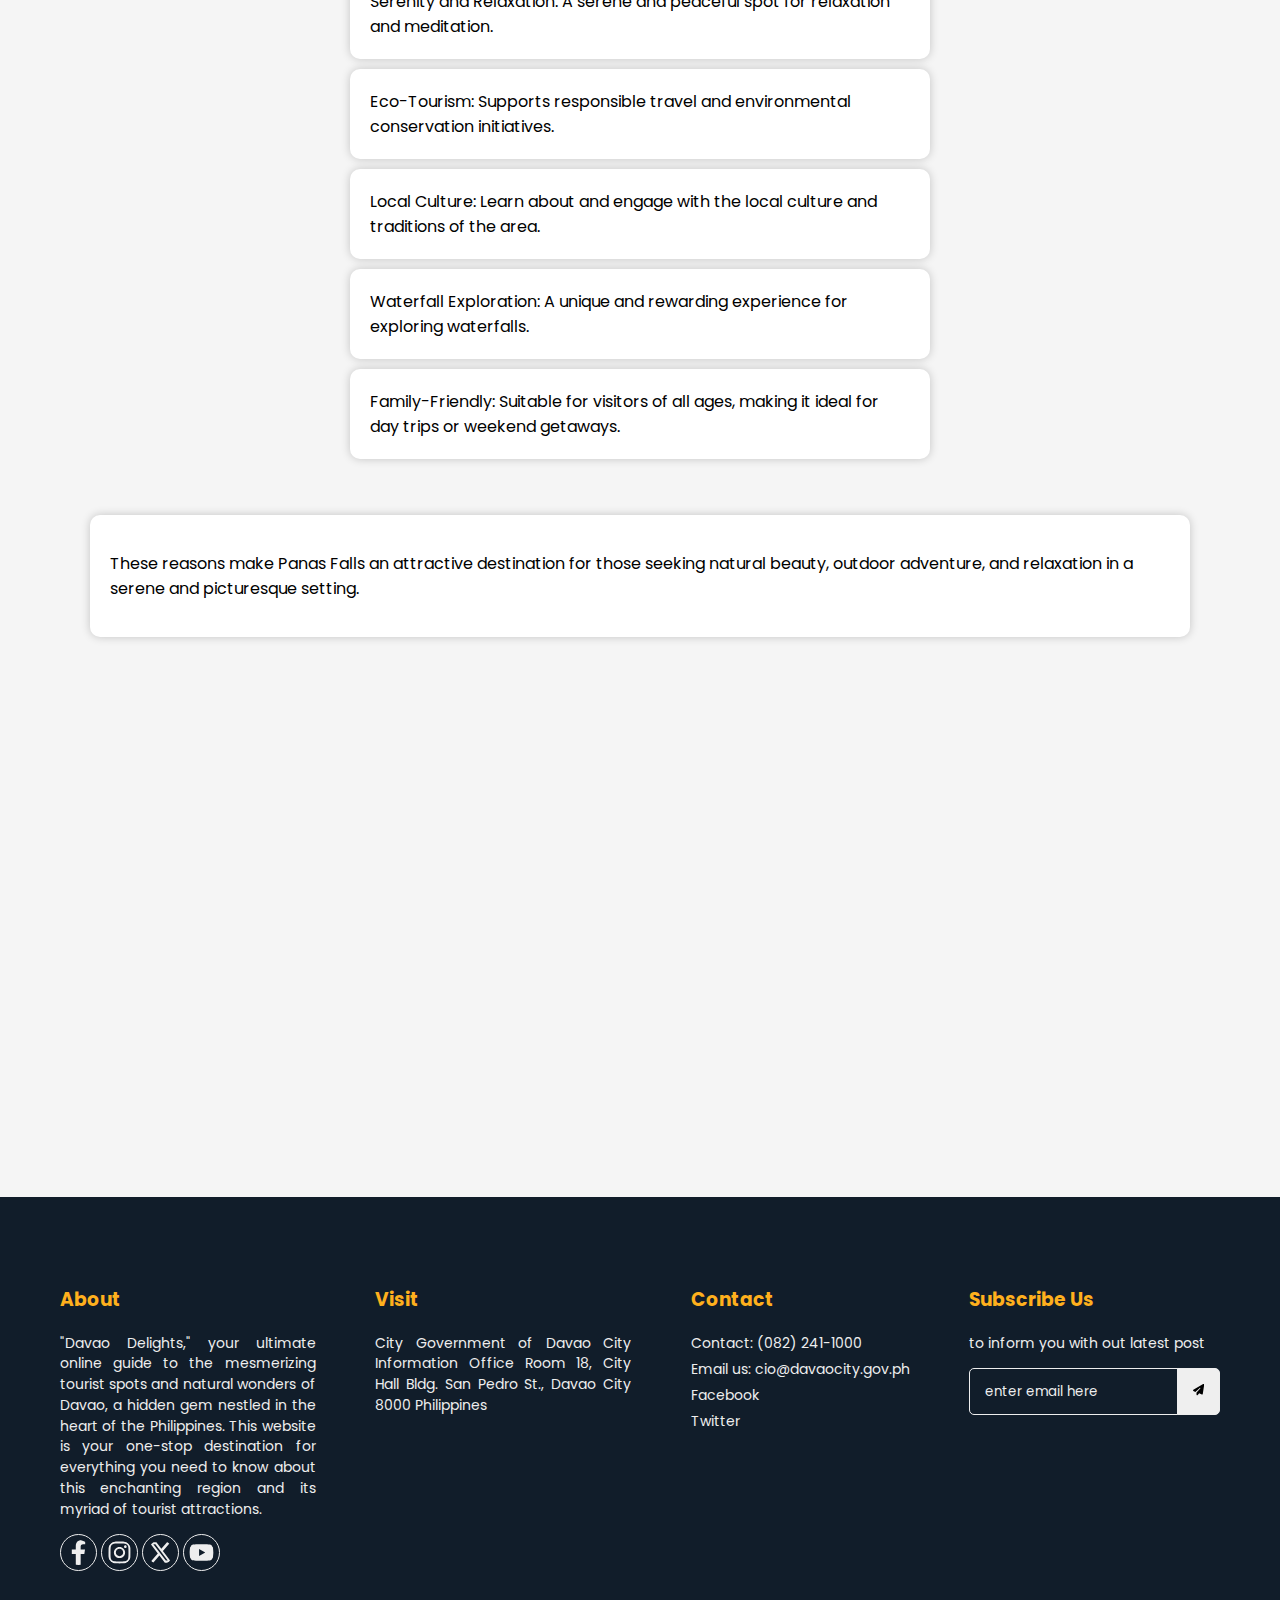
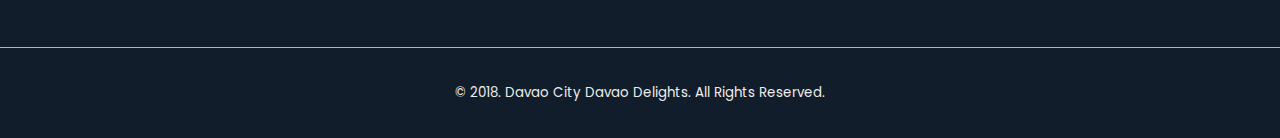
<file: components/panas.html>
<!DOCTYPE html>
<html lang="en">
<head>
    <meta charset="UTF-8">
    <meta name="viewport" content="width=device-width, initial-scale=1.0">
    <title>Davao Delights</title>
    <link rel="stylesheet" href="panas.css">
</head>
<body>
    <header>
        <nav>
            <img src="/img/logo.png" alt="logo">
            <ul>
                <li><a href="/index.html">Home</a></li>
                <li><a href="/index.html">About</a></li>
                <div class="dropdown">
                    <li>
                        <a href="#">Place to go</a>
                        <div class="dropdown-content">
                            <div>
                                <a href="/components/mountapo.html">Mount Apo</a>
                            </div>
                            <div>
                                <a href="/components/samal.html">Samal Island</a>
                            </div>
                            <div>
                                <a href="/components/dahican.html">Dahican Beach</a>
                            </div>
                            <div>
                                <a href="/components/dinosaur.html">Sleeping Dinosaur</a>
                            </div>
                            <div>
                                <a href="/components/riverfront.html">Riverfront Crocodile Park</a>
                            </div>
                            <div>
                                <a href="/components/tamayong.html">Tamayong Prayer Mountain</a>
                            </div>
                            <div>
                                <a href="/components/panas.html">Panas Falls</a>
                            </div>
                            <div>
                                <a href="/components/butterfly.html">Butterfly Park</a>
                            </div>
                            <div>
                                <a href="/components/japanese.html">Japanese Tunnel</a>
                            </div>
                            <div>
                                <a href="/components/eden.html">Eden Nature Park</a>
                            </div>
                            <div>
                                <a href="/components/eagle.html">Philippine Eagle Center</a>
                            </div>
                            <div>
                                <a href="/components/jack.html">Jack Ridge</a>
                            </div>
                            
                        </div>
                    </li>
                </div>
                <li><a href="/Ladingpage.html">Location</a></li>
                <li><a href="#footer">Contact</a></li>
            </ul>
            <button><a href="/components/explore.html">Explore Wonders</a></button>
        </nav>
    </header>

    <main class="child-cont">
        <div class="main-mother">
            <div class="main-cont">
                <h1>Panas Falls</h1>
                <p>The Panas Waterfalls is a multi-tiered falls located about 10-20 minutes from the town proper of New Corella. It is one of the most visited eco-tourism sites in the province of Davao del Norte. It is about 2 hours away from Davao City.</p>
            </div>
        </div>
    </main>
</section>

    <div class="all-contents">
        <section class="supporting">
            <div class="container">
                <h1>Top Reasons to Visit Riverfront Crocodile Park</h1>
                <ul class="reasons-list">
                    <li>Natural Beauty: Panas Falls is a stunning natural wonder with its cascading water and lush surroundings.</li>
                    <li>Swimming and Cooling Off: The cool, crystal-clear waters offer a refreshing respite from the heat.</li>
                    <li>Picnicking: Enjoy meals in a picturesque natural setting with designated picnic spots.</li>
                    <li>Hiking and Trekking: The journey to Panas Falls often involves scenic hiking and trekking adventures.</li>
                    <li>Adventure Photography: Perfect for adventure and nature photography enthusiasts.</li>
                    <li>Serenity and Relaxation: A serene and peaceful spot for relaxation and meditation.</li>
                    <li>Eco-Tourism: Supports responsible travel and environmental conservation initiatives.</li>
                    <li>Local Culture: Learn about and engage with the local culture and traditions of the area.</li>
                    <li>Waterfall Exploration: A unique and rewarding experience for exploring waterfalls.</li>
                    <li>Family-Friendly: Suitable for visitors of all ages, making it ideal for day trips or weekend getaways.</li>
                </ul>
            </div>

            <div class="paragraph-box">
                <p>These reasons make Panas Falls an attractive destination for those seeking natural beauty, outdoor adventure, and relaxation in a serene and picturesque setting.</p>
            </div>
        </section>
    </div>

    <section id="location">
        <div class="location-iframe" style="width: 100%">
            <iframe width="100%" height="600" frameborder="0" scrolling="no" marginheight="0" marginwidth="0" src="https://maps.google.com/maps?width=100%25&amp;height=600&amp;hl=en&amp;q=panas%20falls+(Samal)&amp;t=&amp;z=13&amp;ie=UTF8&amp;iwloc=B&amp;output=embed"><a href="https://www.maps.ie/population/">Population Estimator map</a></iframe>
        </div>
    </section>

       <!-- Footer -->
       <footer id="footer">
        <div class="footer-contents">
            <div class="footer-title">
                <h3>About</h3>
                <p> "Davao Delights," your ultimate online guide to the mesmerizing tourist spots and natural wonders of Davao, a hidden gem nestled in the heart of the Philippines. This website is your one-stop destination for everything you need to know about this enchanting region and its myriad of tourist attractions. </p>
                <div class="icons">
                    <svg xmlns="http://www.w3.org/2000/svg" height="1em" viewBox="0 0 320 512">
                        <path d="M279.14 288l14.22-92.66h-88.91v-60.13c0-25.35 12.42-50.06 52.24-50.06h40.42V6.26S260.43 0 225.36 0c-73.22 0-121.08 44.38-121.08 124.72v70.62H22.89V288h81.39v224h100.17V288" fill="#eeeeee" />
                    </svg>
                    <svg xmlns="http://www.w3.org/2000/svg" height="1em" viewBox="0 0 448 512"><!--! Font Awesome Free 6.4.2 by @fontawesome - https://fontawesome.com License - https://fontawesome.com/license (Commercial License) Copyright 2023 Fonticons, Inc. -->
                        <path d="M224.1 141c-63.6 0-114.9 51.3-114.9 114.9s51.3 114.9 114.9 114.9S339 319.5 339 255.9 287.7 141 224.1 141zm0 189.6c-41.1 0-74.7-33.5-74.7-74.7s33.5-74.7 74.7-74.7 74.7 33.5 74.7 74.7-33.6 74.7-74.7 74.7zm146.4-194.3c0 14.9-12 26.8-26.8 26.8-14.9 0-26.8-12-26.8-26.8s12-26.8 26.8-26.8 26.8 12 26.8 26.8zm76.1 27.2c-1.7-35.9-9.9-67.7-36.2-93.9-26.2-26.2-58-34.4-93.9-36.2-37-2.1-147.9-2.1-184.9 0-35.8 1.7-67.6 9.9-93.9 36.1s-34.4 58-36.2 93.9c-2.1 37-2.1 147.9 0 184.9 1.7 35.9 9.9 67.7 36.2 93.9s58 34.4 93.9 36.2c37 2.1 147.9 2.1 184.9 0 35.9-1.7 67.7-9.9 93.9-36.2 26.2-26.2 34.4-58 36.2-93.9 2.1-37 2.1-147.8 0-184.8zM398.8 388c-7.8 19.6-22.9 34.7-42.6 42.6-29.5 11.7-99.5 9-132.1 9s-102.7 2.6-132.1-9c-19.6-7.8-34.7-22.9-42.6-42.6-11.7-29.5-9-99.5-9-132.1s-2.6-102.7 9-132.1c7.8-19.6 22.9-34.7 42.6-42.6 29.5-11.7 99.5-9 132.1-9s102.7-2.6 132.1 9c19.6 7.8 34.7 22.9 42.6 42.6 11.7 29.5 9 99.5 9 132.1s2.7 102.7-9 132.1z" fill="#eeeeee"/>
                    </svg>
                    <svg xmlns="http://www.w3.org/2000/svg" height="1em" viewBox="0 0 512 512">
                        <path d="M389.2 48h70.6L305.6 224.2 487 464H345L233.7 318.6 106.5 464H35.8L200.7 275.5 26.8 48H172.4L272.9 180.9 389.2 48zM364.4 421.8h39.1L151.1 88h-42L364.4 421.8" fill="#eeeeee" />
                    </svg>
                    <svg xmlns="http://www.w3.org/2000/svg" height="1em" viewBox="0 0 576 512">
                        <path d="M549.655 124.083c-6.281-23.65-24.787-42.276-48.284-48.597C458.781 64 288 64 288 64S117.22 64 74.629 75.486c-23.497 6.322-42.003 24.947-48.284 48.597-11.412 42.867-11.412 132.305-11.412 132.305s0 89.438 11.412 132.305c6.281 23.65 24.787 41.5 48.284 47.821C117.22 448 288 448 288 448s170.78 0 213.371-11.486c23.497-6.321 42.003-24.171 48.284-47.821 11.412-42.867 11.412-132.305 11.412-132.305s0-89.438-11.412-132.305zm-317.51 213.508V175.185l142.739 81.205-142.739 81.201" fill="#eeeeee" />
                    </svg>
                    
                </div>
            </div>
        
            <div class="visit">
                <h3>Visit</h3>
                <p>City Government of Davao
                City Information Office
                Room 18, City Hall Bldg.
                San Pedro St., Davao City
                8000 Philippines</p>
            </div>
        
            <div class="contact">
                <h3>Contact</h3>
                <ul>
                    <li>Contact: (082) 241-1000</li> 
                    <li>Email us: cio@davaocity.gov.ph</li>
                    <li><a href="#www.facebook.com/davaocityreports">Facebook</a></li>
                    <li><a href="#www.facebook.com/davaocityreports">Twitter</a></li>
                </ul>
            </div>
        
            <div class="contact">
                <h3>Subscribe Us</h3>
                <p>to inform you with out latest post</p>
                <form class="inputs">
                    <input type="email" id="email" name="email" placeholder="enter email here" required>
                    <button><svg xmlns="http://www.w3.org/2000/svg" height="0.7rem" viewBox="0 0 512 512"><!--! Font Awesome Free 6.4.2 by @fontawesome - https://fontawesome.com License - https://fontawesome.com/license (Commercial License) Copyright 2023 Fonticons, Inc. --><path d="M498.1 5.6c10.1 7 15.4 19.1 13.5 31.2l-64 416c-1.5 9.7-7.4 18.2-16 23s-18.9 5.4-28 1.6L284 427.7l-68.5 74.1c-8.9 9.7-22.9 12.9-35.2 8.1S160 493.2 160 480V396.4c0-4 1.5-7.8 4.2-10.7L331.8 202.8c5.8-6.3 5.6-16-.4-22s-15.7-6.4-22-.7L106 360.8 17.7 316.6C7.1 311.3 .3 300.7 0 288.9s5.9-22.8 16.1-28.7l448-256c10.7-6.1 23.9-5.5 34 1.4z"/></svg></button>
                </form>
            </div>
        </div>
    </footer>
        
        <div class="lis">
        <small>© 2018. Davao City Davao Delights. All Rights Reserved.</small>
        </div>		

            <script src="/script.js"></script>
</body>
</html>
</file>
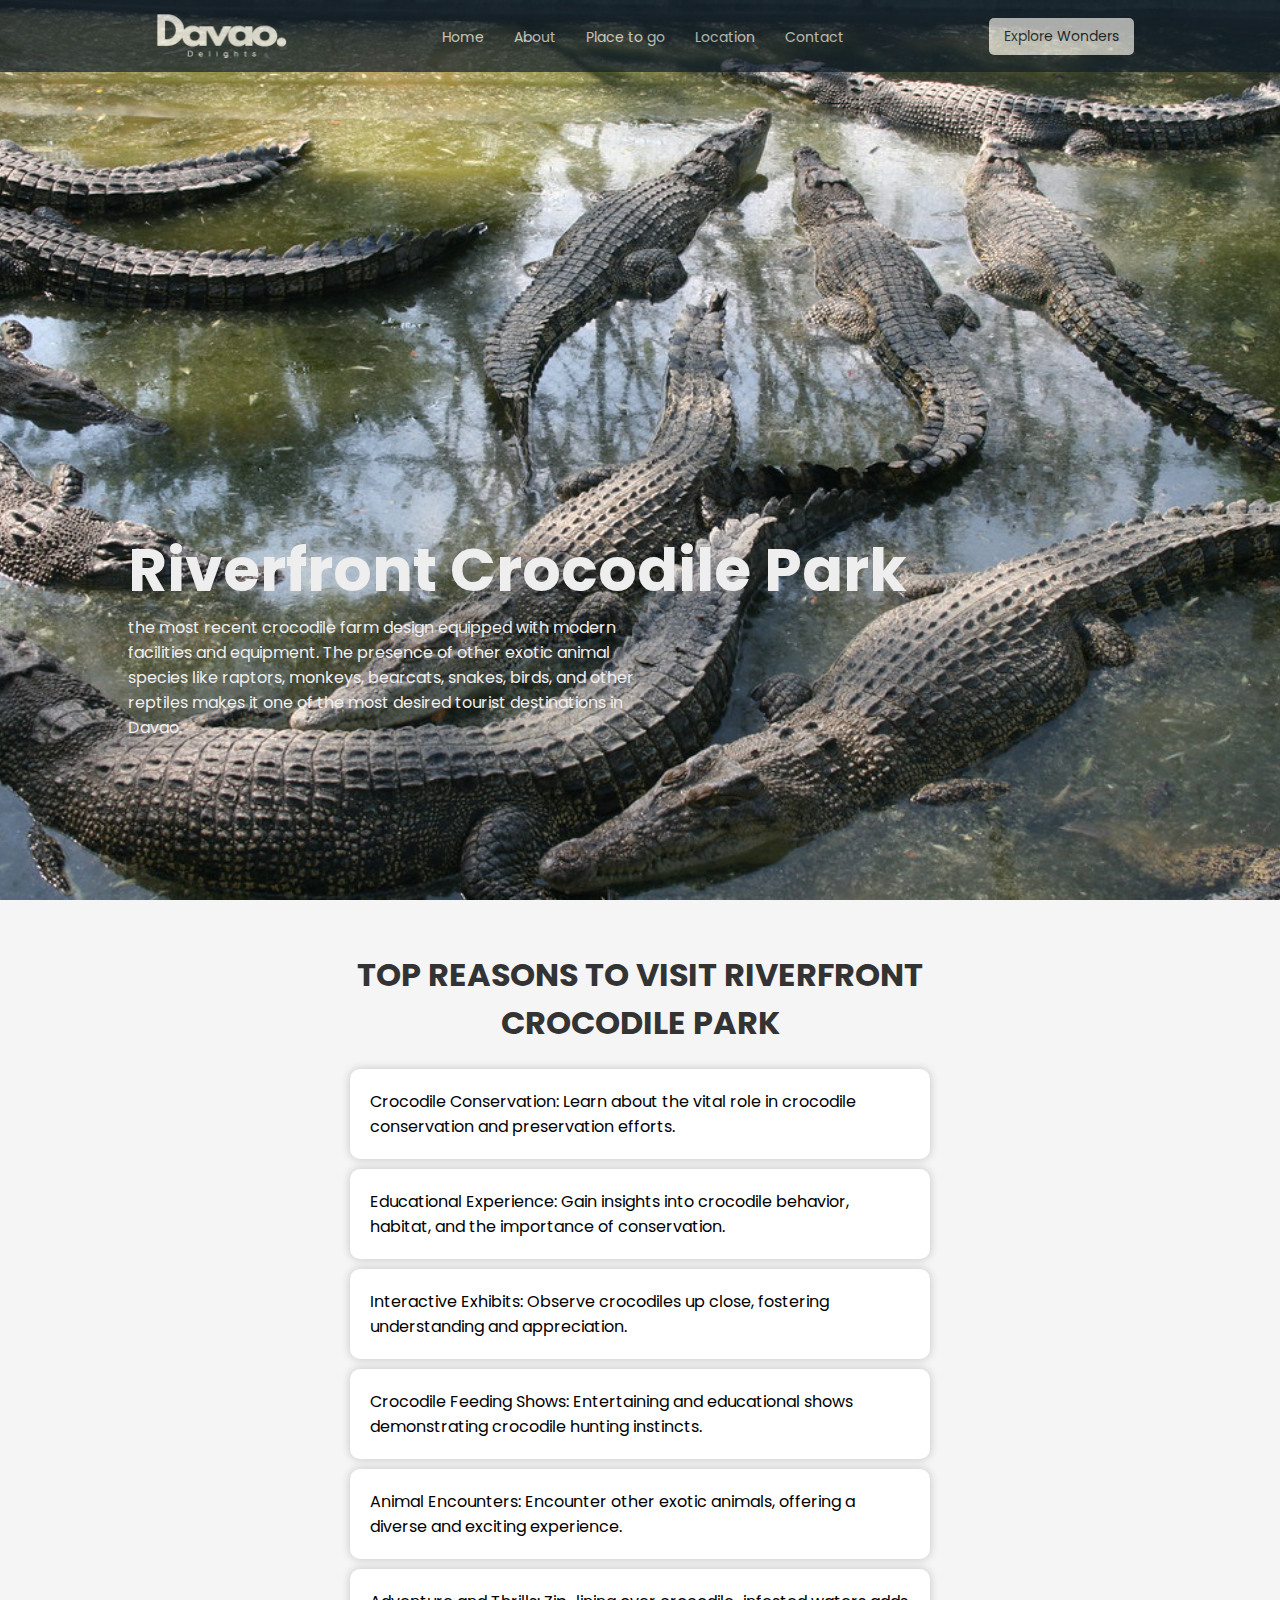
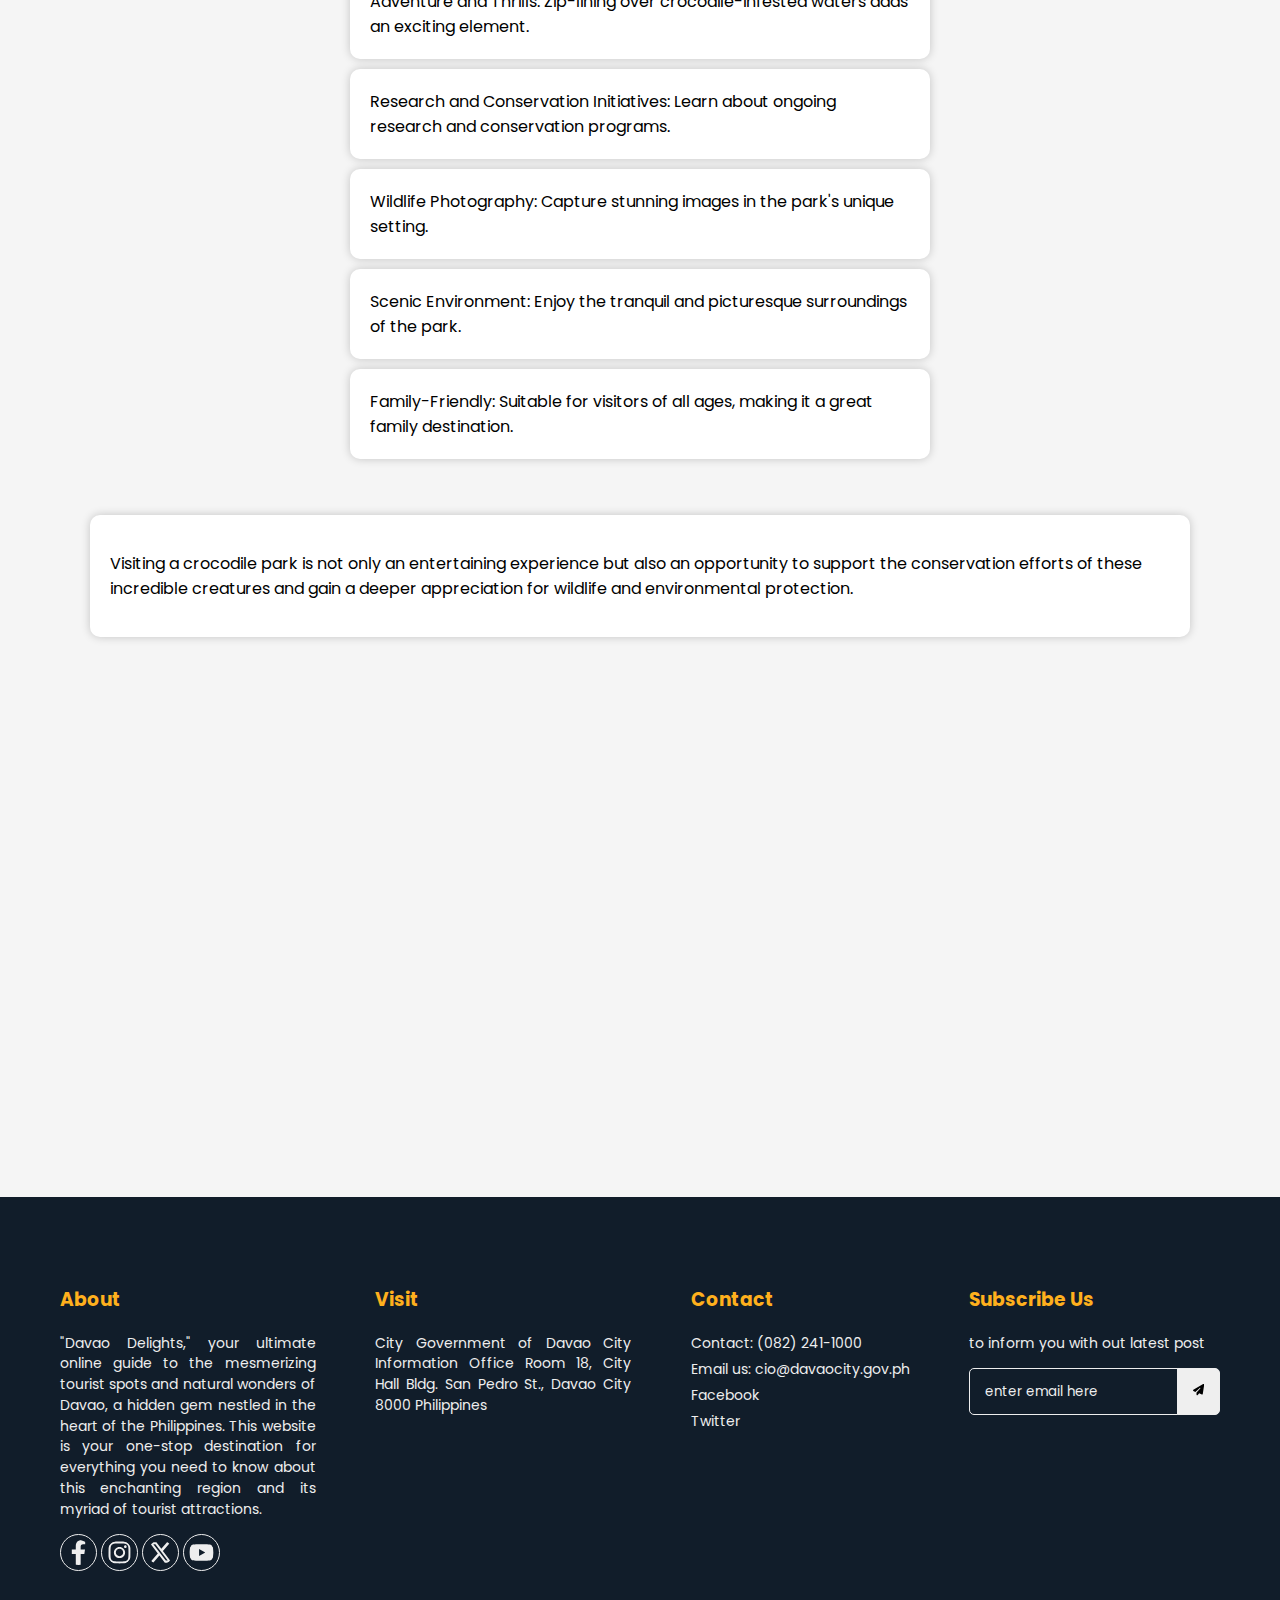
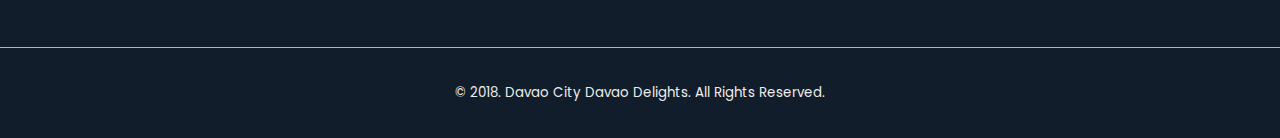
<file: components/riverfront.html>
<!DOCTYPE html>
<html lang="en">
<head>
    <meta charset="UTF-8">
    <meta name="viewport" content="width=device-width, initial-scale=1.0">
    <title>Davao Delights</title>
    <link rel="stylesheet" href="riverfront.css">
</head>
<body>
    <header>
        <nav>
            <img src="/img/logo.png" alt="logo">
            <ul>
                <li><a href="/index.html">Home</a></li>
                <li><a href="/index.html">About</a></li>
                <div class="dropdown">
                    <li>
                        <a href="#">Place to go</a>
                        <div class="dropdown-content">
                            <div>
                                <a href="/components/mountapo.html">Mount Apo</a>
                            </div>
                            <div>
                                <a href="/components/samal.html">Samal Island</a>
                            </div>
                            <div>
                                <a href="/components/dahican.html">Dahican Beach</a>
                            </div>
                            <div>
                                <a href="/components/dinosaur.html">Sleeping Dinosaur</a>
                            </div>
                            <div>
                                <a href="/components/riverfront.html">Riverfront Crocodile Park</a>
                            </div>
                            <div>
                                <a href="/components/tamayong.html">Tamayong Prayer Mountain</a>
                            </div>
                            <div>
                                <a href="/components/panas.html">Panas Falls</a>
                            </div>
                            <div>
                                <a href="/components/butterfly.html">Butterfly Park</a>
                            </div>
                            <div>
                                <a href="/components/japanese.html">Japanese Tunnel</a>
                            </div>
                            <div>
                                <a href="/components/eden.html">Eden Nature Park</a>
                            </div>
                            <div>
                                <a href="/components/eagle.html">Philippine Eagle Center</a>
                            </div>
                            <div>
                                <a href="/components/jack.html">Jack Ridge</a>
                            </div>
                            
                        </div>
                    </li>
                </div>
                <li><a href="/Ladingpage.html">Location</a></li>
                <li><a href="#footer">Contact</a></li>
            </ul>
            <button><a href="/components/explore.html">Explore Wonders</a></button>
        </nav>
    </header>

    <main class="child-cont">
        <div class="main-mother">
            <div class="main-cont">
                <h1>Riverfront Crocodile Park</h1>
                <p>the most recent crocodile farm design equipped with modern facilities and equipment. The presence of other exotic animal species like raptors, monkeys, bearcats, snakes, birds, and other reptiles makes it one of the most desired tourist destinations in Davao.</p>
            </div>
        </div>
    </main>
</section>

    <div class="all-contents">
        <section class="supporting">
            <div class="container">
                <h1>Top Reasons to Visit Riverfront Crocodile Park</h1>
                <ul class="reasons-list">
                    <li>Crocodile Conservation: Learn about the vital role in crocodile conservation and preservation efforts.</li>
            <li>Educational Experience: Gain insights into crocodile behavior, habitat, and the importance of conservation.</li>
            <li>Interactive Exhibits: Observe crocodiles up close, fostering understanding and appreciation.</li>
            <li>Crocodile Feeding Shows: Entertaining and educational shows demonstrating crocodile hunting instincts.</li>
            <li>Animal Encounters: Encounter other exotic animals, offering a diverse and exciting experience.</li>
            <li>Adventure and Thrills: Zip-lining over crocodile-infested waters adds an exciting element.</li>
            <li>Research and Conservation Initiatives: Learn about ongoing research and conservation programs.</li>
            <li>Wildlife Photography: Capture stunning images in the park's unique setting.</li>
            <li>Scenic Environment: Enjoy the tranquil and picturesque surroundings of the park.</li>
            <li>Family-Friendly: Suitable for visitors of all ages, making it a great family destination.</li>
                </ul>
            </div>

            <div class="paragraph-box">
                <p>Visiting a crocodile park is not only an entertaining experience but also an opportunity to support the conservation efforts of these incredible creatures and gain a deeper appreciation for wildlife and environmental protection.</p>
            </div>
        </section>
    </div>

    <section id="location">
        <div class="location-iframe" style="width: 100%">
            <iframe width="100%" height="600" frameborder="0" scrolling="no" marginheight="0" marginwidth="0" src="https://maps.google.com/maps?width=100%25&amp;height=600&amp;hl=en&amp;q=riverfront%20crocodile%20park+(Samal)&amp;t=&amp;z=13&amp;ie=UTF8&amp;iwloc=B&amp;output=embed"><a href="https://www.maps.ie/population/">Population mapping</a></iframe>
        </div>
    </section>

      <!-- Footer -->
      <footer id="footer">
        <div class="footer-contents">
            <div class="footer-title">
                <h3>About</h3>
                <p> "Davao Delights," your ultimate online guide to the mesmerizing tourist spots and natural wonders of Davao, a hidden gem nestled in the heart of the Philippines. This website is your one-stop destination for everything you need to know about this enchanting region and its myriad of tourist attractions. </p>
                <div class="icons">
                    <svg xmlns="http://www.w3.org/2000/svg" height="1em" viewBox="0 0 320 512">
                        <path d="M279.14 288l14.22-92.66h-88.91v-60.13c0-25.35 12.42-50.06 52.24-50.06h40.42V6.26S260.43 0 225.36 0c-73.22 0-121.08 44.38-121.08 124.72v70.62H22.89V288h81.39v224h100.17V288" fill="#eeeeee" />
                    </svg>
                    <svg xmlns="http://www.w3.org/2000/svg" height="1em" viewBox="0 0 448 512"><!--! Font Awesome Free 6.4.2 by @fontawesome - https://fontawesome.com License - https://fontawesome.com/license (Commercial License) Copyright 2023 Fonticons, Inc. -->
                        <path d="M224.1 141c-63.6 0-114.9 51.3-114.9 114.9s51.3 114.9 114.9 114.9S339 319.5 339 255.9 287.7 141 224.1 141zm0 189.6c-41.1 0-74.7-33.5-74.7-74.7s33.5-74.7 74.7-74.7 74.7 33.5 74.7 74.7-33.6 74.7-74.7 74.7zm146.4-194.3c0 14.9-12 26.8-26.8 26.8-14.9 0-26.8-12-26.8-26.8s12-26.8 26.8-26.8 26.8 12 26.8 26.8zm76.1 27.2c-1.7-35.9-9.9-67.7-36.2-93.9-26.2-26.2-58-34.4-93.9-36.2-37-2.1-147.9-2.1-184.9 0-35.8 1.7-67.6 9.9-93.9 36.1s-34.4 58-36.2 93.9c-2.1 37-2.1 147.9 0 184.9 1.7 35.9 9.9 67.7 36.2 93.9s58 34.4 93.9 36.2c37 2.1 147.9 2.1 184.9 0 35.9-1.7 67.7-9.9 93.9-36.2 26.2-26.2 34.4-58 36.2-93.9 2.1-37 2.1-147.8 0-184.8zM398.8 388c-7.8 19.6-22.9 34.7-42.6 42.6-29.5 11.7-99.5 9-132.1 9s-102.7 2.6-132.1-9c-19.6-7.8-34.7-22.9-42.6-42.6-11.7-29.5-9-99.5-9-132.1s-2.6-102.7 9-132.1c7.8-19.6 22.9-34.7 42.6-42.6 29.5-11.7 99.5-9 132.1-9s102.7-2.6 132.1 9c19.6 7.8 34.7 22.9 42.6 42.6 11.7 29.5 9 99.5 9 132.1s2.7 102.7-9 132.1z" fill="#eeeeee"/>
                    </svg>
                    <svg xmlns="http://www.w3.org/2000/svg" height="1em" viewBox="0 0 512 512">
                        <path d="M389.2 48h70.6L305.6 224.2 487 464H345L233.7 318.6 106.5 464H35.8L200.7 275.5 26.8 48H172.4L272.9 180.9 389.2 48zM364.4 421.8h39.1L151.1 88h-42L364.4 421.8" fill="#eeeeee" />
                    </svg>
                    <svg xmlns="http://www.w3.org/2000/svg" height="1em" viewBox="0 0 576 512">
                        <path d="M549.655 124.083c-6.281-23.65-24.787-42.276-48.284-48.597C458.781 64 288 64 288 64S117.22 64 74.629 75.486c-23.497 6.322-42.003 24.947-48.284 48.597-11.412 42.867-11.412 132.305-11.412 132.305s0 89.438 11.412 132.305c6.281 23.65 24.787 41.5 48.284 47.821C117.22 448 288 448 288 448s170.78 0 213.371-11.486c23.497-6.321 42.003-24.171 48.284-47.821 11.412-42.867 11.412-132.305 11.412-132.305s0-89.438-11.412-132.305zm-317.51 213.508V175.185l142.739 81.205-142.739 81.201" fill="#eeeeee" />
                    </svg>
                    
                </div>
            </div>
        
            <div class="visit">
                <h3>Visit</h3>
                <p>City Government of Davao
                City Information Office
                Room 18, City Hall Bldg.
                San Pedro St., Davao City
                8000 Philippines</p>
            </div>
        
            <div class="contact">
                <h3>Contact</h3>
                <ul>
                    <li>Contact: (082) 241-1000</li> 
                    <li>Email us: cio@davaocity.gov.ph</li>
                    <li><a href="#www.facebook.com/davaocityreports">Facebook</a></li>
                    <li><a href="#www.facebook.com/davaocityreports">Twitter</a></li>
                </ul>
            </div>
        
            <div class="contact">
                <h3>Subscribe Us</h3>
                <p>to inform you with out latest post</p>
                <form class="inputs">
                    <input type="email" id="email" name="email" placeholder="enter email here" required>
                    <button><svg xmlns="http://www.w3.org/2000/svg" height="0.7rem" viewBox="0 0 512 512"><!--! Font Awesome Free 6.4.2 by @fontawesome - https://fontawesome.com License - https://fontawesome.com/license (Commercial License) Copyright 2023 Fonticons, Inc. --><path d="M498.1 5.6c10.1 7 15.4 19.1 13.5 31.2l-64 416c-1.5 9.7-7.4 18.2-16 23s-18.9 5.4-28 1.6L284 427.7l-68.5 74.1c-8.9 9.7-22.9 12.9-35.2 8.1S160 493.2 160 480V396.4c0-4 1.5-7.8 4.2-10.7L331.8 202.8c5.8-6.3 5.6-16-.4-22s-15.7-6.4-22-.7L106 360.8 17.7 316.6C7.1 311.3 .3 300.7 0 288.9s5.9-22.8 16.1-28.7l448-256c10.7-6.1 23.9-5.5 34 1.4z"/></svg></button>
                </form>
            </div>
        </div>
    </footer>
        
        <div class="lis">
        <small>© 2018. Davao City Davao Delights. All Rights Reserved.</small>
        </div>			

            <script src="/script.js"></script>
</body>
</html>
</file>
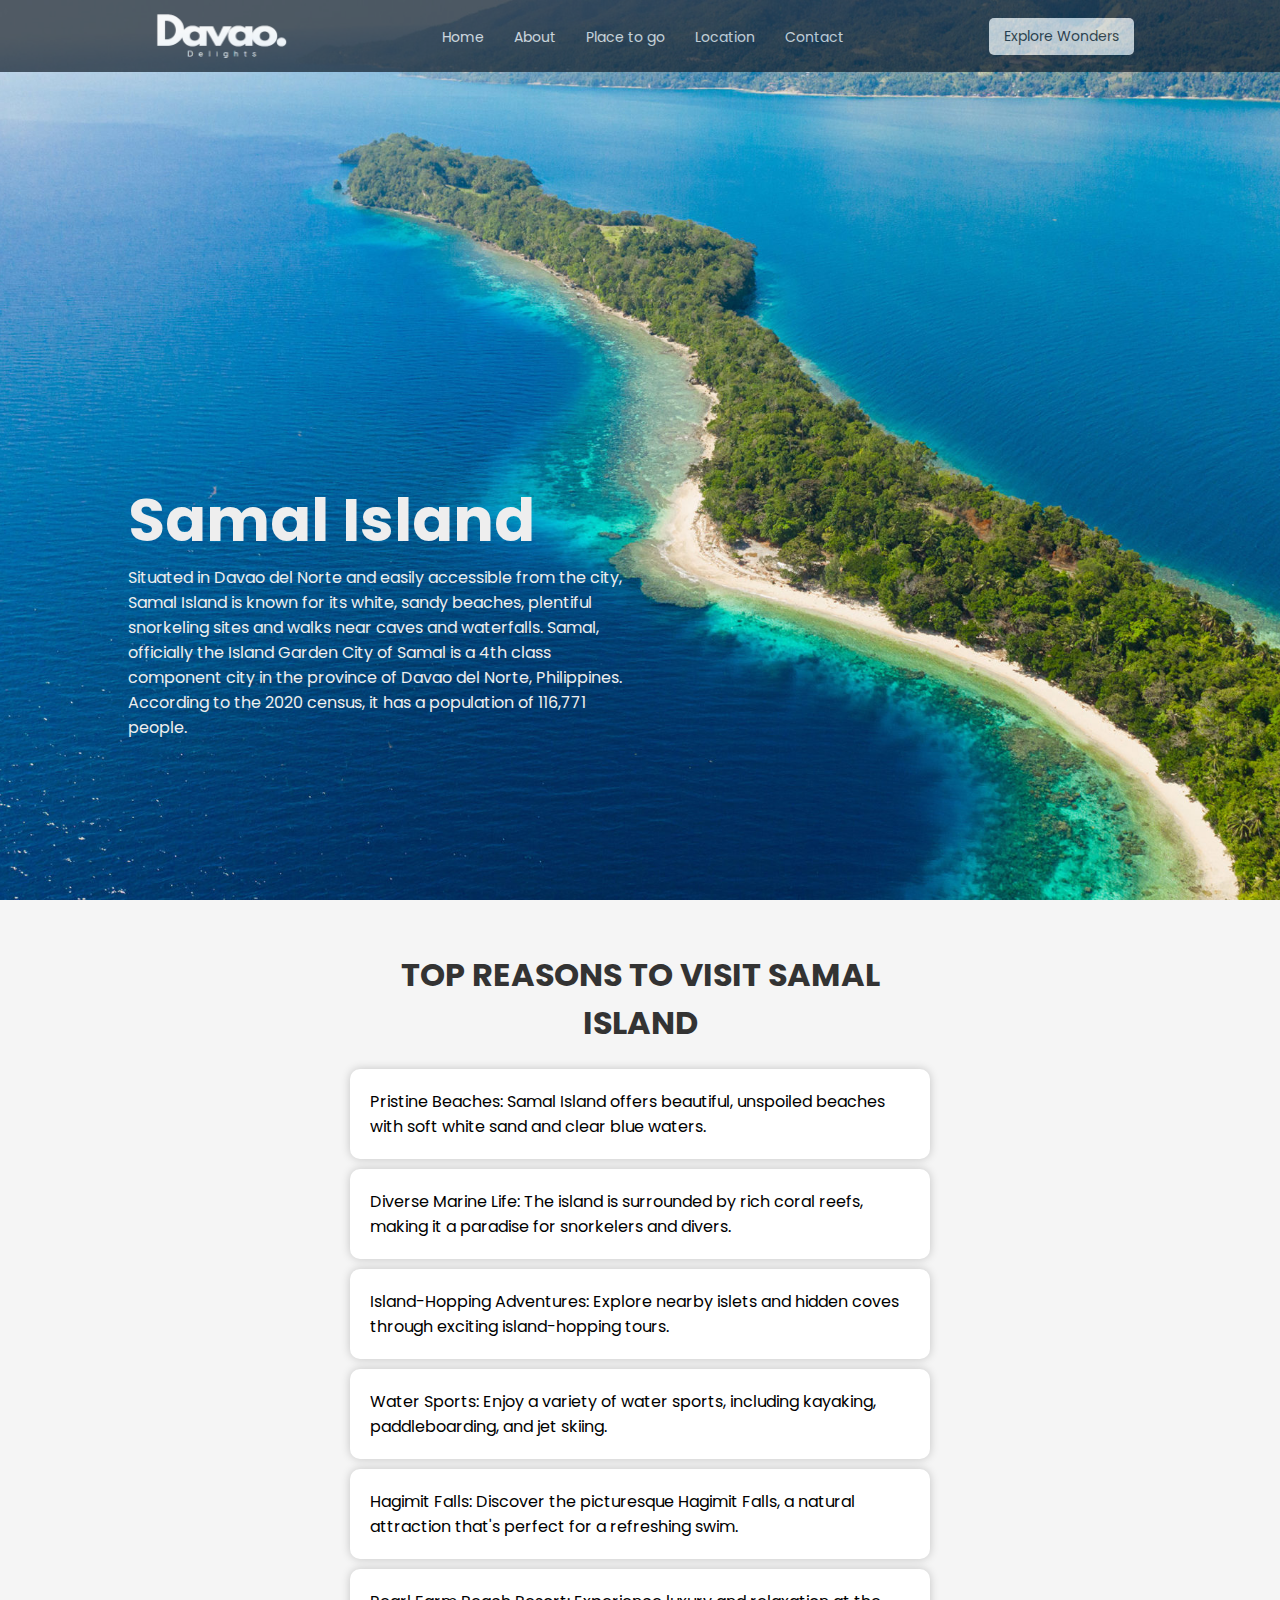
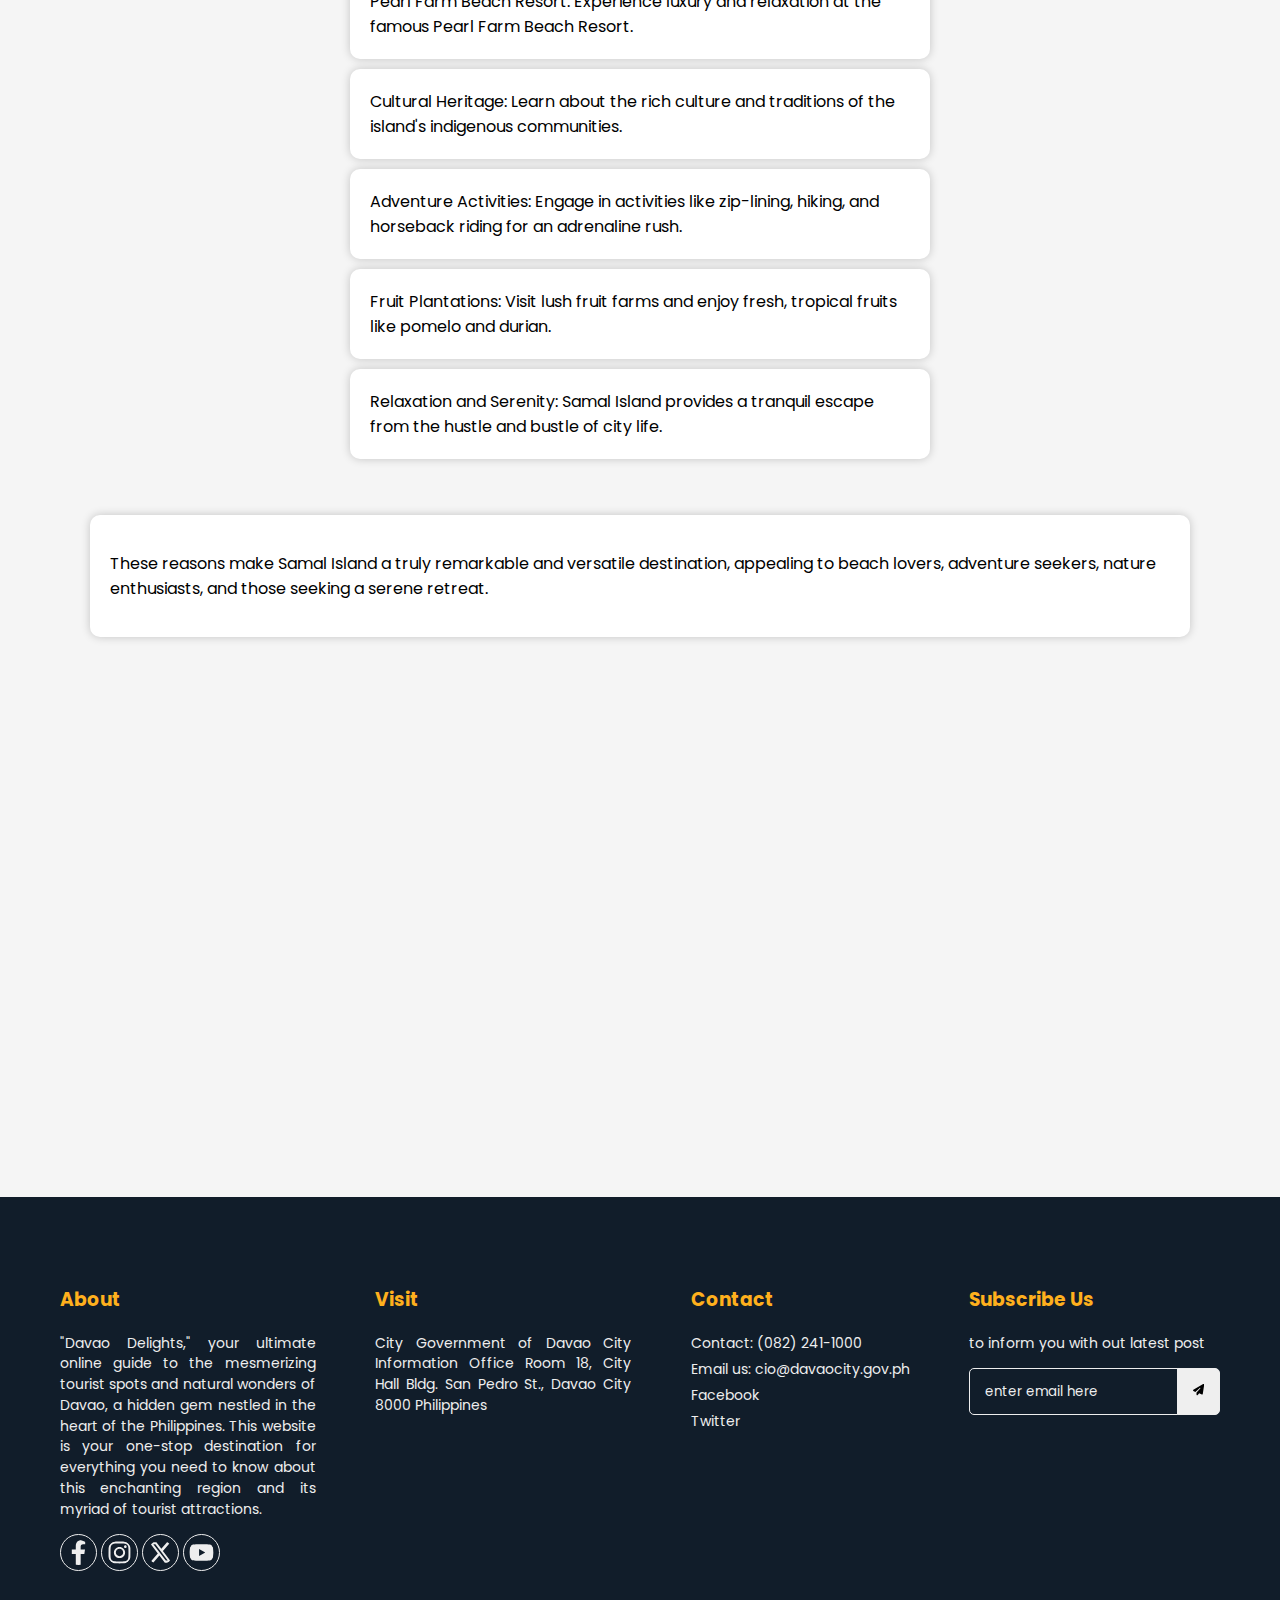
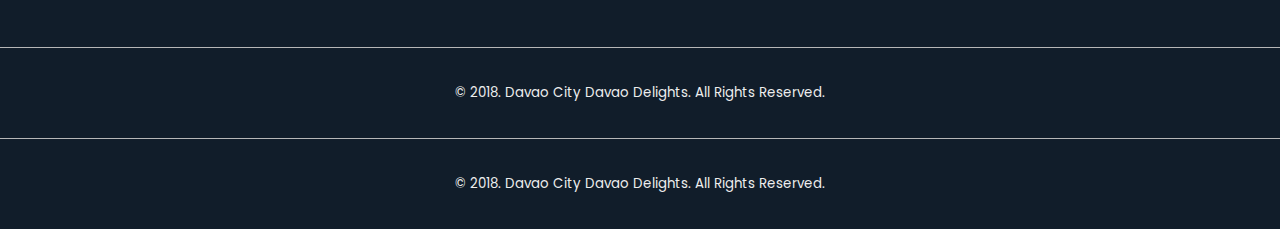
<file: components/samal.html>
<!DOCTYPE html>
<html lang="en">
<head>
    <meta charset="UTF-8">
    <meta name="viewport" content="width=device-width, initial-scale=1.0">
    <title>Davao Delights</title>
    <link rel="stylesheet" href="samal.css">
</head>
<body>
    <header>
        <nav>
            <img src="/img/logo.png" alt="logo">
            <ul>
                <li><a href="/index.html">Home</a></li>
                <li><a href="/index.html">About</a></li>
                <div class="dropdown">
                    <li>
                        <a href="#">Place to go</a>
                        <div class="dropdown-content">
                            <div>
                                <a href="/components/mountapo.html">Mount Apo</a>
                            </div>
                            <div>
                                <a href="/components/samal.html">Samal Island</a>
                            </div>
                            <div>
                                <a href="/components/dahican.html">Dahican Beach</a>
                            </div>
                            <div>
                                <a href="/components/dinosaur.html">Sleeping Dinosaur</a>
                            </div>
                            <div>
                                <a href="/components/riverfront.html">Riverfront Crocodile Park</a>
                            </div>
                            <div>
                                <a href="/components/tamayong.html">Tamayong Prayer Mountain</a>
                            </div>
                            <div>
                                <a href="/components/panas.html">Panas Falls</a>
                            </div>
                            <div>
                                <a href="/components/butterfly.html">Butterfly Park</a>
                            </div>
                            <div>
                                <a href="/components/japanese.html">Japanese Tunnel</a>
                            </div>
                            <div>
                                <a href="/components/eden.html">Eden Nature Park</a>
                            </div>
                            <div>
                                <a href="/components/eagle.html">Philippine Eagle Center</a>
                            </div>
                            <div>
                                <a href="/components/jack.html">Jack Ridge</a>
                            </div>
                            
                        </div>
                    </li>
                </div>
                <li><a href="/Ladingpage.html">Location</a></li>
                <li><a href="#footer">Contact</a></li>
            </ul>
            <button><a href="/components/explore.html">Explore Wonders</a></button>
        </nav>
    </header>

    <main class="child-cont">
        <div class="main-mother">
            <div class="main-cont">
                <h1>Samal Island</h1>
                <p>Situated in Davao del Norte and easily accessible from the city, Samal Island is known for its white, sandy beaches, plentiful snorkeling sites and walks near caves and waterfalls. Samal, officially the Island Garden City of Samal is a 4th class component city in the province of Davao del Norte, Philippines. According to the 2020 census, it has a population of 116,771 people.</p>
            </div>
        </div>
    </main>
</section>

    <div class="all-contents">
        <section class="supporting">
            <div class="container">
                <h1>Top Reasons to Visit Samal Island</h1>
                <ul class="reasons-list">
                    <li>Pristine Beaches: Samal Island offers beautiful, unspoiled beaches with soft white sand and clear blue waters.</li>
                    <li>Diverse Marine Life: The island is surrounded by rich coral reefs, making it a paradise for snorkelers and divers.</li>
                    <li>Island-Hopping Adventures: Explore nearby islets and hidden coves through exciting island-hopping tours.</li>
                    <li>Water Sports: Enjoy a variety of water sports, including kayaking, paddleboarding, and jet skiing.</li>
                    <li>Hagimit Falls: Discover the picturesque Hagimit Falls, a natural attraction that's perfect for a refreshing swim.</li>
                    <li>Pearl Farm Beach Resort: Experience luxury and relaxation at the famous Pearl Farm Beach Resort.</li>
                    <li>Cultural Heritage: Learn about the rich culture and traditions of the island's indigenous communities.</li>
                    <li>Adventure Activities: Engage in activities like zip-lining, hiking, and horseback riding for an adrenaline rush.</li>
                    <li>Fruit Plantations: Visit lush fruit farms and enjoy fresh, tropical fruits like pomelo and durian.</li>
                    <li>Relaxation and Serenity: Samal Island provides a tranquil escape from the hustle and bustle of city life.</li>
                </ul>
            </div>

            <div class="paragraph-box">
                <p>These reasons make Samal Island a truly remarkable and versatile destination, appealing to beach lovers, adventure seekers, nature enthusiasts, and those seeking a serene retreat.</p>
            </div>
        </section>
    </div>

    <section id="location">
        <div class="location-iframe" style="width: 100%">
            <iframe width="100%" height="600" frameborder="0" scrolling="no" marginheight="0" marginwidth="0" src="https://maps.google.com/maps?width=100%25&amp;height=600&amp;hl=en&amp;q=Samal+(Samal)&amp;t=&amp;z=12&amp;ie=UTF8&amp;iwloc=B&amp;output=embed"><a href="https://www.maps.ie/population/">Population Estimator map</a></iframe>
        </div>
    </section>
    
       <!-- Footer -->
       <footer id="footer">
        <div class="footer-contents">
            <div class="footer-title">
                <h3>About</h3>
                <p> "Davao Delights," your ultimate online guide to the mesmerizing tourist spots and natural wonders of Davao, a hidden gem nestled in the heart of the Philippines. This website is your one-stop destination for everything you need to know about this enchanting region and its myriad of tourist attractions. </p>
                <div class="icons">
                    <svg xmlns="http://www.w3.org/2000/svg" height="1em" viewBox="0 0 320 512">
                        <path d="M279.14 288l14.22-92.66h-88.91v-60.13c0-25.35 12.42-50.06 52.24-50.06h40.42V6.26S260.43 0 225.36 0c-73.22 0-121.08 44.38-121.08 124.72v70.62H22.89V288h81.39v224h100.17V288" fill="#eeeeee" />
                    </svg>
                    <svg xmlns="http://www.w3.org/2000/svg" height="1em" viewBox="0 0 448 512"><!--! Font Awesome Free 6.4.2 by @fontawesome - https://fontawesome.com License - https://fontawesome.com/license (Commercial License) Copyright 2023 Fonticons, Inc. -->
                        <path d="M224.1 141c-63.6 0-114.9 51.3-114.9 114.9s51.3 114.9 114.9 114.9S339 319.5 339 255.9 287.7 141 224.1 141zm0 189.6c-41.1 0-74.7-33.5-74.7-74.7s33.5-74.7 74.7-74.7 74.7 33.5 74.7 74.7-33.6 74.7-74.7 74.7zm146.4-194.3c0 14.9-12 26.8-26.8 26.8-14.9 0-26.8-12-26.8-26.8s12-26.8 26.8-26.8 26.8 12 26.8 26.8zm76.1 27.2c-1.7-35.9-9.9-67.7-36.2-93.9-26.2-26.2-58-34.4-93.9-36.2-37-2.1-147.9-2.1-184.9 0-35.8 1.7-67.6 9.9-93.9 36.1s-34.4 58-36.2 93.9c-2.1 37-2.1 147.9 0 184.9 1.7 35.9 9.9 67.7 36.2 93.9s58 34.4 93.9 36.2c37 2.1 147.9 2.1 184.9 0 35.9-1.7 67.7-9.9 93.9-36.2 26.2-26.2 34.4-58 36.2-93.9 2.1-37 2.1-147.8 0-184.8zM398.8 388c-7.8 19.6-22.9 34.7-42.6 42.6-29.5 11.7-99.5 9-132.1 9s-102.7 2.6-132.1-9c-19.6-7.8-34.7-22.9-42.6-42.6-11.7-29.5-9-99.5-9-132.1s-2.6-102.7 9-132.1c7.8-19.6 22.9-34.7 42.6-42.6 29.5-11.7 99.5-9 132.1-9s102.7-2.6 132.1 9c19.6 7.8 34.7 22.9 42.6 42.6 11.7 29.5 9 99.5 9 132.1s2.7 102.7-9 132.1z" fill="#eeeeee"/>
                    </svg>
                    <svg xmlns="http://www.w3.org/2000/svg" height="1em" viewBox="0 0 512 512">
                        <path d="M389.2 48h70.6L305.6 224.2 487 464H345L233.7 318.6 106.5 464H35.8L200.7 275.5 26.8 48H172.4L272.9 180.9 389.2 48zM364.4 421.8h39.1L151.1 88h-42L364.4 421.8" fill="#eeeeee" />
                    </svg>
                    <svg xmlns="http://www.w3.org/2000/svg" height="1em" viewBox="0 0 576 512">
                        <path d="M549.655 124.083c-6.281-23.65-24.787-42.276-48.284-48.597C458.781 64 288 64 288 64S117.22 64 74.629 75.486c-23.497 6.322-42.003 24.947-48.284 48.597-11.412 42.867-11.412 132.305-11.412 132.305s0 89.438 11.412 132.305c6.281 23.65 24.787 41.5 48.284 47.821C117.22 448 288 448 288 448s170.78 0 213.371-11.486c23.497-6.321 42.003-24.171 48.284-47.821 11.412-42.867 11.412-132.305 11.412-132.305s0-89.438-11.412-132.305zm-317.51 213.508V175.185l142.739 81.205-142.739 81.201" fill="#eeeeee" />
                    </svg>
                    
                </div>
            </div>
        
            <div class="visit">
                <h3>Visit</h3>
                <p>City Government of Davao
                City Information Office
                Room 18, City Hall Bldg.
                San Pedro St., Davao City
                8000 Philippines</p>
            </div>
        
            <div class="contact">
                <h3>Contact</h3>
                <ul>
                    <li>Contact: (082) 241-1000</li> 
                    <li>Email us: cio@davaocity.gov.ph</li>
                    <li><a href="#www.facebook.com/davaocityreports">Facebook</a></li>
                    <li><a href="#www.facebook.com/davaocityreports">Twitter</a></li>
                </ul>
            </div>
        
            <div class="contact">
                <h3>Subscribe Us</h3>
                <p>to inform you with out latest post</p>
                <form class="inputs">
                    <input type="email" id="email" name="email" placeholder="enter email here" required>
                    <button><svg xmlns="http://www.w3.org/2000/svg" height="0.7rem" viewBox="0 0 512 512"><!--! Font Awesome Free 6.4.2 by @fontawesome - https://fontawesome.com License - https://fontawesome.com/license (Commercial License) Copyright 2023 Fonticons, Inc. --><path d="M498.1 5.6c10.1 7 15.4 19.1 13.5 31.2l-64 416c-1.5 9.7-7.4 18.2-16 23s-18.9 5.4-28 1.6L284 427.7l-68.5 74.1c-8.9 9.7-22.9 12.9-35.2 8.1S160 493.2 160 480V396.4c0-4 1.5-7.8 4.2-10.7L331.8 202.8c5.8-6.3 5.6-16-.4-22s-15.7-6.4-22-.7L106 360.8 17.7 316.6C7.1 311.3 .3 300.7 0 288.9s5.9-22.8 16.1-28.7l448-256c10.7-6.1 23.9-5.5 34 1.4z"/></svg></button>
                </form>
            </div>
        </div>
    </footer>
        
        <div class="lis">
        <small>© 2018. Davao City Davao Delights. All Rights Reserved.</small>
        </div>	
        
        <div class="lis">
        <small>© 2018. Davao City Davao Delights. All Rights Reserved.</small>
        </div>	

            <script src="/script.js"></script>
</body>
</html>
</file>
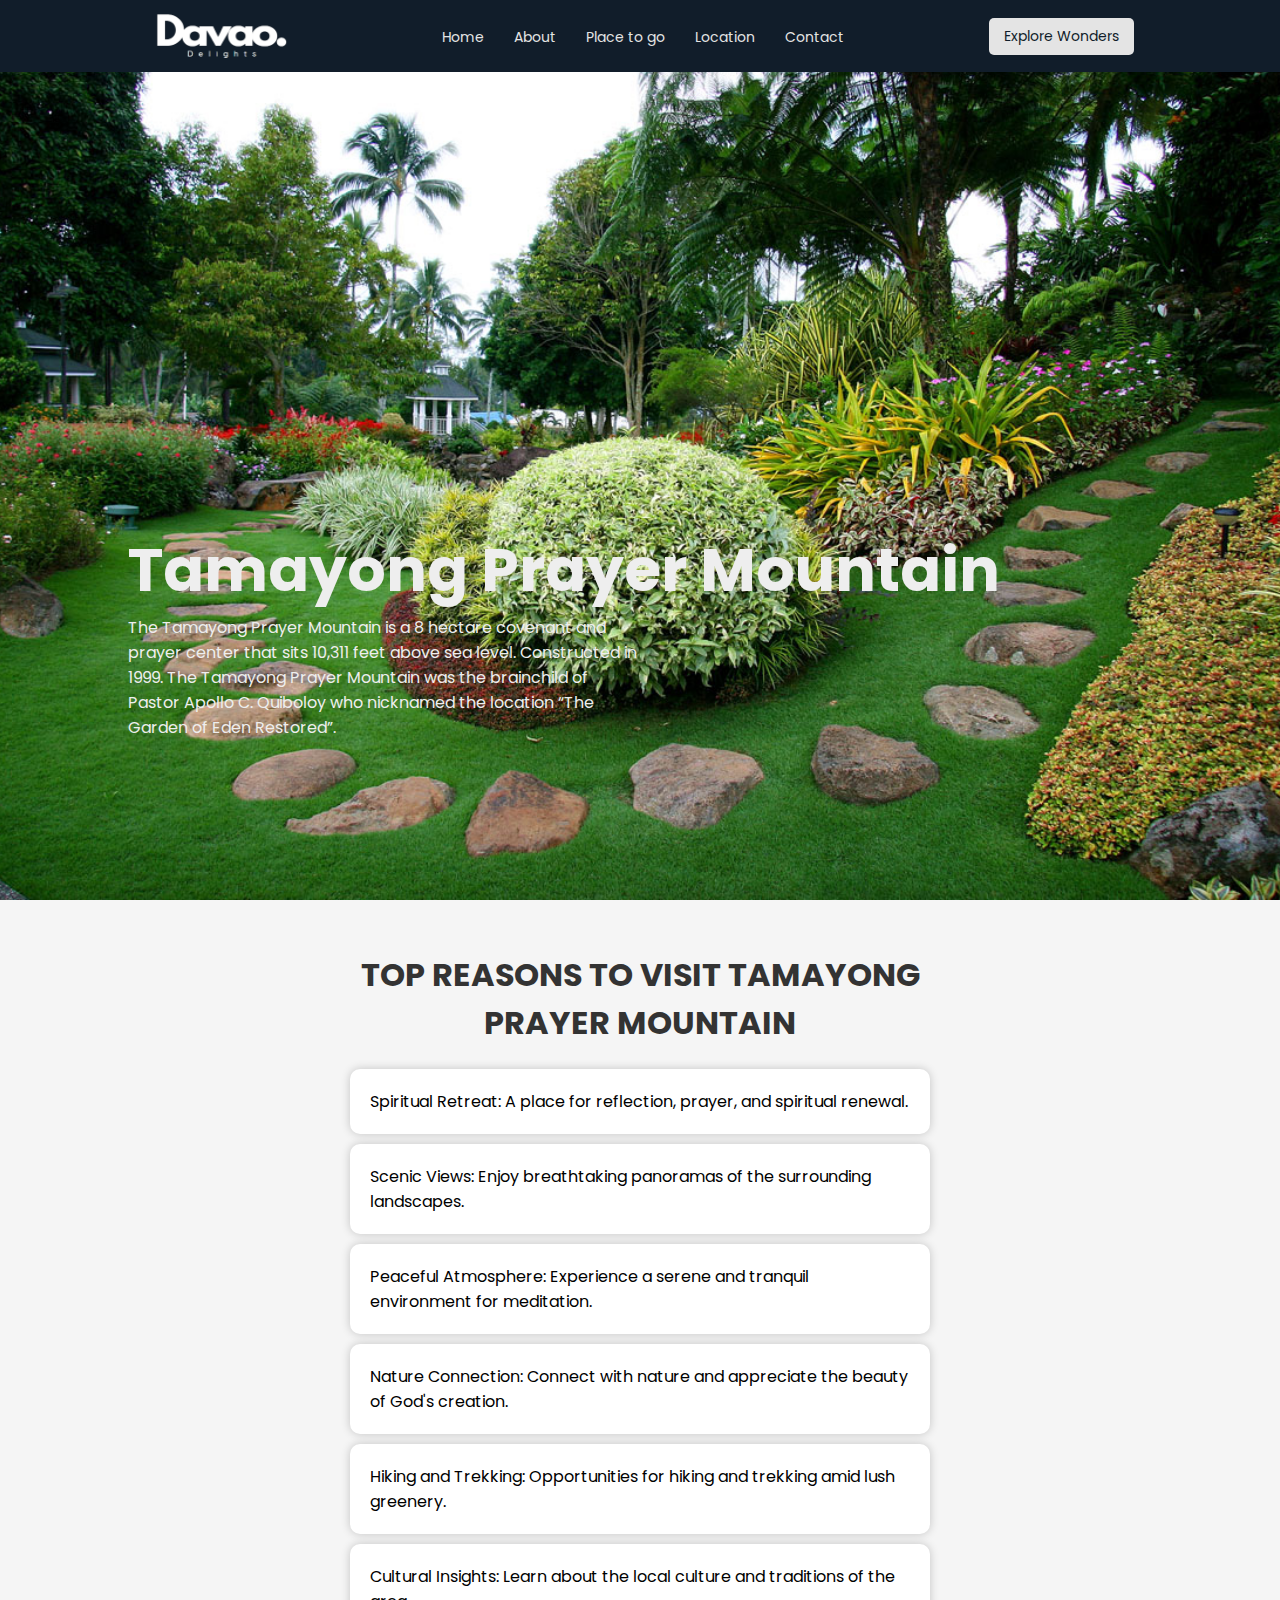
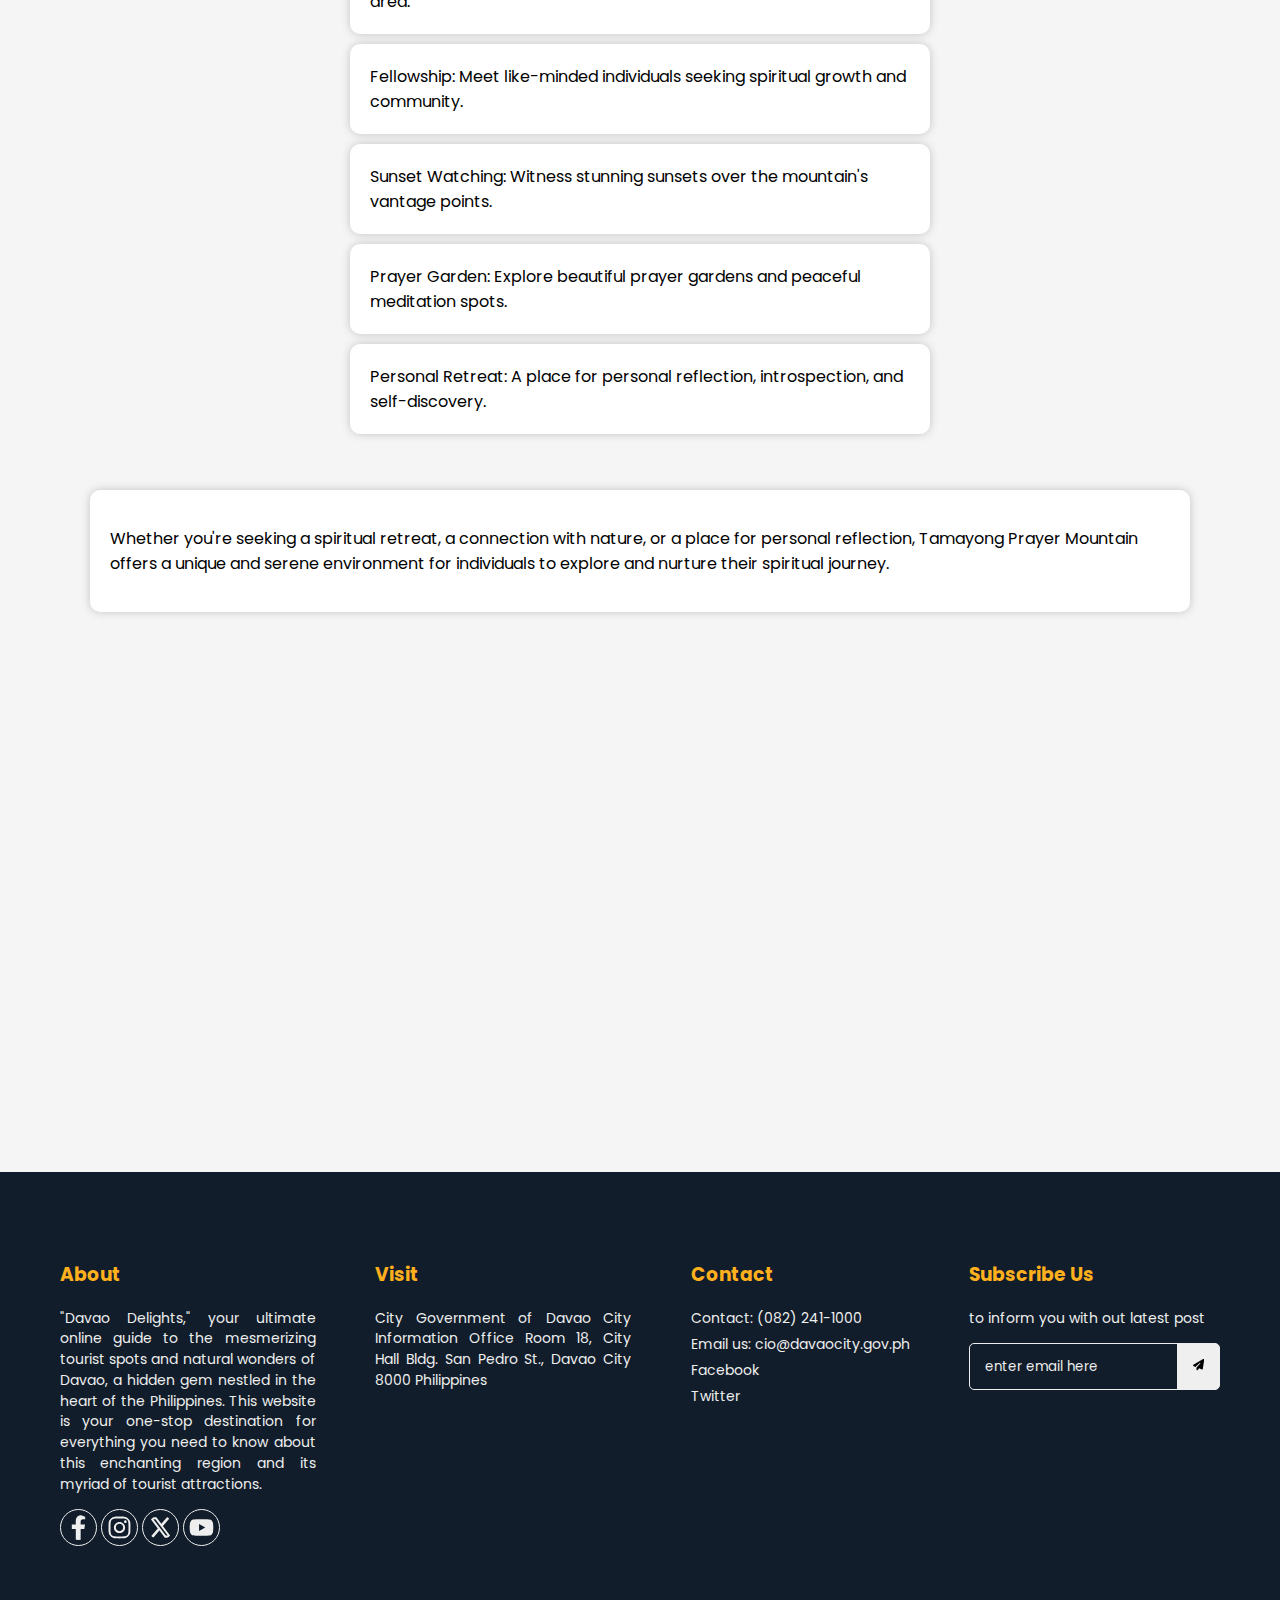
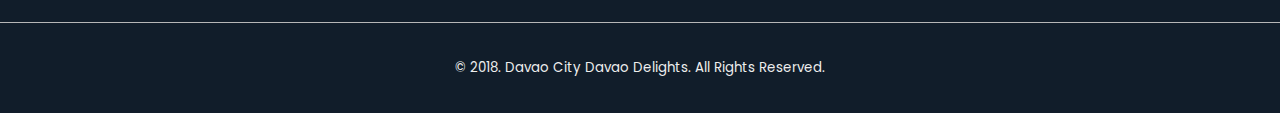
<file: components/tamayong.html>
<!DOCTYPE html>
<html lang="en">
<head>
    <meta charset="UTF-8">
    <meta name="viewport" content="width=device-width, initial-scale=1.0">
    <title>Davao Delights</title>
    <link rel="stylesheet" href="tamayong.css">
</head>
<body>
    <header>
        <nav>
            <img src="/img/logo.png" alt="logo">
            <ul>
                <li><a href="/index.html">Home</a></li>
                <li><a href="/index.html">About</a></li>
                <div class="dropdown">
                    <li>
                        <a href="#">Place to go</a>
                        <div class="dropdown-content">
                            <div>
                                <a href="/components/mountapo.html">Mount Apo</a>
                            </div>
                            <div>
                                <a href="/components/samal.html">Samal Island</a>
                            </div>
                            <div>
                                <a href="/components/dahican.html">Dahican Beach</a>
                            </div>
                            <div>
                                <a href="/components/dinosaur.html">Sleeping Dinosaur</a>
                            </div>
                            <div>
                                <a href="/components/riverfront.html">Riverfront Crocodile Park</a>
                            </div>
                            <div>
                                <a href="/components/tamayong.html">Tamayong Prayer Mountain</a>
                            </div>
                            <div>
                                <a href="/components/panas.html">Panas Falls</a>
                            </div>
                            <div>
                                <a href="/components/butterfly.html">Butterfly Park</a>
                            </div>
                            <div>
                                <a href="/components/japanese.html">Japanese Tunnel</a>
                            </div>
                            <div>
                                <a href="/components/eden.html">Eden Nature Park</a>
                            </div>
                            <div>
                                <a href="/components/eagle.html">Philippine Eagle Center</a>
                            </div>
                            <div>
                                <a href="/components/jack.html">Jack Ridge</a>
                            </div>
                            
                        </div>
                    </li>
                </div>
                <li><a href="/Ladingpage.html">Location</a></li>
                <li><a href="#footer">Contact</a></li>
            </ul>
            <button><a href="/components/explore.html">Explore Wonders</a></button>
        </nav>
    </header>

    <main class="child-cont">
        <div class="main-mother">
            <div class="main-cont">
                <h1>Tamayong Prayer Mountain</h1>
                <p>The Tamayong Prayer Mountain is a 8 hectare covenant and prayer center that sits 10,311 feet above sea level. Constructed in 1999. The Tamayong Prayer Mountain was the brainchild of Pastor Apollo C. Quiboloy who nicknamed the location “The Garden of Eden Restored”.</p>
            </div>
        </div>
    </main>
</section>

    <div class="all-contents">
        <section class="supporting">
            <div class="container">
                <h1>Top Reasons to Visit Tamayong Prayer Mountain</h1>
                <ul class="reasons-list">
                    <li>Spiritual Retreat: A place for reflection, prayer, and spiritual renewal.</li>
                    <li>Scenic Views: Enjoy breathtaking panoramas of the surrounding landscapes.</li>
                    <li>Peaceful Atmosphere: Experience a serene and tranquil environment for meditation.</li>
                    <li>Nature Connection: Connect with nature and appreciate the beauty of God's creation.</li>
                    <li>Hiking and Trekking: Opportunities for hiking and trekking amid lush greenery.</li>
                    <li>Cultural Insights: Learn about the local culture and traditions of the area.</li>
                    <li>Fellowship: Meet like-minded individuals seeking spiritual growth and community.</li>
                    <li>Sunset Watching: Witness stunning sunsets over the mountain's vantage points.</li>
                    <li>Prayer Garden: Explore beautiful prayer gardens and peaceful meditation spots.</li>
                    <li>Personal Retreat: A place for personal reflection, introspection, and self-discovery.</li>
                </ul>
            </div>

            <div class="paragraph-box">
                <p>Whether you're seeking a spiritual retreat, a connection with nature, or a place for personal reflection, Tamayong Prayer Mountain offers a unique and serene environment for individuals to explore and nurture their spiritual journey.</p>
            </div>
        </section>
    </div>

    </div>
    <section id="location">
        <div class="location-iframe" style="width: 100%">
            <iframe src="https://maps.google.com/maps?width=100%25&amp;height=600&amp;hl=en&amp;q=Tamayong%20Prayer%20Mountatin+(Tamayong)&amp;t=&amp;z=14&amp;ie=UTF8&amp;iwloc=B&amp;output=embed"><a href="https://www.maps.ie/population/">Population calculator map</a></iframe>
        </div>
    </section>

       <!-- Footer -->
       <footer id="footer">
        <div class="footer-contents">
            <div class="footer-title">
                <h3>About</h3>
                <p> "Davao Delights," your ultimate online guide to the mesmerizing tourist spots and natural wonders of Davao, a hidden gem nestled in the heart of the Philippines. This website is your one-stop destination for everything you need to know about this enchanting region and its myriad of tourist attractions. </p>
                <div class="icons">
                    <svg xmlns="http://www.w3.org/2000/svg" height="1em" viewBox="0 0 320 512">
                        <path d="M279.14 288l14.22-92.66h-88.91v-60.13c0-25.35 12.42-50.06 52.24-50.06h40.42V6.26S260.43 0 225.36 0c-73.22 0-121.08 44.38-121.08 124.72v70.62H22.89V288h81.39v224h100.17V288" fill="#eeeeee" />
                    </svg>
                    <svg xmlns="http://www.w3.org/2000/svg" height="1em" viewBox="0 0 448 512"><!--! Font Awesome Free 6.4.2 by @fontawesome - https://fontawesome.com License - https://fontawesome.com/license (Commercial License) Copyright 2023 Fonticons, Inc. -->
                        <path d="M224.1 141c-63.6 0-114.9 51.3-114.9 114.9s51.3 114.9 114.9 114.9S339 319.5 339 255.9 287.7 141 224.1 141zm0 189.6c-41.1 0-74.7-33.5-74.7-74.7s33.5-74.7 74.7-74.7 74.7 33.5 74.7 74.7-33.6 74.7-74.7 74.7zm146.4-194.3c0 14.9-12 26.8-26.8 26.8-14.9 0-26.8-12-26.8-26.8s12-26.8 26.8-26.8 26.8 12 26.8 26.8zm76.1 27.2c-1.7-35.9-9.9-67.7-36.2-93.9-26.2-26.2-58-34.4-93.9-36.2-37-2.1-147.9-2.1-184.9 0-35.8 1.7-67.6 9.9-93.9 36.1s-34.4 58-36.2 93.9c-2.1 37-2.1 147.9 0 184.9 1.7 35.9 9.9 67.7 36.2 93.9s58 34.4 93.9 36.2c37 2.1 147.9 2.1 184.9 0 35.9-1.7 67.7-9.9 93.9-36.2 26.2-26.2 34.4-58 36.2-93.9 2.1-37 2.1-147.8 0-184.8zM398.8 388c-7.8 19.6-22.9 34.7-42.6 42.6-29.5 11.7-99.5 9-132.1 9s-102.7 2.6-132.1-9c-19.6-7.8-34.7-22.9-42.6-42.6-11.7-29.5-9-99.5-9-132.1s-2.6-102.7 9-132.1c7.8-19.6 22.9-34.7 42.6-42.6 29.5-11.7 99.5-9 132.1-9s102.7-2.6 132.1 9c19.6 7.8 34.7 22.9 42.6 42.6 11.7 29.5 9 99.5 9 132.1s2.7 102.7-9 132.1z" fill="#eeeeee"/>
                    </svg>
                    <svg xmlns="http://www.w3.org/2000/svg" height="1em" viewBox="0 0 512 512">
                        <path d="M389.2 48h70.6L305.6 224.2 487 464H345L233.7 318.6 106.5 464H35.8L200.7 275.5 26.8 48H172.4L272.9 180.9 389.2 48zM364.4 421.8h39.1L151.1 88h-42L364.4 421.8" fill="#eeeeee" />
                    </svg>
                    <svg xmlns="http://www.w3.org/2000/svg" height="1em" viewBox="0 0 576 512">
                        <path d="M549.655 124.083c-6.281-23.65-24.787-42.276-48.284-48.597C458.781 64 288 64 288 64S117.22 64 74.629 75.486c-23.497 6.322-42.003 24.947-48.284 48.597-11.412 42.867-11.412 132.305-11.412 132.305s0 89.438 11.412 132.305c6.281 23.65 24.787 41.5 48.284 47.821C117.22 448 288 448 288 448s170.78 0 213.371-11.486c23.497-6.321 42.003-24.171 48.284-47.821 11.412-42.867 11.412-132.305 11.412-132.305s0-89.438-11.412-132.305zm-317.51 213.508V175.185l142.739 81.205-142.739 81.201" fill="#eeeeee" />
                    </svg>
                    
                </div>
            </div>
        
            <div class="visit">
                <h3>Visit</h3>
                <p>City Government of Davao
                City Information Office
                Room 18, City Hall Bldg.
                San Pedro St., Davao City
                8000 Philippines</p>
            </div>
        
            <div class="contact">
                <h3>Contact</h3>
                <ul>
                    <li>Contact: (082) 241-1000</li> 
                    <li>Email us: cio@davaocity.gov.ph</li>
                    <li><a href="#www.facebook.com/davaocityreports">Facebook</a></li>
                    <li><a href="#www.facebook.com/davaocityreports">Twitter</a></li>
                </ul>
            </div>
        
            <div class="contact">
                <h3>Subscribe Us</h3>
                <p>to inform you with out latest post</p>
                <form class="inputs">
                    <input type="email" id="email" name="email" placeholder="enter email here" required>
                    <button><svg xmlns="http://www.w3.org/2000/svg" height="0.7rem" viewBox="0 0 512 512"><!--! Font Awesome Free 6.4.2 by @fontawesome - https://fontawesome.com License - https://fontawesome.com/license (Commercial License) Copyright 2023 Fonticons, Inc. --><path d="M498.1 5.6c10.1 7 15.4 19.1 13.5 31.2l-64 416c-1.5 9.7-7.4 18.2-16 23s-18.9 5.4-28 1.6L284 427.7l-68.5 74.1c-8.9 9.7-22.9 12.9-35.2 8.1S160 493.2 160 480V396.4c0-4 1.5-7.8 4.2-10.7L331.8 202.8c5.8-6.3 5.6-16-.4-22s-15.7-6.4-22-.7L106 360.8 17.7 316.6C7.1 311.3 .3 300.7 0 288.9s5.9-22.8 16.1-28.7l448-256c10.7-6.1 23.9-5.5 34 1.4z"/></svg></button>
                </form>
            </div>
        </div>
    </footer>
        
        <div class="lis">
        <small>© 2018. Davao City Davao Delights. All Rights Reserved.</small>
        </div>	
            
            <script src="/components/script.js"></script>
</body>
</html>
</file>
<file: components/butterfly.css>
@import url('https://fonts.googleapis.com/css2?family=Poppins:wght@400&display=swap');

body {
    margin: 0;
    background-color: #f5f5f5;
    font-family: 'Poppins', sans-serif;
}

header nav {
    width: 100%;
    position: fixed;
    display: flex;
    justify-content: space-evenly;
    align-items: center;
    background-color: #111d2a;
    height: 4.5rem;
    opacity: 0.7;
}

header nav img {
    width: 150px;
    height: 65px;
}

header nav ul {
    display: flex;
    gap: 30px;
    padding: 0;
}


header nav ul li {
    list-style: none;
}

header nav ul li a {
    text-decoration: none;
    color: rgb(228, 228, 228);
    font-family: 'Poppins', sans-serif;
    font-size: 14px;
    transition: 0.3s;
}

header nav ul li a:hover {
    color:  rgb(255, 176, 29);
    transition: 0.3s;
}

header nav button {
    font-family: 'Poppins', sans-serif;
    padding: 8px 15px;
    border-radius: 5px;
    border: none;
    cursor: pointer;
    transition: 0.3s ease-in-out;
    background-color: rgb(228, 228, 228);
    font-size: 14px;
}

header nav button:hover {
    background-color:  #111d2a;
    color: #eeeeee;
    transition: 0.3s ease-in-out;
}

header nav button a {
    text-decoration: none;
    color: #111d2a;
}

header nav button a:hover {
    color: #eeeeee;
}

.dropdown {
    position: relative;
    display: inline-block;
}

.dropdown-content {
    display: none;
    position: absolute;
    background-color: #111d2a;
    min-width: 500px;
    max-width: 500px;
    box-shadow: 0px 10px 20px 0px rgba(0,0,0,0.2);
    z-index: 1;
    padding: 15px;
}

.dropdown-content div a {
    margin: 0 5px 0 0;
    width: max-content;
}

.dropdown-content div {
    width: 100%;
}

.dropdown:hover .dropdown-content {
    display: grid;
    grid-template-columns: 1fr 1fr;
    width: 100%;
}

.dropdown-content img {
    max-width: 100%;
}

.all-contents {
    margin: 0rem 5rem;
}

/* homepage */

.child-cont {
    height: 100vh;
    display: flex;
    justify-content: center;
    align-items: center;
    background-image: url('/img/butterfly.jpg');
    background-position: center;
    background-repeat: no-repeat;
    background-size: cover;
}
.main-mother {
    height: 100%;
    display: flex;
    justify-content: center;
    align-items: flex-end;
}

.main-cont {
    width: 80%;
    margin-bottom: 10rem;
}


.main-cont h1 {
    font-size: 60px;
    margin: 0;
    color: #eeeeee;
}

.main-cont p {
    color: #eeeeee;
    width: 50%;
    font-size: 16px;
    margin: 0;
    border-radius: 5px;
}

.main-cont button {
    padding: 8px 20px;
    border-radius: 5px;
    border: 1px solid #eeeeee;
    margin-top: 15px;
    font-family: 'Poppins', sans-serif;
    transition: 0.3s;
    cursor: pointer;
    background: none;
    color: #eeeeee;
}

.main-cont button:hover {
    background-color: #111d2a;
    transition: 0.3s;
    color: #eeeeee;
    border: 1px solid #111d2a;
}

/* Supporting page */
.supporting {
    margin: 10px;
    height: fit-content;
    width: fit-content;
}

.container {
    max-width: 600px;
    margin: 0 auto;
    padding: 20px;
}

.container h1 {
    color: #333;
    text-transform: uppercase;
    text-align: center;
}

.reasons-list {
    list-style: none;
    padding: 0;
}

.reasons-list li {
    background: #fff;
    margin: 10px;
    padding: 20px;
    border-radius: 10px;
    box-shadow: 0 0 10px rgba(0, 0, 0, 0.2);
    transition: transform 0.3s, 0.3s, box-shadow 0.3s;
}

.reasons-list li:hover {
    transform: scale(1.05);
    background: #f1f1f1;
    box-shadow: 0 0 20px rgba(0, 0, 0, 0.3);
}

.paragraph-box {
    background: #fff;
    padding: 20px;
    margin: 20px auto;
    border-radius: 10px;
    box-shadow: 0 0 10px rgba(0, 0, 0, 0.2);
}

/* location  */


#location {
    height: 60vh;
    width: 100%;
}

.location-iframe {
    height: 100%;
}

iframe {
    height: 100%;
    width: 100%;
    border: none;
}

/* footer */

footer {
    height: 50vh;
    width: 100%;
    background-color: #111d2a;
    display: flex;
    justify-content: space-between;
    align-items: center;
    color: #eeeeee;
}

.footer-contents h3 {
    color:  rgb(255, 176, 29);
}

.footer-contents {
    display: flex;
    justify-content: space-evenly;
    align-items: flex-start;
    transition: 0.5s;
}

.footer-contents p {
    font-size: 14px;
    text-align: justify;
}

.footer-contents li {
    font-size: 14px;
}
.footer-title {
    width: 20%;
}

.footer-title p {
    line-height: 1.3rem;
}

.visit {
    width: 20%;

}

.visit p {
    line-height: 1.3rem;
}

.inputs {
    margin: 0;
}

.inputs input {
    padding: 15px;
    border-radius: 5px 0px 0px 5px;
    background: none;
    border: solid 1px #eeeeee;
    color: #eeeeee;
}

.inputs button {
    padding: 15px;
    border-radius: 0px 5px 5px 0px;
    margin-left: -5px;
    border: solid 1px #eeeeee;
    cursor: pointer;
    transition: 0.3s;
}

.icons svg {
    border: 1px solid #eeeeee;
    width: 25px;
    height: 25px;
    padding: 5px;
    border-radius: 50px;
    color: #eeeeee;
  }

.inputs button:hover {
    background-color: #111d2a;
    border: solid 1px  #eeeeee;
    transition: 0.3s;
}

::placeholder {
    color: #eeeeee;
    opacity: 1;
    font-family: 'Poppins';
  }

::-ms-input-placeholder { /* Edge 12 -18 */
    color: #eeeeee;
    font-family: 'Poppins';
  }

  .contact ul {
    list-style: none;
    padding: 0;
  }

  .contact ul li {
    margin: 0 0 5px 0;
  }

  .contact ul li a {
    text-decoration: none;
    color: #eeeeee;
    transition: 0.3s;
  }

  .contact ul li a:hover {
    color: rgb(255, 176, 29);
    transition: 0.3s;
  }

  .contact button svg {
    color: rgb(255, 176, 29);
  }

/* license */

.lis {
    height: 10vh;
    background-color: #111d2a;
    display: flex;
    justify-content: center;
    align-items: center;
    color: #eeeeee;
    border-top: 1px solid #b7b7b7;
}

@media only screen and (max-width: 1190px) {

    #tourist-spots {
        height: fit-content;
        margin: 5rem;
        transition: 0.5s;

    }

    .card-list {
        height: fit-content;
        display: block;
    }
}

@media only screen and (max-width: 888px) {
    
    /* footer */

    footer {
        height: fit-content;
    }

    .footer-contents {
        display: inline-block;
        margin: 3rem;
        transition: 0.5s;
        height: 100%;
    }

    .footer-title {
        width: 80%;
    }

    .visit {
        width: 80%;
    }
}

@media only screen and (max-width: 800px) {

    header nav ul {
        display: block;
        text-align: center;
    }

    header nav {
        height: 9rem;
    }

    .dropdown:hover .dropdown-content {
        display: block;
        text-align: left;
    }
}

@media only screen and (max-width: 600px) {
    .img1 img {
        display: none;
        transition: 0.3s;
    }

    .img2 img {
        display: none;
        transition: 0.3s;
    }
}
</file>
<file: components/dahican.css>
@import url('https://fonts.googleapis.com/css2?family=Poppins:wght@400&display=swap');

body {
    margin: 0;
    background-color: #f5f5f5;
    font-family: 'Poppins', sans-serif;
}

header nav {
    width: 100%;
    position: fixed;
    display: flex;
    justify-content: space-evenly;
    align-items: center;
    background-color: #111d2a;
    height: 4.5rem;
    opacity: 0.7;
}

header nav img {
    width: 150px;
    height: 65px;
}

header nav ul {
    display: flex;
    gap: 30px;
    padding: 0;
}


header nav ul li {
    list-style: none;
}

header nav ul li a {
    text-decoration: none;
    color: rgb(228, 228, 228);
    font-family: 'Poppins', sans-serif;
    font-size: 14px;
    transition: 0.3s;
}

header nav ul li a:hover {
    color:  rgb(255, 176, 29);
    transition: 0.3s;
}

header nav button {
    font-family: 'Poppins', sans-serif;
    padding: 8px 15px;
    border-radius: 5px;
    border: none;
    cursor: pointer;
    transition: 0.3s ease-in-out;
    background-color: rgb(228, 228, 228);
    font-size: 14px;
}

header nav button:hover {
    background-color:  #111d2a;
    color: #eeeeee;
    transition: 0.3s ease-in-out;
}

header nav button a {
    text-decoration: none;
    color: #111d2a;
}

header nav button a:hover {
    color: #eeeeee;
}

.dropdown {
    position: relative;
    display: inline-block;
}

.dropdown-content {
    display: none;
    position: absolute;
    background-color: #111d2a;
    min-width: 500px;
    max-width: 500px;
    box-shadow: 0px 10px 20px 0px rgba(0,0,0,0.2);
    z-index: 1;
    padding: 15px;
}

.dropdown-content div a {
    margin: 0 5px 0 0;
    width: max-content;
}

.dropdown-content div {
    width: 100%;
}

.dropdown:hover .dropdown-content {
    display: grid;
    grid-template-columns: 1fr 1fr;
    width: 100%;
}

.dropdown-content img {
    max-width: 100%;
}

.all-contents {
    margin: 0rem 5rem;
}

/* homepage */

.child-cont {
    height: 100vh;
    display: flex;
    justify-content: center;
    align-items: center;
    background-image: url('/img/Dahican.jpg');
    background-position: center;
    background-repeat: no-repeat;
    background-size: cover;
}
.main-mother {
    height: 100%;
    display: flex;
    justify-content: center;
    align-items: flex-end;
}

.main-cont {
    width: 80%;
    margin-bottom: 10rem;
}


.main-cont h1 {
    font-size: 60px;
    margin: 0;
    color: #eeeeee;
}

.main-cont p {
    color: #eeeeee;
    width: 50%;
    font-size: 16px;
    margin: 0;
    border-radius: 5px;
}

.main-cont button {
    padding: 8px 20px;
    border-radius: 5px;
    border: 1px solid #eeeeee;
    margin-top: 15px;
    font-family: 'Poppins', sans-serif;
    transition: 0.3s;
    cursor: pointer;
    background: none;
    color: #eeeeee;
}

.main-cont button:hover {
    background-color: #111d2a;
    transition: 0.3s;
    color: #eeeeee;
    border: 1px solid #111d2a;
}

/* Supporting page */
.supporting {
    margin: 10px;
    height: fit-content;
    width: fit-content;
}

.container {
    max-width: 600px;
    margin: 0 auto;
    padding: 20px;
}

.container h1 {
    color: #333;
    text-transform: uppercase;
    text-align: center;
}

.reasons-list {
    list-style: none;
    padding: 0;
}

.reasons-list li {
    background: #fff;
    margin: 10px;
    padding: 20px;
    border-radius: 10px;
    box-shadow: 0 0 10px rgba(0, 0, 0, 0.2);
    transition: transform 0.3s, 0.3s, box-shadow 0.3s;
}

.reasons-list li:hover {
    transform: scale(1.05);
    background: #f1f1f1;
    box-shadow: 0 0 20px rgba(0, 0, 0, 0.3);
}

.paragraph-box {
    background: #fff;
    padding: 20px;
    margin: 20px auto;
    border-radius: 10px;
    box-shadow: 0 0 10px rgba(0, 0, 0, 0.2);
}

/* location  */


#location {
    height: 60vh;
    width: 100%;
}

.location-iframe {
    height: 100%;
}

iframe {
    height: 100%;
    width: 100%;
    border: none;
}

/* footer */

footer {
    height: 50vh;
    width: 100%;
    background-color: #111d2a;
    display: flex;
    justify-content: space-between;
    align-items: center;
    color: #eeeeee;
}

.footer-contents h3 {
    color:  rgb(255, 176, 29);
}

.footer-contents {
    display: flex;
    justify-content: space-evenly;
    align-items: flex-start;
    transition: 0.5s;
}

.footer-contents p {
    font-size: 14px;
    text-align: justify;
}

.footer-contents li {
    font-size: 14px;
}
.footer-title {
    width: 20%;
}

.footer-title p {
    line-height: 1.3rem;
}

.visit {
    width: 20%;

}

.visit p {
    line-height: 1.3rem;
}

.inputs {
    margin: 0;
}

.inputs input {
    padding: 15px;
    border-radius: 5px 0px 0px 5px;
    background: none;
    border: solid 1px #eeeeee;
    color: #eeeeee;
}

.icons svg {
    border: 1px solid #eeeeee;
    width: 25px;
    height: 25px;
    padding: 5px;
    border-radius: 50px;
    color: #eeeeee;
  }

.inputs button {
    padding: 15px;
    border-radius: 0px 5px 5px 0px;
    margin-left: -5px;
    border: solid 1px #eeeeee;
    cursor: pointer;
    transition: 0.3s;
}

.inputs button:hover {
    background-color: #111d2a;
    border: solid 1px  #eeeeee;
    transition: 0.3s;
}

::placeholder {
    color: #eeeeee;
    opacity: 1;
    font-family: 'Poppins';
  }

::-ms-input-placeholder { /* Edge 12 -18 */
    color: #eeeeee;
    font-family: 'Poppins';
  }

  .contact ul {
    list-style: none;
    padding: 0;
  }

  .contact ul li {
    margin: 0 0 5px 0;
  }

  .contact ul li a {
    text-decoration: none;
    color: #eeeeee;
    transition: 0.3s;
  }

  .contact ul li a:hover {
    color: rgb(255, 176, 29);
    transition: 0.3s;
  }

  .contact button svg {
    color: rgb(255, 176, 29);
  }

/* license */

.lis {
    height: 10vh;
    background-color: #111d2a;
    display: flex;
    justify-content: center;
    align-items: center;
    color: #eeeeee;
    border-top: 1px solid #b7b7b7;
}

@media only screen and (max-width: 1190px) {

    #tourist-spots {
        height: fit-content;
        margin: 5rem;
        transition: 0.5s;

    }

    .card-list {
        height: fit-content;
        display: block;
    }
}

@media only screen and (max-width: 888px) {
    
    /* footer */

    footer {
        height: fit-content;
    }

    .footer-contents {
        display: inline-block;
        margin: 3rem;
        transition: 0.5s;
        height: 100%;
    }

    .footer-title {
        width: 80%;
    }

    .visit {
        width: 80%;
    }
}

@media only screen and (max-width: 800px) {

    header nav ul {
        display: block;
        text-align: center;
    }

    header nav {
        height: 9rem;
    }

    .dropdown:hover .dropdown-content {
        display: block;
        text-align: left;
    }
}

@media only screen and (max-width: 600px) {
    .img1 img {
        display: none;
        transition: 0.3s;
    }

    .img2 img {
        display: none;
        transition: 0.3s;
    }
}
</file>
<file: components/dinosaur.css>
@import url('https://fonts.googleapis.com/css2?family=Poppins:wght@400&display=swap');

body {
    margin: 0;
    background-color: #f5f5f5;
    font-family: 'Poppins', sans-serif;
}

header nav {
    width: 100%;
    position: fixed;
    display: flex;
    justify-content: space-evenly;
    align-items: center;
    background-color: #111d2a;
    height: 4.5rem;
    opacity: 0.7;
}

header nav img {
    width: 150px;
    height: 65px;
}

header nav ul {
    display: flex;
    gap: 30px;
    padding: 0;
}


header nav ul li {
    list-style: none;
}

header nav ul li a {
    text-decoration: none;
    color: rgb(228, 228, 228);
    font-family: 'Poppins', sans-serif;
    font-size: 14px;
    transition: 0.3s;
}

header nav ul li a:hover {
    color:  rgb(255, 176, 29);
    transition: 0.3s;
}

header nav button {
    font-family: 'Poppins', sans-serif;
    padding: 8px 15px;
    border-radius: 5px;
    border: none;
    cursor: pointer;
    transition: 0.3s ease-in-out;
    background-color: rgb(228, 228, 228);
    font-size: 14px;
}

header nav button:hover {
    background-color:  #111d2a;
    color: #eeeeee;
    transition: 0.3s ease-in-out;
}

header nav button a {
    text-decoration: none;
    color: #111d2a;
}

header nav button a:hover {
    color: #eeeeee;
}

.dropdown {
    position: relative;
    display: inline-block;
}

.dropdown-content {
    display: none;
    position: absolute;
    background-color: #111d2a;
    min-width: 500px;
    max-width: 500px;
    box-shadow: 0px 10px 20px 0px rgba(0,0,0,0.2);
    z-index: 1;
    padding: 15px;
}

.dropdown-content div a {
    margin: 0 5px 0 0;
    width: max-content;
}

.dropdown-content div {
    width: 100%;
}

.dropdown:hover .dropdown-content {
    display: grid;
    grid-template-columns: 1fr 1fr;
    width: 100%;
}

.dropdown-content img {
    max-width: 100%;
}

.all-contents {
    margin: 0rem 5rem;
}

/* homepage */

.child-cont {
    height: 100vh;
    display: flex;
    justify-content: center;
    align-items: center;
    background-image: url('/img/dinosaur.jpg');
    background-position: center;
    background-repeat: no-repeat;
    background-size: cover;
}
.main-mother {
    height: 100%;
    display: flex;
    justify-content: center;
    align-items: flex-end;
}

.main-cont {
    width: 80%;
    margin-bottom: 10rem;
}


.main-cont h1 {
    font-size: 60px;
    margin: 0;
    color: #eeeeee;
}

.main-cont p {
    color: #eeeeee;
    width: 50%;
    font-size: 16px;
    margin: 0;
    border-radius: 5px;
}

.main-cont button {
    padding: 8px 20px;
    border-radius: 5px;
    border: 1px solid #eeeeee;
    margin-top: 15px;
    font-family: 'Poppins', sans-serif;
    transition: 0.3s;
    cursor: pointer;
    background: none;
    color: #eeeeee;
}

.main-cont button:hover {
    background-color: #111d2a;
    transition: 0.3s;
    color: #eeeeee;
    border: 1px solid #111d2a;
}

/* Supporting page */
.supporting {
    margin: 10px;
    height: fit-content;
    width: fit-content;
}

.container {
    max-width: 600px;
    margin: 0 auto;
    padding: 20px;
}

.container h1 {
    color: #333;
    text-transform: uppercase;
    text-align: center;
}

.reasons-list {
    list-style: none;
    padding: 0;
}

.reasons-list li {
    background: #fff;
    margin: 10px;
    padding: 20px;
    border-radius: 10px;
    box-shadow: 0 0 10px rgba(0, 0, 0, 0.2);
    transition: transform 0.3s, 0.3s, box-shadow 0.3s;
}

.reasons-list li:hover {
    transform: scale(1.05);
    background: #f1f1f1;
    box-shadow: 0 0 20px rgba(0, 0, 0, 0.3);
}

.paragraph-box {
    background: #fff;
    padding: 20px;
    margin: 20px auto;
    border-radius: 10px;
    box-shadow: 0 0 10px rgba(0, 0, 0, 0.2);
}

/* location  */


#location {
    height: 60vh;
    width: 100%;
}

.location-iframe {
    height: 100%;
}

iframe {
    height: 100%;
    width: 100%;
    border: none;
}

/* footer */

footer {
    height: 50vh;
    width: 100%;
    background-color: #111d2a;
    display: flex;
    justify-content: space-between;
    align-items: center;
    color: #eeeeee;
}

.footer-contents h3 {
    color:  rgb(255, 176, 29);
}

.footer-contents {
    display: flex;
    justify-content: space-evenly;
    align-items: flex-start;
    transition: 0.5s;
}

.footer-contents p {
    font-size: 14px;
    text-align: justify;
}

.footer-contents li {
    font-size: 14px;
}
.footer-title {
    width: 20%;
}

.footer-title p {
    line-height: 1.3rem;
}

.visit {
    width: 20%;

}

.visit p {
    line-height: 1.3rem;
}

.inputs {
    margin: 0;
}

.inputs input {
    padding: 15px;
    border-radius: 5px 0px 0px 5px;
    background: none;
    border: solid 1px #eeeeee;
    color: #eeeeee;
}

.inputs button {
    padding: 15px;
    border-radius: 0px 5px 5px 0px;
    margin-left: -5px;
    border: solid 1px #eeeeee;
    cursor: pointer;
    transition: 0.3s;
}

.icons svg {
    border: 1px solid #eeeeee;
    width: 25px;
    height: 25px;
    padding: 5px;
    border-radius: 50px;
    color: #eeeeee;
  }

.inputs button:hover {
    background-color: #111d2a;
    border: solid 1px  #eeeeee;
    transition: 0.3s;
}

::placeholder {
    color: #eeeeee;
    opacity: 1;
    font-family: 'Poppins';
  }

::-ms-input-placeholder { /* Edge 12 -18 */
    color: #eeeeee;
    font-family: 'Poppins';
  }

  .contact ul {
    list-style: none;
    padding: 0;
  }

  .contact ul li {
    margin: 0 0 5px 0;
  }

  .contact ul li a {
    text-decoration: none;
    color: #eeeeee;
    transition: 0.3s;
  }

  .contact ul li a:hover {
    color: rgb(255, 176, 29);
    transition: 0.3s;
  }

  .contact button svg {
    color: rgb(255, 176, 29);
  }

/* license */

.lis {
    height: 10vh;
    background-color: #111d2a;
    display: flex;
    justify-content: center;
    align-items: center;
    color: #eeeeee;
    border-top: 1px solid #b7b7b7;
}

@media only screen and (max-width: 1190px) {

    #tourist-spots {
        height: fit-content;
        margin: 5rem;
        transition: 0.5s;

    }

    .card-list {
        height: fit-content;
        display: block;
    }
}

@media only screen and (max-width: 888px) {
    
    /* footer */

    footer {
        height: fit-content;
    }

    .footer-contents {
        display: inline-block;
        margin: 3rem;
        transition: 0.5s;
        height: 100%;
    }

    .footer-title {
        width: 80%;
    }

    .visit {
        width: 80%;
    }
}

@media only screen and (max-width: 800px) {

    header nav ul {
        display: block;
        text-align: center;
    }

    header nav {
        height: 9rem;
    }

    .dropdown:hover .dropdown-content {
        display: block;
        text-align: left;
    }
}

@media only screen and (max-width: 600px) {
    .img1 img {
        display: none;
        transition: 0.3s;
    }

    .img2 img {
        display: none;
        transition: 0.3s;
    }
}
</file>
<file: components/eagle.css>
@import url('https://fonts.googleapis.com/css2?family=Poppins:wght@400&display=swap');

body {
    margin: 0;
    background-color: #f5f5f5;
    font-family: 'Poppins', sans-serif;
}

header nav {
    width: 100%;
    position: fixed;
    display: flex;
    justify-content: space-evenly;
    align-items: center;
    background-color: #111d2a;
    height: 4.5rem;
    opacity: 0.7;
}

header nav img {
    width: 150px;
    height: 65px;
}

header nav ul {
    display: flex;
    gap: 30px;
    padding: 0;
}


header nav ul li {
    list-style: none;
}

header nav ul li a {
    text-decoration: none;
    color: rgb(228, 228, 228);
    font-family: 'Poppins', sans-serif;
    font-size: 14px;
    transition: 0.3s;
}

header nav ul li a:hover {
    color:  rgb(255, 176, 29);
    transition: 0.3s;
}

header nav button {
    font-family: 'Poppins', sans-serif;
    padding: 8px 15px;
    border-radius: 5px;
    border: none;
    cursor: pointer;
    transition: 0.3s ease-in-out;
    background-color: rgb(228, 228, 228);
    font-size: 14px;
}

header nav button:hover {
    background-color:  #111d2a;
    color: #eeeeee;
    transition: 0.3s ease-in-out;
}

header nav button a {
    text-decoration: none;
    color: #111d2a;
}

header nav button a:hover {
    color: #eeeeee;
}

.dropdown {
    position: relative;
    display: inline-block;
}

.dropdown-content {
    display: none;
    position: absolute;
    background-color: #111d2a;
    min-width: 500px;
    max-width: 500px;
    box-shadow: 0px 10px 20px 0px rgba(0,0,0,0.2);
    z-index: 1;
    padding: 15px;
}

.dropdown-content div a {
    margin: 0 5px 0 0;
    width: max-content;
}

.dropdown-content div {
    width: 100%;
}

.dropdown:hover .dropdown-content {
    display: grid;
    grid-template-columns: 1fr 1fr;
    width: 100%;
}

.dropdown-content img {
    max-width: 100%;
}

.all-contents {
    margin: 0rem 5rem;
}

/* homepage */

.child-cont {
    height: 100vh;
    display: flex;
    justify-content: center;
    align-items: center;
    background-image: url('/img/eagle.jpg');
    background-position: center;
    background-repeat: no-repeat;
    background-size: cover;
}
.main-mother {
    height: 100%;
    display: flex;
    justify-content: center;
    align-items: flex-end;
}

.main-cont {
    width: 80%;
    margin-bottom: 10rem;
}


.main-cont h1 {
    font-size: 60px;
    margin: 0;
    color: #eeeeee;
}

.main-cont p {
    color: #eeeeee;
    width: 50%;
    font-size: 16px;
    margin: 0;
    border-radius: 5px;
}

.main-cont button {
    padding: 8px 20px;
    border-radius: 5px;
    border: 1px solid #eeeeee;
    margin-top: 15px;
    font-family: 'Poppins', sans-serif;
    transition: 0.3s;
    cursor: pointer;
    background: none;
    color: #eeeeee;
}

.main-cont button:hover {
    background-color: #111d2a;
    transition: 0.3s;
    color: #eeeeee;
    border: 1px solid #111d2a;
}

/* Supporting page */
.supporting {
    margin: 10px;
    height: fit-content;
    width: fit-content;
}

.container {
    max-width: 600px;
    margin: 0 auto;
    padding: 20px;
}

.container h1 {
    color: #333;
    text-transform: uppercase;
    text-align: center;
}

.reasons-list {
    list-style: none;
    padding: 0;
}

.reasons-list li {
    background: #fff;
    margin: 10px;
    padding: 20px;
    border-radius: 10px;
    box-shadow: 0 0 10px rgba(0, 0, 0, 0.2);
    transition: transform 0.3s, 0.3s, box-shadow 0.3s;
}

.reasons-list li:hover {
    transform: scale(1.05);
    background: #f1f1f1;
    box-shadow: 0 0 20px rgba(0, 0, 0, 0.3);
}

.paragraph-box {
    background: #fff;
    padding: 20px;
    margin: 20px auto;
    border-radius: 10px;
    box-shadow: 0 0 10px rgba(0, 0, 0, 0.2);
}

/* location  */


#location {
    height: 60vh;
    width: 100%;
}

.location-iframe {
    height: 100%;
}

iframe {
    height: 100%;
    width: 100%;
    border: none;
}

/* footer */

footer {
    height: 50vh;
    width: 100%;
    background-color: #111d2a;
    display: flex;
    justify-content: space-between;
    align-items: center;
    color: #eeeeee;
}

.footer-contents h3 {
    color:  rgb(255, 176, 29);
}

.footer-contents {
    display: flex;
    justify-content: space-evenly;
    align-items: flex-start;
    transition: 0.5s;
}

.footer-contents p {
    font-size: 14px;
    text-align: justify;
}

.footer-contents li {
    font-size: 14px;
}
.footer-title {
    width: 20%;
}

.footer-title p {
    line-height: 1.3rem;
}

.visit {
    width: 20%;

}

.visit p {
    line-height: 1.3rem;
}

.inputs {
    margin: 0;
}

.inputs input {
    padding: 15px;
    border-radius: 5px 0px 0px 5px;
    background: none;
    border: solid 1px #eeeeee;
    color: #eeeeee;
}

.inputs button {
    padding: 15px;
    border-radius: 0px 5px 5px 0px;
    margin-left: -5px;
    border: solid 1px #eeeeee;
    cursor: pointer;
    transition: 0.3s;
}

.icons svg {
    border: 1px solid #eeeeee;
    width: 25px;
    height: 25px;
    padding: 5px;
    border-radius: 50px;
    color: #eeeeee;
  }

.inputs button:hover {
    background-color: #111d2a;
    border: solid 1px  #eeeeee;
    transition: 0.3s;
}

::placeholder {
    color: #eeeeee;
    opacity: 1;
    font-family: 'Poppins';
  }

::-ms-input-placeholder { /* Edge 12 -18 */
    color: #eeeeee;
    font-family: 'Poppins';
  }

  .contact ul {
    list-style: none;
    padding: 0;
  }

  .contact ul li {
    margin: 0 0 5px 0;
  }

  .contact ul li a {
    text-decoration: none;
    color: #eeeeee;
    transition: 0.3s;
  }

  .contact ul li a:hover {
    color: rgb(255, 176, 29);
    transition: 0.3s;
  }

  .contact button svg {
    color: rgb(255, 176, 29);
  }

/* license */

.lis {
    height: 10vh;
    background-color: #111d2a;
    display: flex;
    justify-content: center;
    align-items: center;
    color: #eeeeee;
    border-top: 1px solid #b7b7b7;
}

@media only screen and (max-width: 1190px) {

    #tourist-spots {
        height: fit-content;
        margin: 5rem;
        transition: 0.5s;

    }

    .card-list {
        height: fit-content;
        display: block;
    }
}

@media only screen and (max-width: 888px) {
    
    /* footer */

    footer {
        height: fit-content;
    }

    .footer-contents {
        display: inline-block;
        margin: 3rem;
        transition: 0.5s;
        height: 100%;
    }

    .footer-title {
        width: 80%;
    }

    .visit {
        width: 80%;
    }
}

@media only screen and (max-width: 800px) {

    header nav ul {
        display: block;
        text-align: center;
    }

    header nav {
        height: 9rem;
    }

    .dropdown:hover .dropdown-content {
        display: block;
        text-align: left;
    }
}

@media only screen and (max-width: 600px) {
    .img1 img {
        display: none;
        transition: 0.3s;
    }

    .img2 img {
        display: none;
        transition: 0.3s;
    }
}
</file>
<file: components/eden.css>
@import url('https://fonts.googleapis.com/css2?family=Poppins:wght@400&display=swap');

body {
    margin: 0;
    background-color: #f5f5f5;
    font-family: 'Poppins', sans-serif;
}

header nav {
    width: 100%;
    position: fixed;
    display: flex;
    justify-content: space-evenly;
    align-items: center;
    background-color: #111d2a;
    height: 4.5rem;
    opacity: 0.7;
}

header nav img {
    width: 150px;
    height: 65px;
}

header nav ul {
    display: flex;
    gap: 30px;
    padding: 0;
}


header nav ul li {
    list-style: none;
}

header nav ul li a {
    text-decoration: none;
    color: rgb(228, 228, 228);
    font-family: 'Poppins', sans-serif;
    font-size: 14px;
    transition: 0.3s;
}

header nav ul li a:hover {
    color:  rgb(255, 176, 29);
    transition: 0.3s;
}

header nav button {
    font-family: 'Poppins', sans-serif;
    padding: 8px 15px;
    border-radius: 5px;
    border: none;
    cursor: pointer;
    transition: 0.3s ease-in-out;
    background-color: rgb(228, 228, 228);
    font-size: 14px;
}

header nav button:hover {
    background-color:  #111d2a;
    color: #eeeeee;
    transition: 0.3s ease-in-out;
}

header nav button a {
    text-decoration: none;
    color: #111d2a;
}

header nav button a:hover {
    color: #eeeeee;
}

.dropdown {
    position: relative;
    display: inline-block;
}

.dropdown-content {
    display: none;
    position: absolute;
    background-color: #111d2a;
    min-width: 500px;
    max-width: 500px;
    box-shadow: 0px 10px 20px 0px rgba(0,0,0,0.2);
    z-index: 1;
    padding: 15px;
}

.dropdown-content div a {
    margin: 0 5px 0 0;
    width: max-content;
}

.dropdown-content div {
    width: 100%;
}

.dropdown:hover .dropdown-content {
    display: grid;
    grid-template-columns: 1fr 1fr;
    width: 100%;
}

.dropdown-content img {
    max-width: 100%;
}

.all-contents {
    margin: 0rem 5rem;
}

/* homepage */

.child-cont {
    height: 100vh;
    display: flex;
    justify-content: center;
    align-items: center;
    background-image: url('/img/eden.jpg');
    background-position: center;
    background-repeat: no-repeat;
    background-size: cover;
}
.main-mother {
    height: 100%;
    display: flex;
    justify-content: center;
    align-items: flex-end;
}

.main-cont {
    width: 80%;
    margin-bottom: 10rem;
}


.main-cont h1 {
    font-size: 60px;
    margin: 0;
    color: #eeeeee;
}

.main-cont p {
    color: #eeeeee;
    width: 50%;
    font-size: 16px;
    margin: 0;
    border-radius: 5px;
}

.main-cont button {
    padding: 8px 20px;
    border-radius: 5px;
    border: 1px solid #eeeeee;
    margin-top: 15px;
    font-family: 'Poppins', sans-serif;
    transition: 0.3s;
    cursor: pointer;
    background: none;
    color: #eeeeee;
}

.main-cont button:hover {
    background-color: #111d2a;
    transition: 0.3s;
    color: #eeeeee;
    border: 1px solid #111d2a;
}

/* location  */


#location {
    height: 60vh;
    width: 100%;
}

.location-iframe {
    height: 100%;
}

iframe {
    height: 100%;
    width: 100%;
    border: none;
}

/* Supporting page */
.supporting {
    margin: 10px;
    height: fit-content;
    width: fit-content;
}

.container {
    max-width: 600px;
    margin: 0 auto;
    padding: 20px;
}

.container h1 {
    color: #333;
    text-transform: uppercase;
    text-align: center;
}

.reasons-list {
    list-style: none;
    padding: 0;
}

.reasons-list li {
    background: #fff;
    margin: 10px;
    padding: 20px;
    border-radius: 10px;
    box-shadow: 0 0 10px rgba(0, 0, 0, 0.2);
    transition: transform 0.3s, 0.3s, box-shadow 0.3s;
}

.reasons-list li:hover {
    transform: scale(1.05);
    background: #f1f1f1;
    box-shadow: 0 0 20px rgba(0, 0, 0, 0.3);
}

.paragraph-box {
    background: #fff;
    padding: 20px;
    margin: 20px auto;
    border-radius: 10px;
    box-shadow: 0 0 10px rgba(0, 0, 0, 0.2);
}

/* footer */

footer {
    height: 50vh;
    width: 100%;
    background-color: #111d2a;
    display: flex;
    justify-content: space-between;
    align-items: center;
    color: #eeeeee;
}

.footer-contents h3 {
    color:  rgb(255, 176, 29);
}

.footer-contents {
    display: flex;
    justify-content: space-evenly;
    align-items: flex-start;
    transition: 0.5s;
}

.footer-contents p {
    font-size: 14px;
    text-align: justify;
}

.footer-contents li {
    font-size: 14px;
}
.footer-title {
    width: 20%;
}

.footer-title p {
    line-height: 1.3rem;
}

.visit {
    width: 20%;

}

.visit p {
    line-height: 1.3rem;
}

.inputs {
    margin: 0;
}

.inputs input {
    padding: 15px;
    border-radius: 5px 0px 0px 5px;
    background: none;
    border: solid 1px #eeeeee;
    color: #eeeeee;
}

.inputs button {
    padding: 15px;
    border-radius: 0px 5px 5px 0px;
    margin-left: -5px;
    border: solid 1px #eeeeee;
    cursor: pointer;
    transition: 0.3s;
}

.icons svg {
    border: 1px solid #eeeeee;
    width: 25px;
    height: 25px;
    padding: 5px;
    border-radius: 50px;
    color: #eeeeee;
  }

.inputs button:hover {
    background-color: #111d2a;
    border: solid 1px  #eeeeee;
    transition: 0.3s;
}

::placeholder {
    color: #eeeeee;
    opacity: 1;
    font-family: 'Poppins';
  }

::-ms-input-placeholder { /* Edge 12 -18 */
    color: #eeeeee;
    font-family: 'Poppins';
  }

  .contact ul {
    list-style: none;
    padding: 0;
  }

  .contact ul li {
    margin: 0 0 5px 0;
  }

  .contact ul li a {
    text-decoration: none;
    color: #eeeeee;
    transition: 0.3s;
  }

  .contact ul li a:hover {
    color: rgb(255, 176, 29);
    transition: 0.3s;
  }

  .contact button svg {
    color: rgb(255, 176, 29);
  }

/* license */

.lis {
    height: 10vh;
    background-color: #111d2a;
    display: flex;
    justify-content: center;
    align-items: center;
    color: #eeeeee;
    border-top: 1px solid #b7b7b7;
}

@media only screen and (max-width: 1190px) {

    #tourist-spots {
        height: fit-content;
        margin: 5rem;
        transition: 0.5s;

    }

    .card-list {
        height: fit-content;
        display: block;
    }
}

@media only screen and (max-width: 888px) {
    
    /* footer */

    footer {
        height: fit-content;
    }

    .footer-contents {
        display: inline-block;
        margin: 3rem;
        transition: 0.5s;
        height: 100%;
    }

    .footer-title {
        width: 80%;
    }

    .visit {
        width: 80%;
    }
}

@media only screen and (max-width: 800px) {

    header nav ul {
        display: block;
        text-align: center;
    }

    header nav {
        height: 9rem;
    }

    .dropdown:hover .dropdown-content {
        display: block;
        text-align: left;
    }
}

@media only screen and (max-width: 600px) {
    .img1 img {
        display: none;
        transition: 0.3s;
    }

    .img2 img {
        display: none;
        transition: 0.3s;
    }
}
</file>
<file: components/explore.css>
@import url('https://fonts.googleapis.com/css2?family=Poppins:wght@400&display=swap');

body {
    margin: 0;
    background-color: #f5f5f5;
    font-family: 'Poppins', sans-serif;
}

header nav {
    width: 100%;
    position: fixed;
    display: flex;
    justify-content: space-evenly;
    align-items: center;
    background-color: #111d2a;
    height: 4.5rem;
    opacity: 0.7;
}

header nav img {
    width: 150px;
    height: 65px;
}

header nav ul {
    display: flex;
    gap: 30px;
    padding: 0;
}


header nav ul li {
    list-style: none;
}

header nav ul li a {
    text-decoration: none;
    color: rgb(228, 228, 228);
    font-family: 'Poppins', sans-serif;
    font-size: 14px;
    transition: 0.3s;
}

header nav ul li a:hover {
    color:  rgb(255, 176, 29);
    transition: 0.3s;
}

header nav button {
    font-family: 'Poppins', sans-serif;
    padding: 8px 15px;
    border-radius: 5px;
    border: none;
    cursor: pointer;
    transition: 0.3s ease-in-out;
    background-color: rgb(228, 228, 228);
    font-size: 14px;
}

header nav button:hover {
    background-color:  #111d2a;
    color: #eeeeee;
    transition: 0.3s ease-in-out;
}

header nav button a {
    text-decoration: none;
    color: #111d2a;
}

header nav button a:hover {
    color: #eeeeee;
}

.dropdown {
    position: relative;
    display: inline-block;
}

.dropdown-content {
    display: none;
    position: absolute;
    background-color: #111d2a;
    min-width: 500px;
    max-width: 500px;
    box-shadow: 0px 10px 20px 0px rgba(0,0,0,0.2);
    z-index: 1;
    padding: 15px;
}

.dropdown-content div a {
    margin: 0 5px 0 0;
    width: max-content;
}

.dropdown-content div {
    width: 100%;
}

.dropdown:hover .dropdown-content {
    display: grid;
    grid-template-columns: 1fr 1fr;
    width: 100%;
}

/* grid */

.grid-container {
    display: grid;
    grid-template-columns: repeat(3, 1fr);
    grid-gap: 40px;
    padding: 8rem;
}

.grid-item {
    display: flex;
    flex-direction: column;
    border: 1px solid #ccc;
    padding: 50px;
    border-radius: 5px;
}

.grid-item h2 {
    color: #111d2a;

}

.grid-item p {
    text-align: justify;
    font-size: 14px;
    flex-grow: 1;
    color: #111d2a;
}

.grid-item img {
    width: 100%;
    height: 200px;
    object-fit: cover;
}

.grid-item a {
    padding: 5px 10px;
    border: solid 1px #111d2a;
    border-radius: 5px;
    text-decoration: none;
    color: #111d2a;
    font-size: 14px;
    text-align: center;
    transition: 0.3s;
}

.grid-item a:hover {
    background-color: #111d2a;
    color: #eeeeee;
    transition: 0.3s;
}

/* footer */

footer {
    height: 50vh;
    width: 100%;
    background-color: #111d2a;
    display: flex;
    justify-content: space-between;
    align-items: center;
    color: #eeeeee;
}

.footer-contents h3 {
    color:  rgb(255, 176, 29);
}

.footer-contents {
    display: flex;
    justify-content: space-evenly;
    align-items: flex-start;
    transition: 0.5s;
}

.footer-contents p {
    font-size: 14px;
    text-align: justify;
}

.footer-contents li {
    font-size: 14px;
}
.footer-title {
    width: 20%;
}

.footer-title p {
    line-height: 1.3rem;
}

.visit {
    width: 20%;

}

.visit p {
    line-height: 1.3rem;
}

.inputs {
    margin: 0;
}

.inputs input {
    padding: 15px;
    border-radius: 5px 0px 0px 5px;
    background: none;
    border: solid 1px #eeeeee;
    color: #eeeeee;
}

.inputs button {
    padding: 15px;
    border-radius: 0px 5px 5px 0px;
    margin-left: -5px;
    border: solid 1px #eeeeee;
    cursor: pointer;
    transition: 0.3s;
}

.icons svg {
    border: 1px solid #eeeeee;
    width: 25px;
    height: 25px;
    padding: 5px;
    border-radius: 50px;
    color: #eeeeee;
  }

.inputs button:hover {
    background-color: #111d2a;
    border: solid 1px  #eeeeee;
    transition: 0.3s;
}

::placeholder {
    color: #eeeeee;
    opacity: 1;
    font-family: 'Poppins';
  }

::-ms-input-placeholder { /* Edge 12 -18 */
    color: #eeeeee;
    font-family: 'Poppins';
  }

  .contact ul {
    list-style: none;
    padding: 0;
  }

  .contact ul li {
    margin: 0 0 5px 0;
  }

  .contact ul li a {
    text-decoration: none;
    color: #eeeeee;
    transition: 0.3s;
  }

  .contact ul li a:hover {
    color: rgb(255, 176, 29);
    transition: 0.3s;
  }

  .contact button svg {
    color: rgb(255, 176, 29);
  }

/* license */

.lis {
    height: 10vh;
    background-color: #111d2a;
    display: flex;
    justify-content: center;
    align-items: center;
    color: #eeeeee;
    border-top: 1px solid #b7b7b7;
}

@media only screen and (max-width: 1100px) {
    .grid-container {
        display: block;
        transition: 0.03s;
    }
}

@media only screen and (max-width: 1099px) {
    .grid-container {
        transition: 0.03s;
    }
}

@media only screen and (max-width: 888px) {
    
    /* footer */

    footer {
        height: fit-content;
    }

    .footer-contents {
        display: inline-block;
        margin: 3rem;
        transition: 0.5s;
        height: 100%;
    }

    .footer-title {
        width: 80%;
    }

    .visit {
        width: 80%;
    }
}

@media only screen and (max-width: 800px) {

    header nav ul {
        display: block;
        text-align: center;
    }

    header nav {
        height: 9rem;
    }

    .dropdown:hover .dropdown-content {
        display: block;
        text-align: left;
    }
}

@media only screen and (max-width: 600px) {
    .img1 img {
        display: none;
        transition: 0.3s;
    }

    .img2 img {
        display: none;
        transition: 0.3s;
    }

    .grid-container {
        margin: 0;
        padding: 9rem 0 0 0;
    }
}
</file>
<file: components/jack.css>
@import url('https://fonts.googleapis.com/css2?family=Poppins:wght@400&display=swap');

body {
    margin: 0;
    background-color: #f5f5f5;
    font-family: 'Poppins', sans-serif;
}

header nav {
    width: 100%;
    position: fixed;
    display: flex;
    justify-content: space-evenly;
    align-items: center;
    background-color: #111d2a;
    height: 4.5rem;
    opacity: 0.7;
}

header nav img {
    width: 150px;
    height: 65px;
}

header nav ul {
    display: flex;
    gap: 30px;
    padding: 0;
}


header nav ul li {
    list-style: none;
}

header nav ul li a {
    text-decoration: none;
    color: rgb(228, 228, 228);
    font-family: 'Poppins', sans-serif;
    font-size: 14px;
    transition: 0.3s;
}

header nav ul li a:hover {
    color:  rgb(255, 176, 29);
    transition: 0.3s;
}

header nav button {
    font-family: 'Poppins', sans-serif;
    padding: 8px 15px;
    border-radius: 5px;
    border: none;
    cursor: pointer;
    transition: 0.3s ease-in-out;
    background-color: rgb(228, 228, 228);
    font-size: 14px;
}

header nav button:hover {
    background-color:  #111d2a;
    color: #eeeeee;
    transition: 0.3s ease-in-out;
}

header nav button a {
    text-decoration: none;
    color: #111d2a;
}

header nav button a:hover {
    color: #eeeeee;
}

.dropdown {
    position: relative;
    display: inline-block;
}

.dropdown-content {
    display: none;
    position: absolute;
    background-color: #111d2a;
    min-width: 500px;
    max-width: 500px;
    box-shadow: 0px 10px 20px 0px rgba(0,0,0,0.2);
    z-index: 1;
    padding: 15px;
}

.dropdown-content div a {
    margin: 0 5px 0 0;
    width: max-content;
}

.dropdown-content div {
    width: 100%;
}

.dropdown:hover .dropdown-content {
    display: grid;
    grid-template-columns: 1fr 1fr;
    width: 100%;
}

.dropdown-content img {
    max-width: 100%;
}

.all-contents {
    margin: 0rem 5rem;
}

/* homepage */

.child-cont {
    height: 100vh;
    display: flex;
    justify-content: center;
    align-items: center;
    background-image: url('/img/jack.jpg');
    background-position: center;
    background-repeat: no-repeat;
    background-size: cover;
}
.main-mother {
    height: 100%;
    display: flex;
    justify-content: center;
    align-items: flex-end;
}

.main-cont {
    width: 80%;
    margin-bottom: 10rem;
}


.main-cont h1 {
    font-size: 60px;
    margin: 0;
    color: #eeeeee;
}

.main-cont p {
    color: #eeeeee;
    width: 50%;
    font-size: 16px;
    margin: 0;
    border-radius: 5px;
}

.main-cont button {
    padding: 8px 20px;
    border-radius: 5px;
    border: 1px solid #eeeeee;
    margin-top: 15px;
    font-family: 'Poppins', sans-serif;
    transition: 0.3s;
    cursor: pointer;
    background: none;
    color: #eeeeee;
}

.main-cont button:hover {
    background-color: #111d2a;
    transition: 0.3s;
    color: #eeeeee;
    border: 1px solid #111d2a;
}

/* Supporting page */
.supporting {
    margin: 10px;
    height: fit-content;
    width: fit-content;
}

.container {
    max-width: 600px;
    margin: 0 auto;
    padding: 20px;
}

.container h1 {
    color: #333;
    text-transform: uppercase;
    text-align: center;
}

.reasons-list {
    list-style: none;
    padding: 0;
}

.reasons-list li {
    background: #fff;
    margin: 10px;
    padding: 20px;
    border-radius: 10px;
    box-shadow: 0 0 10px rgba(0, 0, 0, 0.2);
    transition: transform 0.3s, 0.3s, box-shadow 0.3s;
}

.reasons-list li:hover {
    transform: scale(1.05);
    background: #f1f1f1;
    box-shadow: 0 0 20px rgba(0, 0, 0, 0.3);
}

.paragraph-box {
    background: #fff;
    padding: 20px;
    margin: 20px auto;
    border-radius: 10px;
    box-shadow: 0 0 10px rgba(0, 0, 0, 0.2);
}

/* location  */


#location {
    height: 60vh;
    width: 100%;
}

.location-iframe {
    height: 100%;
}

iframe {
    height: 100%;
    width: 100%;
    border: none;
}

/* footer */

footer {
    height: 50vh;
    width: 100%;
    background-color: #111d2a;
    display: flex;
    justify-content: space-between;
    align-items: center;
    color: #eeeeee;
}

.footer-contents h3 {
    color:  rgb(255, 176, 29);
}

.footer-contents {
    display: flex;
    justify-content: space-evenly;
    align-items: flex-start;
    transition: 0.5s;
}

.footer-contents p {
    font-size: 14px;
    text-align: justify;
}

.footer-contents li {
    font-size: 14px;
}
.footer-title {
    width: 20%;
}

.footer-title p {
    line-height: 1.3rem;
}

.visit {
    width: 20%;

}

.visit p {
    line-height: 1.3rem;
}

.inputs {
    margin: 0;
}

.inputs input {
    padding: 15px;
    border-radius: 5px 0px 0px 5px;
    background: none;
    border: solid 1px #eeeeee;
    color: #eeeeee;
}

.inputs button {
    padding: 15px;
    border-radius: 0px 5px 5px 0px;
    margin-left: -5px;
    border: solid 1px #eeeeee;
    cursor: pointer;
    transition: 0.3s;
}

.icons svg {
    border: 1px solid #eeeeee;
    width: 25px;
    height: 25px;
    padding: 5px;
    border-radius: 50px;
    color: #eeeeee;
  }

.inputs button:hover {
    background-color: #111d2a;
    border: solid 1px  #eeeeee;
    transition: 0.3s;
}

::placeholder {
    color: #eeeeee;
    opacity: 1;
    font-family: 'Poppins';
  }

::-ms-input-placeholder { /* Edge 12 -18 */
    color: #eeeeee;
    font-family: 'Poppins';
  }

  .contact ul {
    list-style: none;
    padding: 0;
  }

  .contact ul li {
    margin: 0 0 5px 0;
  }

  .contact ul li a {
    text-decoration: none;
    color: #eeeeee;
    transition: 0.3s;
  }

  .contact ul li a:hover {
    color: rgb(255, 176, 29);
    transition: 0.3s;
  }

  .contact button svg {
    color: rgb(255, 176, 29);
  }

/* license */

.lis {
    height: 10vh;
    background-color: #111d2a;
    display: flex;
    justify-content: center;
    align-items: center;
    color: #eeeeee;
    border-top: 1px solid #b7b7b7;
}

@media only screen and (max-width: 1190px) {

    #tourist-spots {
        height: fit-content;
        margin: 5rem;
        transition: 0.5s;

    }

    .card-list {
        height: fit-content;
        display: block;
    }
}

@media only screen and (max-width: 888px) {
    
    /* footer */

    footer {
        height: fit-content;
    }

    .footer-contents {
        display: inline-block;
        margin: 3rem;
        transition: 0.5s;
        height: 100%;
    }

    .footer-title {
        width: 80%;
    }

    .visit {
        width: 80%;
    }
}

@media only screen and (max-width: 800px) {

    header nav ul {
        display: block;
        text-align: center;
    }

    header nav {
        height: 9rem;
    }

    .dropdown:hover .dropdown-content {
        display: block;
        text-align: left;
    }
}

@media only screen and (max-width: 600px) {
    .img1 img {
        display: none;
        transition: 0.3s;
    }

    .img2 img {
        display: none;
        transition: 0.3s;
    }
}
</file>
<file: components/japanese.css>
@import url('https://fonts.googleapis.com/css2?family=Poppins:wght@400&display=swap');

body {
    margin: 0;
    background-color: #f5f5f5;
    font-family: 'Poppins', sans-serif;
}

header nav {
    width: 100%;
    position: fixed;
    display: flex;
    justify-content: space-evenly;
    align-items: center;
    background-color: #111d2a;
    height: 4.5rem;
    opacity: 0.7;
}

header nav img {
    width: 150px;
    height: 65px;
}

header nav ul {
    display: flex;
    gap: 30px;
    padding: 0;
}


header nav ul li {
    list-style: none;
}

header nav ul li a {
    text-decoration: none;
    color: rgb(228, 228, 228);
    font-family: 'Poppins', sans-serif;
    font-size: 14px;
    transition: 0.3s;
}

header nav ul li a:hover {
    color:  rgb(255, 176, 29);
    transition: 0.3s;
}

header nav button {
    font-family: 'Poppins', sans-serif;
    padding: 8px 15px;
    border-radius: 5px;
    border: none;
    cursor: pointer;
    transition: 0.3s ease-in-out;
    background-color: rgb(228, 228, 228);
    font-size: 14px;
}

header nav button:hover {
    background-color:  #111d2a;
    color: #eeeeee;
    transition: 0.3s ease-in-out;
}

header nav button a {
    text-decoration: none;
    color: #111d2a;
}

header nav button a:hover {
    color: #eeeeee;
}

.dropdown {
    position: relative;
    display: inline-block;
}

.dropdown-content {
    display: none;
    position: absolute;
    background-color: #111d2a;
    min-width: 500px;
    max-width: 500px;
    box-shadow: 0px 10px 20px 0px rgba(0,0,0,0.2);
    z-index: 1;
    padding: 15px;
}

.dropdown-content div a {
    margin: 0 5px 0 0;
    width: max-content;
}

.dropdown-content div {
    width: 100%;
}

.dropdown:hover .dropdown-content {
    display: grid;
    grid-template-columns: 1fr 1fr;
    width: 100%;
}

.dropdown-content img {
    max-width: 100%;
}

.all-contents {
    margin: 0rem 5rem;
}

/* homepage */

.child-cont {
    height: 100vh;
    display: flex;
    justify-content: center;
    align-items: center;
    background-image: url('/img/japanese.jpg');
    background-position: center;
    background-repeat: no-repeat;
    background-size: cover;
}
.main-mother {
    height: 100%;
    display: flex;
    justify-content: center;
    align-items: flex-end;
}

.main-cont {
    width: 80%;
    margin-bottom: 10rem;
}


.main-cont h1 {
    font-size: 60px;
    margin: 0;
    color: #eeeeee;
}

.main-cont p {
    color: #eeeeee;
    width: 50%;
    font-size: 16px;
    margin: 0;
    border-radius: 5px;
}

.main-cont button {
    padding: 8px 20px;
    border-radius: 5px;
    border: 1px solid #eeeeee;
    margin-top: 15px;
    font-family: 'Poppins', sans-serif;
    transition: 0.3s;
    cursor: pointer;
    background: none;
    color: #eeeeee;
}

.main-cont button:hover {
    background-color: #111d2a;
    transition: 0.3s;
    color: #eeeeee;
    border: 1px solid #111d2a;
}

/* Supporting page */
.supporting {
    margin: 10px;
    height: fit-content;
    width: fit-content;
}

.container {
    max-width: 600px;
    margin: 0 auto;
    padding: 20px;
}

.container h1 {
    color: #333;
    text-transform: uppercase;
    text-align: center;
}

.reasons-list {
    list-style: none;
    padding: 0;
}

.reasons-list li {
    background: #fff;
    margin: 10px;
    padding: 20px;
    border-radius: 10px;
    box-shadow: 0 0 10px rgba(0, 0, 0, 0.2);
    transition: transform 0.3s, 0.3s, box-shadow 0.3s;
}

.reasons-list li:hover {
    transform: scale(1.05);
    background: #f1f1f1;
    box-shadow: 0 0 20px rgba(0, 0, 0, 0.3);
}

.paragraph-box {
    background: #fff;
    padding: 20px;
    margin: 20px auto;
    border-radius: 10px;
    box-shadow: 0 0 10px rgba(0, 0, 0, 0.2);
}

/* location  */


#location {
    height: 60vh;
    width: 100%;
}

.location-iframe {
    height: 100%;
}

iframe {
    height: 100%;
    width: 100%;
    border: none;
}

/* footer */

footer {
    height: 50vh;
    width: 100%;
    background-color: #111d2a;
    display: flex;
    justify-content: space-between;
    align-items: center;
    color: #eeeeee;
}

.footer-contents h3 {
    color:  rgb(255, 176, 29);
}

.footer-contents {
    display: flex;
    justify-content: space-evenly;
    align-items: flex-start;
    transition: 0.5s;
}

.footer-contents p {
    font-size: 14px;
    text-align: justify;
}

.footer-contents li {
    font-size: 14px;
}
.footer-title {
    width: 20%;
}

.footer-title p {
    line-height: 1.3rem;
}

.visit {
    width: 20%;

}

.visit p {
    line-height: 1.3rem;
}

.inputs {
    margin: 0;
}

.inputs input {
    padding: 15px;
    border-radius: 5px 0px 0px 5px;
    background: none;
    border: solid 1px #eeeeee;
    color: #eeeeee;
}

.inputs button {
    padding: 15px;
    border-radius: 0px 5px 5px 0px;
    margin-left: -5px;
    border: solid 1px #eeeeee;
    cursor: pointer;
    transition: 0.3s;
}

.icons svg {
    border: 1px solid #eeeeee;
    width: 25px;
    height: 25px;
    padding: 5px;
    border-radius: 50px;
    color: #eeeeee;
  }

.inputs button:hover {
    background-color: #111d2a;
    border: solid 1px  #eeeeee;
    transition: 0.3s;
}

::placeholder {
    color: #eeeeee;
    opacity: 1;
    font-family: 'Poppins';
  }

::-ms-input-placeholder { /* Edge 12 -18 */
    color: #eeeeee;
    font-family: 'Poppins';
  }

  .contact ul {
    list-style: none;
    padding: 0;
  }

  .contact ul li {
    margin: 0 0 5px 0;
  }

  .contact ul li a {
    text-decoration: none;
    color: #eeeeee;
    transition: 0.3s;
  }

  .contact ul li a:hover {
    color: rgb(255, 176, 29);
    transition: 0.3s;
  }

  .contact button svg {
    color: rgb(255, 176, 29);
  }

/* license */

.lis {
    height: 10vh;
    background-color: #111d2a;
    display: flex;
    justify-content: center;
    align-items: center;
    color: #eeeeee;
    border-top: 1px solid #b7b7b7;
}

@media only screen and (max-width: 1190px) {

    #tourist-spots {
        height: fit-content;
        margin: 5rem;
        transition: 0.5s;

    }

    .card-list {
        height: fit-content;
        display: block;
    }
}

@media only screen and (max-width: 888px) {
    
    /* footer */

    footer {
        height: fit-content;
    }

    .footer-contents {
        display: inline-block;
        margin: 3rem;
        transition: 0.5s;
        height: 100%;
    }

    .footer-title {
        width: 80%;
    }

    .visit {
        width: 80%;
    }
}

@media only screen and (max-width: 800px) {

    header nav ul {
        display: block;
        text-align: center;
    }

    header nav {
        height: 9rem;
    }

    .dropdown:hover .dropdown-content {
        display: block;
        text-align: left;
    }
}

@media only screen and (max-width: 600px) {
    .img1 img {
        display: none;
        transition: 0.3s;
    }

    .img2 img {
        display: none;
        transition: 0.3s;
    }
}
</file>
<file: components/mount.css>
@import url('https://fonts.googleapis.com/css2?family=Poppins:wght@400&display=swap');

body {
    margin: 0;
    background-color: #f5f5f5;
    font-family: 'Poppins', sans-serif;
}

header nav {
    width: 100%;
    position: fixed;
    display: flex;
    justify-content: space-evenly;
    align-items: center;
    background-color: #111d2a;
    height: 4.5rem;
    opacity: 0.7;
}

header nav img {
    width: 150px;
    height: 65px;
}

header nav ul {
    display: flex;
    gap: 30px;
    padding: 0;
}


header nav ul li {
    list-style: none;
}

header nav ul li a {
    text-decoration: none;
    color: rgb(228, 228, 228);
    font-family: 'Poppins', sans-serif;
    font-size: 14px;
    transition: 0.3s;
}

header nav ul li a:hover {
    color:  rgb(255, 176, 29);
    transition: 0.3s;
}

header nav button {
    font-family: 'Poppins', sans-serif;
    padding: 8px 15px;
    border-radius: 5px;
    border: none;
    cursor: pointer;
    transition: 0.3s ease-in-out;
    background-color: rgb(228, 228, 228);
    font-size: 14px;
}

header nav button:hover {
    background-color:  #111d2a;
    color: #eeeeee;
    transition: 0.3s ease-in-out;
}

header nav button a {
    text-decoration: none;
    color: #111d2a;
}

header nav button a:hover {
    color: #eeeeee;
}

.dropdown {
    position: relative;
    display: inline-block;
}

.dropdown-content {
    display: none;
    position: absolute;
    background-color: #111d2a;
    min-width: 500px;
    max-width: 500px;
    box-shadow: 0px 10px 20px 0px rgba(0,0,0,0.2);
    z-index: 1;
    padding: 15px;
}

.dropdown-content div a {
    margin: 0 5px 0 0;
    width: max-content;
}

.dropdown-content div {
    width: 100%;
}

.dropdown:hover .dropdown-content {
    display: grid;
    grid-template-columns: 1fr 1fr;
    width: 100%;
}

.dropdown-content img {
    max-width: 100%;
}

.all-contents {
    margin: 0rem 5rem;
}

/* homepage */

.child-cont {
    height: 100vh;
    display: flex;
    justify-content: center;
    align-items: center;
    background-image: url('/img/mount.jpg');
    background-position: center;
    background-repeat: no-repeat;
    background-size: cover;
}
.main-mother {
    height: 100%;
    display: flex;
    justify-content: center;
    align-items: flex-end;
}

.main-cont {
    width: 80%;
    margin-bottom: 10rem;
}


.main-cont h1 {
    font-size: 60px;
    margin: 0;
    color: #eeeeee;
}

.main-cont p {
    color: #eeeeee;
    width: 50%;
    font-size: 16px;
    margin: 0;
    border-radius: 5px;
}

.main-cont button {
    padding: 8px 20px;
    border-radius: 5px;
    border: 1px solid #eeeeee;
    margin-top: 15px;
    font-family: 'Poppins', sans-serif;
    transition: 0.3s;
    cursor: pointer;
    background: none;
    color: #eeeeee;
}

.main-cont button:hover {
    background-color: #111d2a;
    transition: 0.3s;
    color: #eeeeee;
    border: 1px solid #111d2a;
}

/* Supporting page */
.supporting {
    margin: 10px;
    height: fit-content;
    width: fit-content;
}

.container {
    max-width: 600px;
    margin: 0 auto;
    padding: 20px;
}

.container h1 {
    color: #333;
    text-transform: uppercase;
    text-align: center;
}

.reasons-list {
    list-style: none;
    padding: 0;
}

.reasons-list li {
    background: #fff;
    margin: 10px;
    padding: 20px;
    border-radius: 10px;
    box-shadow: 0 0 10px rgba(0, 0, 0, 0.2);
    transition: transform 0.3s, background 0.3s, box-shadow 0.3s;
}

.reasons-list li:hover {
    transform: scale(1.05);
    background: #f1f1f1;
    box-shadow: 0 0 20px rgba(0, 0, 0, 0.3);
}

.paragraph-box {
    background: #fff;
    padding: 20px;
    margin: 20px auto;
    border-radius: 10px;
    box-shadow: 0 0 10px rgba(0, 0, 0, 0.2);
}

/* location  */


#location {
    height: 60vh;
    width: 100%;
}

.location-iframe {
    height: 100%;
}

iframe {
    height: 100%;
    width: 100%;
    border: none;
}

/* footer */

footer {
    height: 50vh;
    width: 100%;
    background-color: #111d2a;
    display: flex;
    justify-content: space-between;
    align-items: center;
    color: #eeeeee;
}

.footer-contents h3 {
    color:  rgb(255, 176, 29);
}

.footer-contents {
    display: flex;
    justify-content: space-evenly;
    align-items: flex-start;
    transition: 0.5s;
}

.footer-contents p {
    font-size: 14px;
    text-align: justify;
}

.footer-contents li {
    font-size: 14px;
}
.footer-title {
    width: 20%;
}

.footer-title p {
    line-height: 1.3rem;
}

.visit {
    width: 20%;

}

.visit p {
    line-height: 1.3rem;
}

.inputs {
    margin: 0;
}

.inputs input {
    padding: 15px;
    border-radius: 5px 0px 0px 5px;
    background: none;
    border: solid 1px #eeeeee;
    color: #eeeeee;
}

.icons svg {
    border: 1px solid #eeeeee;
    width: 25px;
    height: 25px;
    padding: 5px;
    border-radius: 50px;
    color: #eeeeee;
  }

.inputs button {
    padding: 15px;
    border-radius: 0px 5px 5px 0px;
    margin-left: -5px;
    border: solid 1px #eeeeee;
    cursor: pointer;
    transition: 0.3s;
}

.inputs button:hover {
    background-color: #111d2a;
    border: solid 1px  #eeeeee;
    transition: 0.3s;
}

::placeholder {
    color: #eeeeee;
    opacity: 1;
    font-family: 'Poppins';
  }

::-ms-input-placeholder { /* Edge 12 -18 */
    color: #eeeeee;
    font-family: 'Poppins';
  }

  .contact ul {
    list-style: none;
    padding: 0;
  }

  .contact ul li {
    margin: 0 0 5px 0;
  }

  .contact ul li a {
    text-decoration: none;
    color: #eeeeee;
    transition: 0.3s;
  }

  .contact ul li a:hover {
    color: rgb(255, 176, 29);
    transition: 0.3s;
  }

  .contact button svg {
    color: rgb(255, 176, 29);
  }

/* license */

.lis {
    height: 10vh;
    background-color: #111d2a;
    display: flex;
    justify-content: center;
    align-items: center;
    color: #eeeeee;
    border-top: 1px solid #b7b7b7;
}

@media only screen and (max-width: 1190px) {

    #tourist-spots {
        height: fit-content;
        margin: 5rem;
        transition: 0.5s;

    }

    .card-list {
        height: fit-content;
        display: block;
    }
}

@media only screen and (max-width: 888px) {
    
    /* footer */

    footer {
        height: fit-content;
    }

    .footer-contents {
        display: inline-block;
        margin: 3rem;
        transition: 0.5s;
        height: 100%;
    }

    .footer-title {
        width: 80%;
    }

    .visit {
        width: 80%;
    }
}

@media only screen and (max-width: 800px) {

    header nav ul {
        display: block;
        text-align: center;
    }

    header nav {
        height: 9rem;
    }

    .dropdown:hover .dropdown-content {
        display: block;
        text-align: left;
    }
}

@media only screen and (max-width: 600px) {
    .img1 img {
        display: none;
        transition: 0.3s;
    }

    .img2 img {
        display: none;
        transition: 0.3s;
    }
}
</file>
<file: components/panas.css>
@import url('https://fonts.googleapis.com/css2?family=Poppins:wght@400&display=swap');

body {
    margin: 0;
    background-color: #f5f5f5;
    font-family: 'Poppins', sans-serif;
}

header nav {
    width: 100%;
    position: fixed;
    display: flex;
    justify-content: space-evenly;
    align-items: center;
    background-color: #111d2a;
    height: 4.5rem;
    opacity: 0.7;
}

header nav img {
    width: 150px;
    height: 65px;
}

header nav ul {
    display: flex;
    gap: 30px;
    padding: 0;
}


header nav ul li {
    list-style: none;
}

header nav ul li a {
    text-decoration: none;
    color: rgb(228, 228, 228);
    font-family: 'Poppins', sans-serif;
    font-size: 14px;
    transition: 0.3s;
}

header nav ul li a:hover {
    color:  rgb(255, 176, 29);
    transition: 0.3s;
}

header nav button {
    font-family: 'Poppins', sans-serif;
    padding: 8px 15px;
    border-radius: 5px;
    border: none;
    cursor: pointer;
    transition: 0.3s ease-in-out;
    background-color: rgb(228, 228, 228);
    font-size: 14px;
}

header nav button:hover {
    background-color:  #111d2a;
    color: #eeeeee;
    transition: 0.3s ease-in-out;
}

header nav button a {
    text-decoration: none;
    color: #111d2a;
}

header nav button a:hover {
    color: #eeeeee;
}

.dropdown {
    position: relative;
    display: inline-block;
}

.dropdown-content {
    display: none;
    position: absolute;
    background-color: #111d2a;
    min-width: 500px;
    max-width: 500px;
    box-shadow: 0px 10px 20px 0px rgba(0,0,0,0.2);
    z-index: 1;
    padding: 15px;
}

.dropdown-content div a {
    margin: 0 5px 0 0;
    width: max-content;
}

.dropdown-content div {
    width: 100%;
}

.dropdown:hover .dropdown-content {
    display: grid;
    grid-template-columns: 1fr 1fr;
    width: 100%;
}

.dropdown-content img {
    max-width: 100%;
}

.all-contents {
    margin: 0rem 5rem;
}

/* homepage */

.child-cont {
    height: 100vh;
    display: flex;
    justify-content: center;
    align-items: center;
    background-image: url('/img/panas.jpg');
    background-position: center;
    background-repeat: no-repeat;
    background-size: cover;
}
.main-mother {
    height: 100%;
    display: flex;
    justify-content: center;
    align-items: flex-end;
}

.main-cont {
    width: 80%;
    margin-bottom: 10rem;
}


.main-cont h1 {
    font-size: 60px;
    margin: 0;
    color: #111d2a;
}

.main-cont p {
    color: #eeeeee;
    width: 50%;
    font-size: 16px;
    margin: 0;
    border-radius: 5px;
    background-color: #111d2a;
    padding: 5px;
}

.main-cont button {
    padding: 8px 20px;
    border-radius: 5px;
    border: 1px solid #eeeeee;
    margin-top: 15px;
    font-family: 'Poppins', sans-serif;
    transition: 0.3s;
    cursor: pointer;
    background: none;
    color: #eeeeee;
}

.main-cont button:hover {
    background-color: #111d2a;
    transition: 0.3s;
    color: #eeeeee;
    border: 1px solid #111d2a;
}

/* Supporting page */
.supporting {
    margin: 10px;
    height: fit-content;
    width: fit-content;
}

.container {
    max-width: 600px;
    margin: 0 auto;
    padding: 20px;
}

.container h1 {
    color: #333;
    text-transform: uppercase;
    text-align: center;
}

.reasons-list {
    list-style: none;
    padding: 0;
}

.reasons-list li {
    background: #fff;
    margin: 10px;
    padding: 20px;
    border-radius: 10px;
    box-shadow: 0 0 10px rgba(0, 0, 0, 0.2);
    transition: transform 0.3s, 0.3s, box-shadow 0.3s;
}

.reasons-list li:hover {
    transform: scale(1.05);
    background: #f1f1f1;
    box-shadow: 0 0 20px rgba(0, 0, 0, 0.3);
}

.paragraph-box {
    background: #fff;
    padding: 20px;
    margin: 20px auto;
    border-radius: 10px;
    box-shadow: 0 0 10px rgba(0, 0, 0, 0.2);
}

/* location  */


#location {
    height: 60vh;
    width: 100%;
}

.location-iframe {
    height: 100%;
}

iframe {
    height: 100%;
    width: 100%;
    border: none;
}

/* footer */

footer {
    height: 50vh;
    width: 100%;
    background-color: #111d2a;
    display: flex;
    justify-content: space-between;
    align-items: center;
    color: #eeeeee;
}

.footer-contents h3 {
    color:  rgb(255, 176, 29);
}

.footer-contents {
    display: flex;
    justify-content: space-evenly;
    align-items: flex-start;
    transition: 0.5s;
}

.footer-contents p {
    font-size: 14px;
    text-align: justify;
}

.footer-contents li {
    font-size: 14px;
}
.footer-title {
    width: 20%;
}

.footer-title p {
    line-height: 1.3rem;
}

.visit {
    width: 20%;

}

.visit p {
    line-height: 1.3rem;
}

.inputs {
    margin: 0;
}

.inputs input {
    padding: 15px;
    border-radius: 5px 0px 0px 5px;
    background: none;
    border: solid 1px #eeeeee;
    color: #eeeeee;
}

.inputs button {
    padding: 15px;
    border-radius: 0px 5px 5px 0px;
    margin-left: -5px;
    border: solid 1px #eeeeee;
    cursor: pointer;
    transition: 0.3s;
}

.icons svg {
    border: 1px solid #eeeeee;
    width: 25px;
    height: 25px;
    padding: 5px;
    border-radius: 50px;
    color: #eeeeee;
  }

.inputs button:hover {
    background-color: #111d2a;
    border: solid 1px  #eeeeee;
    transition: 0.3s;
}

::placeholder {
    color: #eeeeee;
    opacity: 1;
    font-family: 'Poppins';
  }

::-ms-input-placeholder { /* Edge 12 -18 */
    color: #eeeeee;
    font-family: 'Poppins';
  }

  .contact ul {
    list-style: none;
    padding: 0;
  }

  .contact ul li {
    margin: 0 0 5px 0;
  }

  .contact ul li a {
    text-decoration: none;
    color: #eeeeee;
    transition: 0.3s;
  }

  .contact ul li a:hover {
    color: rgb(255, 176, 29);
    transition: 0.3s;
  }

  .contact button svg {
    color: rgb(255, 176, 29);
  }

/* license */

.lis {
    height: 10vh;
    background-color: #111d2a;
    display: flex;
    justify-content: center;
    align-items: center;
    color: #eeeeee;
    border-top: 1px solid #b7b7b7;
}

@media only screen and (max-width: 1190px) {

    #tourist-spots {
        height: fit-content;
        margin: 5rem;
        transition: 0.5s;

    }

    .card-list {
        height: fit-content;
        display: block;
    }
}

@media only screen and (max-width: 888px) {
    
    /* footer */

    footer {
        height: fit-content;
    }

    .footer-contents {
        display: inline-block;
        margin: 3rem;
        transition: 0.5s;
        height: 100%;
    }

    .footer-title {
        width: 80%;
    }

    .visit {
        width: 80%;
    }
}

@media only screen and (max-width: 800px) {

    header nav ul {
        display: block;
        text-align: center;
    }

    header nav {
        height: 9rem;
    }

    .dropdown:hover .dropdown-content {
        display: block;
        text-align: left;
    }
}

@media only screen and (max-width: 600px) {
    .img1 img {
        display: none;
        transition: 0.3s;
    }

    .img2 img {
        display: none;
        transition: 0.3s;
    }
}
</file>
<file: components/riverfront.css>
@import url('https://fonts.googleapis.com/css2?family=Poppins:wght@400&display=swap');

body {
    margin: 0;
    background-color: #f5f5f5;
    font-family: 'Poppins', sans-serif;
}

header nav {
    width: 100%;
    position: fixed;
    display: flex;
    justify-content: space-evenly;
    align-items: center;
    background-color: #111d2a;
    height: 4.5rem;
    opacity: 0.7;
}

header nav img {
    width: 150px;
    height: 65px;
}

header nav ul {
    display: flex;
    gap: 30px;
    padding: 0;
}


header nav ul li {
    list-style: none;
}

header nav ul li a {
    text-decoration: none;
    color: rgb(228, 228, 228);
    font-family: 'Poppins', sans-serif;
    font-size: 14px;
    transition: 0.3s;
}

header nav ul li a:hover {
    color:  rgb(255, 176, 29);
    transition: 0.3s;
}

header nav button {
    font-family: 'Poppins', sans-serif;
    padding: 8px 15px;
    border-radius: 5px;
    border: none;
    cursor: pointer;
    transition: 0.3s ease-in-out;
    background-color: rgb(228, 228, 228);
    font-size: 14px;
}

header nav button:hover {
    background-color:  #111d2a;
    color: #eeeeee;
    transition: 0.3s ease-in-out;
}

header nav button a {
    text-decoration: none;
    color: #111d2a;
}

header nav button a:hover {
    color: #eeeeee;
}

.dropdown {
    position: relative;
    display: inline-block;
}

.dropdown-content {
    display: none;
    position: absolute;
    background-color: #111d2a;
    min-width: 500px;
    max-width: 500px;
    box-shadow: 0px 10px 20px 0px rgba(0,0,0,0.2);
    z-index: 1;
    padding: 15px;
}

.dropdown-content div a {
    margin: 0 5px 0 0;
    width: max-content;
}

.dropdown-content div {
    width: 100%;
}

.dropdown:hover .dropdown-content {
    display: grid;
    grid-template-columns: 1fr 1fr;
    width: 100%;
}

.dropdown-content img {
    max-width: 100%;
}

.all-contents {
    margin: 0rem 5rem;
}

/* homepage */

.child-cont {
    height: 100vh;
    display: flex;
    justify-content: center;
    align-items: center;
    background-image: url('/img/crocodile.jpg');
    background-position: center;
    background-repeat: no-repeat;
    background-size: cover;
}
.main-mother {
    height: 100%;
    display: flex;
    justify-content: center;
    align-items: flex-end;
}

.main-cont {
    width: 80%;
    margin-bottom: 10rem;
}


.main-cont h1 {
    font-size: 60px;
    margin: 0;
    color: #eeeeee;
}

.main-cont p {
    color: #eeeeee;
    width: 50%;
    font-size: 16px;
    margin: 0;
    border-radius: 5px;
}

.main-cont button {
    padding: 8px 20px;
    border-radius: 5px;
    border: 1px solid #eeeeee;
    margin-top: 15px;
    font-family: 'Poppins', sans-serif;
    transition: 0.3s;
    cursor: pointer;
    background: none;
    color: #eeeeee;
}

.main-cont button:hover {
    background-color: #111d2a;
    transition: 0.3s;
    color: #eeeeee;
    border: 1px solid #111d2a;
}

/* Supporting page */
.supporting {
    margin: 10px;
    height: fit-content;
    width: fit-content;
}

.container {
    max-width: 600px;
    margin: 0 auto;
    padding: 20px;
}

.container h1 {
    color: #333;
    text-transform: uppercase;
    text-align: center;
}

.reasons-list {
    list-style: none;
    padding: 0;
}

.reasons-list li {
    background: #fff;
    margin: 10px;
    padding: 20px;
    border-radius: 10px;
    box-shadow: 0 0 10px rgba(0, 0, 0, 0.2);
    transition: transform 0.3s, 0.3s, box-shadow 0.3s;
}

.reasons-list li:hover {
    transform: scale(1.05);
    background: #f1f1f1;
    box-shadow: 0 0 20px rgba(0, 0, 0, 0.3);
}

.paragraph-box {
    background: #fff;
    padding: 20px;
    margin: 20px auto;
    border-radius: 10px;
    box-shadow: 0 0 10px rgba(0, 0, 0, 0.2);
}

/* location  */


#location {
    height: 60vh;
    width: 100%;
}

.location-iframe {
    height: 100%;
}

iframe {
    height: 100%;
    width: 100%;
    border: none;
}

/* footer */

footer {
    height: 50vh;
    width: 100%;
    background-color: #111d2a;
    display: flex;
    justify-content: space-between;
    align-items: center;
    color: #eeeeee;
}

.footer-contents h3 {
    color:  rgb(255, 176, 29);
}

.footer-contents {
    display: flex;
    justify-content: space-evenly;
    align-items: flex-start;
    transition: 0.5s;
}

.footer-contents p {
    font-size: 14px;
    text-align: justify;
}

.footer-contents li {
    font-size: 14px;
}
.footer-title {
    width: 20%;
}

.footer-title p {
    line-height: 1.3rem;
}

.visit {
    width: 20%;

}

.visit p {
    line-height: 1.3rem;
}

.inputs {
    margin: 0;
}

.inputs input {
    padding: 15px;
    border-radius: 5px 0px 0px 5px;
    background: none;
    border: solid 1px #eeeeee;
    color: #eeeeee;
}

.icons svg {
    border: 1px solid #eeeeee;
    width: 25px;
    height: 25px;
    padding: 5px;
    border-radius: 50px;
    color: #eeeeee;
  }

.inputs button {
    padding: 15px;
    border-radius: 0px 5px 5px 0px;
    margin-left: -5px;
    border: solid 1px #eeeeee;
    cursor: pointer;
    transition: 0.3s;
}

.inputs button:hover {
    background-color: #111d2a;
    border: solid 1px  #eeeeee;
    transition: 0.3s;
}

::placeholder {
    color: #eeeeee;
    opacity: 1;
    font-family: 'Poppins';
  }

::-ms-input-placeholder { /* Edge 12 -18 */
    color: #eeeeee;
    font-family: 'Poppins';
  }

  .contact ul {
    list-style: none;
    padding: 0;
  }

  .contact ul li {
    margin: 0 0 5px 0;
  }

  .contact ul li a {
    text-decoration: none;
    color: #eeeeee;
    transition: 0.3s;
  }

  .contact ul li a:hover {
    color: rgb(255, 176, 29);
    transition: 0.3s;
  }

  .contact button svg {
    color: rgb(255, 176, 29);
  }

/* license */

.lis {
    height: 10vh;
    background-color: #111d2a;
    display: flex;
    justify-content: center;
    align-items: center;
    color: #eeeeee;
    border-top: 1px solid #b7b7b7;
}

@media only screen and (max-width: 1190px) {

    #tourist-spots {
        height: fit-content;
        margin: 5rem;
        transition: 0.5s;

    }

    .card-list {
        height: fit-content;
        display: block;
    }
}

@media only screen and (max-width: 888px) {
    
    /* footer */

    footer {
        height: fit-content;
    }

    .footer-contents {
        display: inline-block;
        margin: 3rem;
        transition: 0.5s;
        height: 100%;
    }

    .footer-title {
        width: 80%;
    }

    .visit {
        width: 80%;
    }
}

@media only screen and (max-width: 800px) {

    header nav ul {
        display: block;
        text-align: center;
    }

    header nav {
        height: 9rem;
    }

    .dropdown:hover .dropdown-content {
        display: block;
        text-align: left;
    }
}

@media only screen and (max-width: 600px) {
    .img1 img {
        display: none;
        transition: 0.3s;
    }

    .img2 img {
        display: none;
        transition: 0.3s;
    }
}
</file>
<file: components/samal.css>
@import url('https://fonts.googleapis.com/css2?family=Poppins:wght@400&display=swap');

body {
    margin: 0;
    background-color: #f5f5f5;
    font-family: 'Poppins', sans-serif;
}

header nav {
    width: 100%;
    position: fixed;
    display: flex;
    justify-content: space-evenly;
    align-items: center;
    background-color: #111d2a;
    height: 4.5rem;
    opacity: 0.7;
}

header nav img {
    width: 150px;
    height: 65px;
}

header nav ul {
    display: flex;
    gap: 30px;
    padding: 0;
}


header nav ul li {
    list-style: none;
}

header nav ul li a {
    text-decoration: none;
    color: rgb(228, 228, 228);
    font-family: 'Poppins', sans-serif;
    font-size: 14px;
    transition: 0.3s;
}

header nav ul li a:hover {
    color:  rgb(255, 176, 29);
    transition: 0.3s;
}

header nav button {
    font-family: 'Poppins', sans-serif;
    padding: 8px 15px;
    border-radius: 5px;
    border: none;
    cursor: pointer;
    transition: 0.3s ease-in-out;
    background-color: rgb(228, 228, 228);
    font-size: 14px;
}

header nav button:hover {
    background-color:  #111d2a;
    color: #eeeeee;
    transition: 0.3s ease-in-out;
}

header nav button a {
    text-decoration: none;
    color: #111d2a;
}

header nav button a:hover {
    color: #eeeeee;
}
.dropdown {
    position: relative;
    display: inline-block;
}

.dropdown-content {
    display: none;
    position: absolute;
    background-color: #111d2a;
    min-width: 500px;
    max-width: 500px;
    box-shadow: 0px 10px 20px 0px rgba(0,0,0,0.2);
    z-index: 1;
    padding: 15px;
}

.dropdown-content div a {
    margin: 0 5px 0 0;
    width: max-content;
}

.dropdown-content div {
    width: 100%;
}

.dropdown:hover .dropdown-content {
    display: grid;
    grid-template-columns: 1fr 1fr;
    width: 100%;
}

.dropdown-content img {
    max-width: 100%;
}

.all-contents {
    margin: 0rem 5rem;
}

/* homepage */

.child-cont {
    height: 100vh;
    display: flex;
    justify-content: center;
    align-items: center;
    background-image: url('/img/samal.jpg');
    background-position: center;
    background-repeat: no-repeat;
    background-size: cover;
}
.main-mother {
    height: 100%;
    display: flex;
    justify-content: center;
    align-items: flex-end;
}

.main-cont {
    width: 80%;
    margin-bottom: 10rem;
}


.main-cont h1 {
    font-size: 60px;
    margin: 0;
    color: #eeeeee;
}

.main-cont p {
    color: #eeeeee;
    width: 50%;
    font-size: 16px;
    margin: 0;
    border-radius: 5px;
}

.main-cont button {
    padding: 8px 20px;
    border-radius: 5px;
    border: 1px solid #eeeeee;
    margin-top: 15px;
    font-family: 'Poppins', sans-serif;
    transition: 0.3s;
    cursor: pointer;
    background: none;
    color: #eeeeee;
}

.main-cont button:hover {
    background-color: #111d2a;
    transition: 0.3s;
    color: #eeeeee;
    border: 1px solid #111d2a;
}

/* Supporting page */
.supporting {
    margin: 10px;
    height: fit-content;
    width: fit-content;
}

.container {
    max-width: 600px;
    margin: 0 auto;
    padding: 20px;
}

.container h1 {
    color: #333;
    text-transform: uppercase;
    text-align: center;
}

.reasons-list {
    list-style: none;
    padding: 0;
}

.reasons-list li {
    background: #fff;
    margin: 10px;
    padding: 20px;
    border-radius: 10px;
    box-shadow: 0 0 10px rgba(0, 0, 0, 0.2);
    transition: transform 0.3s, 0.3s, box-shadow 0.3s;
}

.reasons-list li:hover {
    transform: scale(1.05);
    background: #f1f1f1;
    box-shadow: 0 0 20px rgba(0, 0, 0, 0.3);
}

.paragraph-box {
    background: #fff;
    padding: 20px;
    margin: 20px auto;
    border-radius: 10px;
    box-shadow: 0 0 10px rgba(0, 0, 0, 0.2);
}

/* location  */


#location {
    height: 60vh;
    width: 100%;
}

.location-iframe {
    height: 100%;
}

iframe {
    height: 100%;
    width: 100%;
    border: none;
}

/* footer */

footer {
    height: 50vh;
    width: 100%;
    background-color: #111d2a;
    display: flex;
    justify-content: space-between;
    align-items: center;
    color: #eeeeee;
}

.footer-contents h3 {
    color:  rgb(255, 176, 29);
}

.footer-contents {
    display: flex;
    justify-content: space-evenly;
    align-items: flex-start;
    transition: 0.5s;
}

.footer-contents p {
    font-size: 14px;
    text-align: justify;
}

.footer-contents li {
    font-size: 14px;
}
.footer-title {
    width: 20%;
}

.footer-title p {
    line-height: 1.3rem;
}

.visit {
    width: 20%;

}

.visit p {
    line-height: 1.3rem;
}

.inputs {
    margin: 0;
}

.inputs input {
    padding: 15px;
    border-radius: 5px 0px 0px 5px;
    background: none;
    border: solid 1px #eeeeee;
    color: #eeeeee;
}

.icons svg {
    border: 1px solid #eeeeee;
    width: 25px;
    height: 25px;
    padding: 5px;
    border-radius: 50px;
    color: #eeeeee;
  }

.inputs button {
    padding: 15px;
    border-radius: 0px 5px 5px 0px;
    margin-left: -5px;
    border: solid 1px #eeeeee;
    cursor: pointer;
    transition: 0.3s;
}

.inputs button:hover {
    background-color: #111d2a;
    border: solid 1px  #eeeeee;
    transition: 0.3s;
}

::placeholder {
    color: #eeeeee;
    opacity: 1;
    font-family: 'Poppins';
  }

::-ms-input-placeholder { /* Edge 12 -18 */
    color: #eeeeee;
    font-family: 'Poppins';
  }

  .contact ul {
    list-style: none;
    padding: 0;
  }

  .contact ul li {
    margin: 0 0 5px 0;
  }

  .contact ul li a {
    text-decoration: none;
    color: #eeeeee;
    transition: 0.3s;
  }

  .contact ul li a:hover {
    color: rgb(255, 176, 29);
    transition: 0.3s;
  }

  .contact button svg {
    color: rgb(255, 176, 29);
  }

/* license */

.lis {
    height: 10vh;
    background-color: #111d2a;
    display: flex;
    justify-content: center;
    align-items: center;
    color: #eeeeee;
    border-top: 1px solid #b7b7b7;
}

@media only screen and (max-width: 1190px) {

    #tourist-spots {
        height: fit-content;
        margin: 5rem;
        transition: 0.5s;

    }

    .card-list {
        height: fit-content;
        display: block;
    }
}

@media only screen and (max-width: 888px) {
    
    /* footer */

    footer {
        height: fit-content;
    }

    .footer-contents {
        display: inline-block;
        margin: 3rem;
        transition: 0.5s;
        height: 100%;
    }

    .footer-title {
        width: 80%;
    }

    .visit {
        width: 80%;
    }
}

@media only screen and (max-width: 800px) {

    header nav ul {
        display: block;
        text-align: center;
    }

    header nav {
        height: 9rem;
    }

    .dropdown:hover .dropdown-content {
        display: block;
        text-align: left;
    }
}

@media only screen and (max-width: 600px) {
    .img1 img {
        display: none;
        transition: 0.3s;
    }

    .img2 img {
        display: none;
        transition: 0.3s;
    }
}
</file>
<file: components/tamayong.css>
@import url('https://fonts.googleapis.com/css2?family=Poppins:wght@400&display=swap');

body {
    margin: 0;
    background-color: #f5f5f5;
    font-family: 'Poppins', sans-serif;
}

header nav {
    width: 100%;
    position: fixed;
    display: flex;
    justify-content: space-evenly;
    align-items: center;
    background-color: #111d2a;
    height: 4.5rem;
}

header nav img {
    width: 150px;
    height: 65px;
}

header nav ul {
    display: flex;
    gap: 30px;
    padding: 0;
}


header nav ul li {
    list-style: none;
}

header nav ul li a {
    text-decoration: none;
    color: rgb(228, 228, 228);
    font-family: 'Poppins', sans-serif;
    font-size: 14px;
    transition: 0.3s;
}

header nav ul li a:hover {
    color:  rgb(255, 176, 29);
    transition: 0.3s;
}

header nav button {
    font-family: 'Poppins', sans-serif;
    padding: 8px 15px;
    border-radius: 5px;
    border: none;
    cursor: pointer;
    transition: 0.3s ease-in-out;
    background-color: rgb(228, 228, 228);
    font-size: 14px;
}

header nav button:hover {
    background-color:  #111d2a;
    color: #eeeeee;
    transition: 0.3s ease-in-out;
}

header nav button a {
    text-decoration: none;
    color: #111d2a;
}

header nav button a:hover {
    color: #eeeeee;
}

.dropdown {
    position: relative;
    display: inline-block;
}

.dropdown-content {
    display: none;
    position: absolute;
    background-color: #111d2a;
    min-width: 500px;
    max-width: 500px;
    box-shadow: 0px 10px 20px 0px rgba(0,0,0,0.2);
    z-index: 1;
    padding: 15px;
}

.dropdown-content div a {
    margin: 0 5px 0 0;
    width: max-content;
}

.dropdown-content div {
    width: 100%;
}

.dropdown:hover .dropdown-content {
    display: grid;
    grid-template-columns: 1fr 1fr;
    width: 100%;
}

.dropdown-content img {
    max-width: 100%;
}

.all-contents {
    margin: 0rem 5rem;
}

/* homepage */

.child-cont {
    height: 100vh;
    display: flex;
    justify-content: center;
    align-items: center;
    background-image: url('/img/tamayong.JPG');
    background-position: center;
    background-repeat: no-repeat;
    background-size: cover;
}
.main-mother {
    height: 100%;
    display: flex;
    justify-content: center;
    align-items: flex-end;
}

.main-cont {
    width: 80%;
    margin-bottom: 10rem;
}


.main-cont h1 {
    font-size: 60px;
    margin: 0;
    color: #eeeeee;
}

.main-cont p {
    color: #eeeeee;
    width: 50%;
    font-size: 16px;
    margin: 0;
    border-radius: 5px;
}

.main-cont button {
    padding: 8px 20px;
    border-radius: 5px;
    border: 1px solid #eeeeee;
    margin-top: 15px;
    font-family: 'Poppins', sans-serif;
    transition: 0.3s;
    cursor: pointer;
    background: none;
    color: #eeeeee;
}

.main-cont button:hover {
    background-color: #111d2a;
    transition: 0.3s;
    color: #eeeeee;
    border: 1px solid #111d2a;
}

/* Supporting page */
.supporting {
    margin: 10px;
    height: fit-content;
    width: fit-content;
}

.container {
    max-width: 600px;
    margin: 0 auto;
    padding: 20px;
}

.container h1 {
    color: #333;
    text-transform: uppercase;
    text-align: center;
}

.reasons-list {
    list-style: none;
    padding: 0;
}

.reasons-list li {
    background: #fff;
    margin: 10px;
    padding: 20px;
    border-radius: 10px;
    box-shadow: 0 0 10px rgba(0, 0, 0, 0.2);
    transition: transform 0.3s, 0.3s, box-shadow 0.3s;
}

.reasons-list li:hover {
    transform: scale(1.05);
    background: #f1f1f1;
    box-shadow: 0 0 20px rgba(0, 0, 0, 0.3);
}

.paragraph-box {
    background: #fff;
    padding: 20px;
    margin: 20px auto;
    border-radius: 10px;
    box-shadow: 0 0 10px rgba(0, 0, 0, 0.2);
}

/* location  */


#location {
    height: 60vh;
    width: 100%;
}

.location-iframe {
    height: 100%;
}

iframe {
    height: 100%;
    width: 100%;
    border: none;
}

/* footer */

footer {
    height: 50vh;
    width: 100%;
    background-color: #111d2a;
    display: flex;
    justify-content: space-between;
    align-items: center;
    color: #eeeeee;
}

.footer-contents h3 {
    color:  rgb(255, 176, 29);
}

.footer-contents {
    display: flex;
    justify-content: space-evenly;
    align-items: flex-start;
    transition: 0.5s;
}

.footer-contents p {
    font-size: 14px;
    text-align: justify;
}

.footer-contents li {
    font-size: 14px;
}
.footer-title {
    width: 20%;
}

.footer-title p {
    line-height: 1.3rem;
}

.visit {
    width: 20%;

}

.visit p {
    line-height: 1.3rem;
}

.inputs {
    margin: 0;
}

.inputs input {
    padding: 15px;
    border-radius: 5px 0px 0px 5px;
    background: none;
    border: solid 1px #eeeeee;
    color: #eeeeee;
}

.icons svg {
    border: 1px solid #eeeeee;
    width: 25px;
    height: 25px;
    padding: 5px;
    border-radius: 50px;
    color: #eeeeee;
  }

.inputs button {
    padding: 15px;
    border-radius: 0px 5px 5px 0px;
    margin-left: -5px;
    border: solid 1px #eeeeee;
    cursor: pointer;
    transition: 0.3s;
}

.inputs button:hover {
    background-color: #111d2a;
    border: solid 1px  #eeeeee;
    transition: 0.3s;
}

::placeholder {
    color: #eeeeee;
    opacity: 1;
    font-family: 'Poppins';
  }

::-ms-input-placeholder { /* Edge 12 -18 */
    color: #eeeeee;
    font-family: 'Poppins';
  }

  .contact ul {
    list-style: none;
    padding: 0;
  }

  .contact ul li {
    margin: 0 0 5px 0;
  }

  .contact ul li a {
    text-decoration: none;
    color: #eeeeee;
    transition: 0.3s;
  }

  .contact ul li a:hover {
    color: rgb(255, 176, 29);
    transition: 0.3s;
  }

  .contact button svg {
    color: rgb(255, 176, 29);
  }

/* license */

.lis {
    height: 10vh;
    background-color: #111d2a;
    display: flex;
    justify-content: center;
    align-items: center;
    color: #eeeeee;
    border-top: 1px solid #b7b7b7;
}

@media only screen and (max-width: 1190px) {

    #tourist-spots {
        height: fit-content;
        margin: 5rem;
        transition: 0.5s;

    }

    .card-list {
        height: fit-content;
        display: block;
    }
}

@media only screen and (max-width: 888px) {
    
    /* footer */

    footer {
        height: fit-content;
    }

    .footer-contents {
        display: inline-block;
        margin: 3rem;
        transition: 0.5s;
        height: 100%;
    }

    .footer-title {
        width: 80%;
    }

    .visit {
        width: 80%;
    }
}

@media only screen and (max-width: 800px) {

    header nav ul {
        display: block;
        text-align: center;
    }

    header nav {
        height: 9rem;
    }

    .dropdown:hover .dropdown-content {
        display: block;
        text-align: left;
    }
}

@media only screen and (max-width: 600px) {
    .img1 img {
        display: none;
        transition: 0.3s;
    }

    .img2 img {
        display: none;
        transition: 0.3s;
    }
}
</file>
